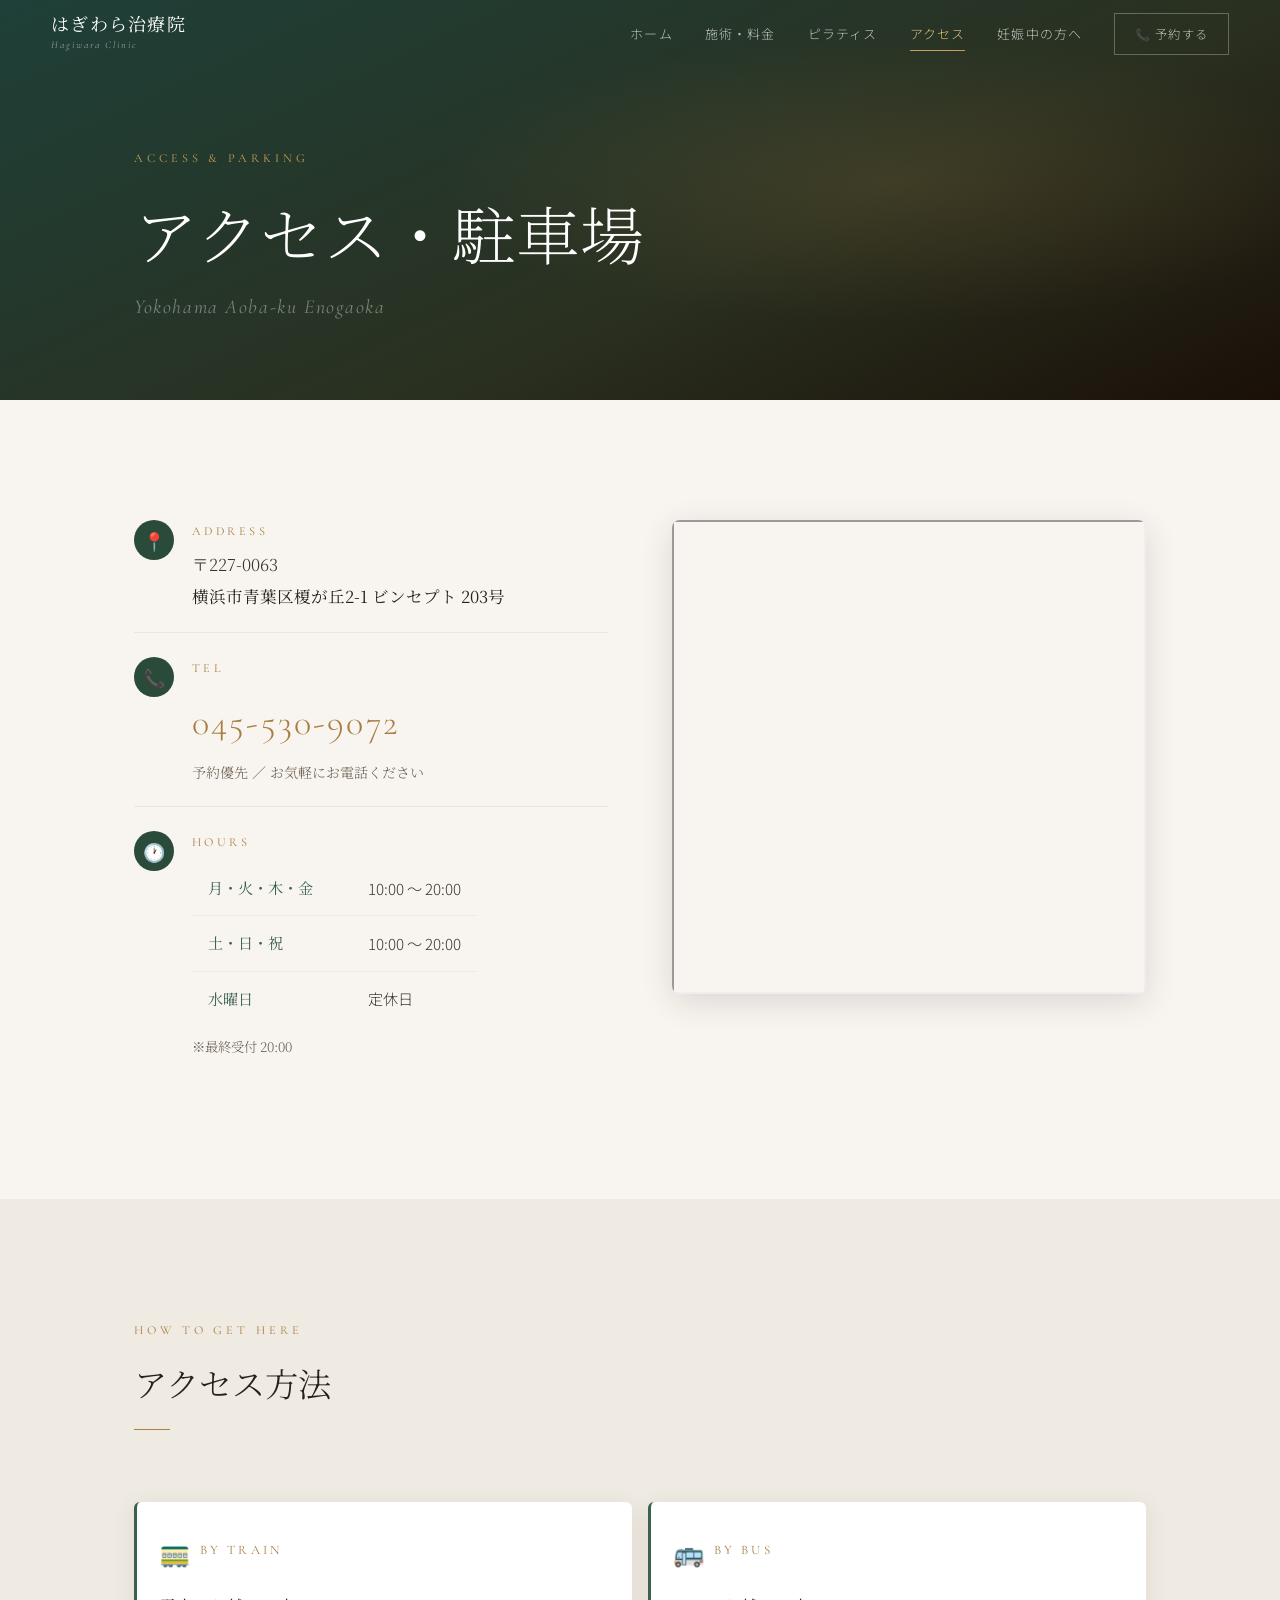
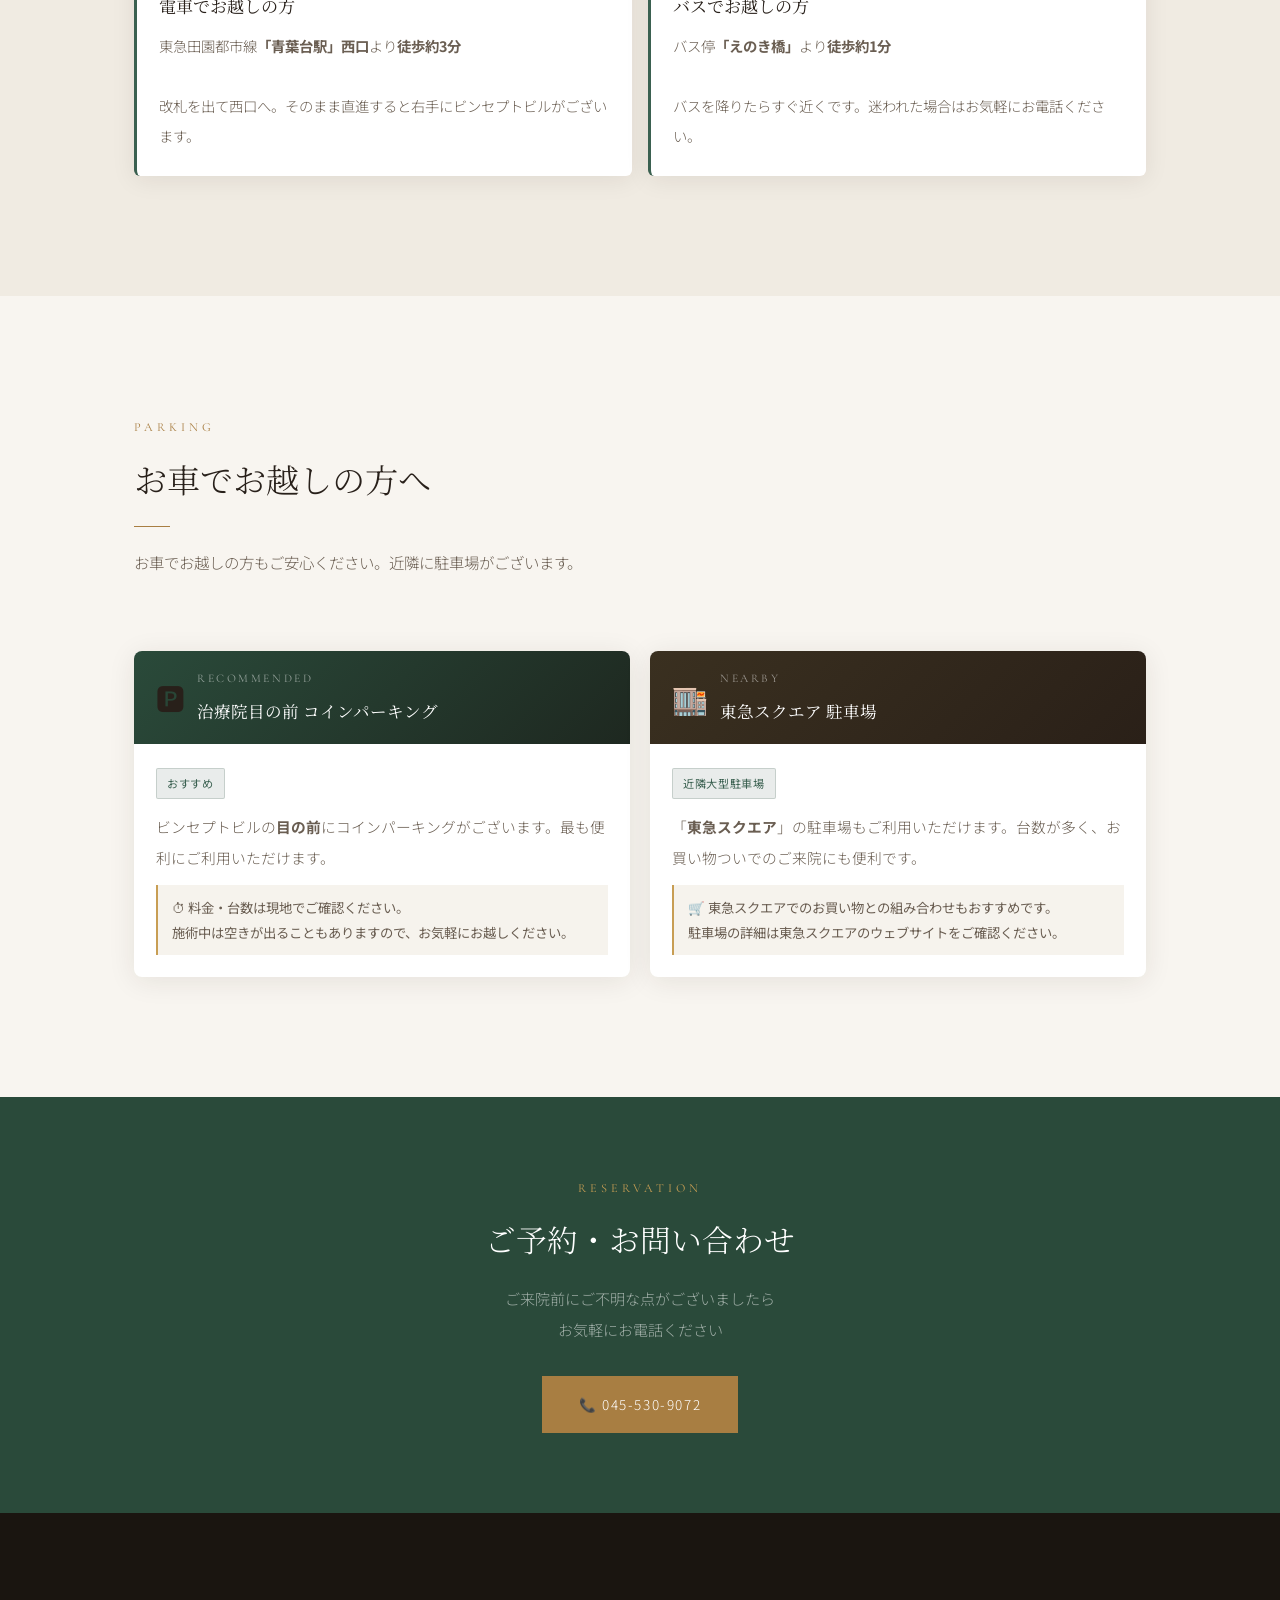
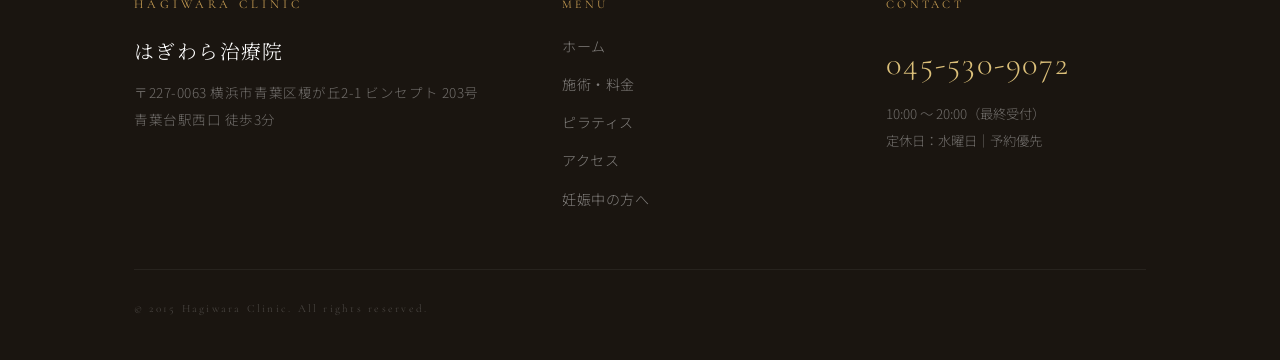
<file: access.html>
<!DOCTYPE html>
<html lang="ja">
<head>
<meta charset="UTF-8">
<meta name="viewport" content="width=device-width, initial-scale=1.0">
<title>アクセス・駐車場 | はぎわら治療院</title>
<meta name="description" content="はぎわら治療院へのアクセス。横浜市青葉区榎が丘。青葉台駅西口徒歩3分。目の前にコインパーキングあり。">
<link rel="preconnect" href="https://fonts.googleapis.com">
<link href="https://fonts.googleapis.com/css2?family=Noto+Serif+JP:wght@200;300;400;500&family=Noto+Sans+JP:wght@300;400&family=Cormorant+Garamond:ital,wght@0,300;0,400;1,300&display=swap" rel="stylesheet">
<link rel="stylesheet" href="css/common.css">
<style>
/* ── Info grid ── */
.access-info-grid{display:grid;grid-template-columns:1fr 1fr;gap:clamp(32px,5vw,64px);align-items:start}
.access-map{border-radius:8px;overflow:hidden;aspect-ratio:1;box-shadow:0 8px 32px rgba(40,28,18,.14)}
.access-map iframe{width:100%;height:100%;display:block;filter:grayscale(.2)}
.info-block{display:flex;flex-direction:column;gap:24px}
.info-row{display:flex;gap:18px;align-items:flex-start;padding-bottom:20px;border-bottom:1px solid rgba(120,100,80,.1)}
.info-row:last-child{border-bottom:none}
.info-icon{width:40px;height:40px;border-radius:50%;background:var(--c-forest);display:flex;align-items:center;justify-content:center;flex-shrink:0;font-size:1rem}
.info-label{font-family:'Cormorant Garamond',serif;font-size:.68rem;letter-spacing:.28em;text-transform:uppercase;color:var(--c-gold);display:block;margin-bottom:5px}
.info-value{font-family:'Noto Serif JP',serif;font-size:.92rem;font-weight:300;color:var(--c-ink2);line-height:1.9}
.info-value strong{font-weight:400;color:var(--c-ink)}
.tel-link{font-family:'Cormorant Garamond',serif;font-size:2rem;font-weight:300;color:var(--c-gold);letter-spacing:.06em;display:block;margin-top:4px}

/* ── Route cards ── */
.route-grid{display:grid;grid-template-columns:1fr 1fr;gap:16px}
.route-card{background:#fff;border-radius:6px;padding:24px 22px;box-shadow:0 4px 24px rgba(40,28,18,.08);border-left:3px solid var(--c-forest2)}
.route-icon-row{display:flex;align-items:center;gap:10px;margin-bottom:12px}
.route-icon{font-size:1.4rem}
.route-type{font-family:'Cormorant Garamond',serif;font-size:.72rem;letter-spacing:.24em;text-transform:uppercase;color:var(--c-gold)}
.route-title{font-family:'Noto Serif JP',serif;font-size:.95rem;font-weight:400;color:var(--c-ink);margin-bottom:8px}
.route-desc{font-size:.8rem;font-weight:300;color:var(--c-ink3);line-height:2.1}

/* ── Parking cards ── */
.parking-grid{display:grid;grid-template-columns:1fr 1fr;gap:20px}
.parking-card{border-radius:8px;overflow:hidden;background:#fff;box-shadow:0 4px 28px rgba(40,28,18,.09)}
.parking-card-top{padding:16px 22px;display:flex;align-items:center;gap:12px}
.parking-card-top--primary{background:linear-gradient(135deg,#2a4a3a,#1e2820)}
.parking-card-top--secondary{background:linear-gradient(135deg,#3a3020,#2a2018)}
.parking-icon{font-size:1.6rem}
.parking-type-label{font-family:'Cormorant Garamond',serif;font-size:.65rem;letter-spacing:.22em;text-transform:uppercase;color:rgba(255,255,255,.5);display:block;margin-bottom:2px}
.parking-name{font-family:'Noto Serif JP',serif;font-size:.92rem;font-weight:400;color:#fff}
.parking-body{padding:18px 22px 22px}
.parking-tag{display:inline-block;font-size:.62rem;font-weight:400;color:var(--c-forest2);background:rgba(42,74,58,.1);border:1px solid rgba(42,74,58,.18);border-radius:2px;padding:3px 10px;margin-bottom:12px;letter-spacing:.06em}
.parking-desc{font-size:.82rem;font-weight:300;color:var(--c-ink3);line-height:2.1}
.parking-note{margin-top:12px;font-size:.74rem;color:var(--c-ink3);background:rgba(240,235,226,.6);border-left:2px solid var(--c-gold2);padding:10px 14px;line-height:1.9}

/* ── Hours table ── */
.hours-table{width:100%;border-collapse:collapse}
.hours-table th,.hours-table td{padding:12px 16px;text-align:left;border-bottom:1px solid rgba(120,100,80,.08);font-size:.84rem;font-weight:300}
.hours-table th{font-family:'Noto Serif JP',serif;font-weight:400;color:var(--c-forest2);white-space:nowrap;width:160px}
.hours-table td{color:var(--c-ink2);line-height:1.8}
.hours-table tr:last-child th,.hours-table tr:last-child td{border-bottom:none}
.closed{color:#c05040;font-weight:400}

@media(max-width:760px){
  .access-info-grid,.route-grid,.parking-grid{grid-template-columns:1fr}
  .access-map{aspect-ratio:4/3}
}
</style>
</head>
<body>

<!-- ナビゲーション -->
<nav id="site-nav">
  <a href="index.html" class="nav-logo">
    <span class="nav-logo__ja">はぎわら治療院</span>
    <span class="nav-logo__en">Hagiwara Clinic</span>
  </a>
  <div class="nav-menu">
    <a href="index.html">ホーム</a>
    <a href="menu.html">施術・料金</a>
    <a href="pilates.html">ピラティス</a>
    <a href="access.html" class="active">アクセス</a>
    <a href="maternity.html">妊娠中の方へ</a>
    <a href="tel:0455309072" class="nav-book">📞 予約する</a>
  </div>
  <button class="nav-burger" id="burger"><span></span><span></span><span></span></button>
</nav>
<div id="nav-drawer">
  <button class="drawer-close" id="drawer-close">✕</button>
  <a href="index.html">ホーム</a>
  <a href="menu.html">施術・料金</a>
  <a href="pilates.html">ピラティス</a>
  <a href="access.html">アクセス</a>
  <a href="maternity.html">妊娠中の方へ</a>
  <a href="tel:0455309072" style="color:var(--c-gold)">📞 045-530-9072</a>
</div>

<!-- ページヒーロー -->
<div class="page-hero">
  <div class="page-hero-bg"></div>
  <div class="page-hero-content">
    <div class="wrap">
      <span class="label label--light">Access &amp; Parking</span>
      <h1 class="heading" style="font-size:clamp(2rem,5vw,3.6rem);font-weight:200;color:#fff;margin-top:10px">アクセス・駐車場</h1>
      <p style="font-family:'Cormorant Garamond',serif;font-style:italic;font-size:clamp(.9rem,1.6vw,1.1rem);color:rgba(255,255,255,.38);letter-spacing:.08em;margin-top:6px">Yokohama Aoba-ku Enogaoka</p>
    </div>
  </div>
</div>

<!-- 基本情報 & 地図 -->
<section class="section section--cream">
  <div class="wrap">
    <div class="access-info-grid">
      <div class="info-block" data-reveal>

        <div class="info-row">
          <div class="info-icon">📍</div>
          <div>
            <span class="info-label">Address</span>
            <p class="info-value">
              〒227-0063<br>
              <strong>横浜市青葉区榎が丘2-1 ビンセプト 203号</strong>
            </p>
          </div>
        </div>

        <div class="info-row">
          <div class="info-icon">📞</div>
          <div>
            <span class="info-label">Tel</span>
            <a class="tel-link" href="tel:0455309072">045-530-9072</a>
            <p class="info-value" style="font-size:.78rem;color:var(--c-ink3)">予約優先 ／ お気軽にお電話ください</p>
          </div>
        </div>

        <div class="info-row">
          <div class="info-icon">🕐</div>
          <div>
            <span class="info-label">Hours</span>
            <table class="hours-table" style="margin-top:6px">
              <tr><th>月・火・木・金</th><td>10:00 〜 20:00</td></tr>
              <tr><th>土・日・祝</th><td>10:00 〜 20:00</td></tr>
              <tr><th>水曜日</th><td class="closed">定休日</td></tr>
            </table>
            <p class="info-value" style="font-size:.74rem;color:var(--c-ink3);margin-top:8px">※最終受付 20:00</p>
          </div>
        </div>

      </div>

      <div data-reveal data-d="2">
        <div class="access-map">
          <iframe
            src="https://www.google.com/maps/embed?pb=!1m18!1m12!1m3!1d3250.2!2d139.5153!3d35.5449!2m3!1f0!2f0!3f0!3m2!1i1024!2i768!4f13.1!3m3!1m2!1s0x60185801cdf79781%3A0x81e7e60bd498c00!2z44Gv44GO44KP44KJ5rW35YWt6Zmi!5e0!3m2!1sja!2sjp!4v1"
            loading="lazy"
            referrerpolicy="no-referrer-when-downgrade"
            title="はぎわら治療院 地図">
          </iframe>
        </div>
      </div>
    </div>
  </div>
</section>

<!-- アクセス方法 -->
<section class="section section--warm">
  <div class="wrap">
    <div class="sec-head" data-reveal>
      <span class="label">How to Get Here</span>
      <h2 class="heading" style="font-size:clamp(1.4rem,2.6vw,2rem);color:var(--c-ink);margin-top:12px">アクセス方法</h2>
      <span class="divider"></span>
    </div>
    <div class="route-grid" data-reveal>
      <div class="route-card">
        <div class="route-icon-row">
          <span class="route-icon">🚃</span>
          <span class="route-type">By Train</span>
        </div>
        <h3 class="route-title">電車でお越しの方</h3>
        <p class="route-desc">
          東急田園都市線<strong>「青葉台駅」西口</strong>より<strong>徒歩約3分</strong><br><br>
          改札を出て西口へ。そのまま直進すると右手にビンセプトビルがございます。
        </p>
      </div>
      <div class="route-card">
        <div class="route-icon-row">
          <span class="route-icon">🚌</span>
          <span class="route-type">By Bus</span>
        </div>
        <h3 class="route-title">バスでお越しの方</h3>
        <p class="route-desc">
          バス停<strong>「えのき橋」</strong>より<strong>徒歩約1分</strong><br><br>
          バスを降りたらすぐ近くです。迷われた場合はお気軽にお電話ください。
        </p>
      </div>
    </div>
  </div>
</section>

<!-- 駐車場 -->
<section class="section section--cream">
  <div class="wrap">
    <div class="sec-head" data-reveal>
      <span class="label">Parking</span>
      <h2 class="heading" style="font-size:clamp(1.4rem,2.6vw,2rem);color:var(--c-ink);margin-top:12px">お車でお越しの方へ</h2>
      <span class="divider"></span>
      <p class="sub">お車でお越しの方もご安心ください。近隣に駐車場がございます。</p>
    </div>
    <div class="parking-grid" data-reveal>

      <div class="parking-card">
        <div class="parking-card-top parking-card-top--primary">
          <span class="parking-icon">🅿️</span>
          <div>
            <span class="parking-type-label">Recommended</span>
            <span class="parking-name">治療院目の前 コインパーキング</span>
          </div>
        </div>
        <div class="parking-body">
          <span class="parking-tag">おすすめ</span>
          <p class="parking-desc">
            ビンセプトビルの<strong>目の前</strong>にコインパーキングがございます。最も便利にご利用いただけます。
          </p>
          <div class="parking-note">
            ⏱ 料金・台数は現地でご確認ください。<br>
            施術中は空きが出ることもありますので、お気軽にお越しください。
          </div>
        </div>
      </div>

      <div class="parking-card">
        <div class="parking-card-top parking-card-top--secondary">
          <span class="parking-icon">🏬</span>
          <div>
            <span class="parking-type-label">Nearby</span>
            <span class="parking-name">東急スクエア 駐車場</span>
          </div>
        </div>
        <div class="parking-body">
          <span class="parking-tag">近隣大型駐車場</span>
          <p class="parking-desc">
            「<strong>東急スクエア</strong>」の駐車場もご利用いただけます。台数が多く、お買い物ついでのご来院にも便利です。
          </p>
          <div class="parking-note">
            🛒 東急スクエアでのお買い物との組み合わせもおすすめです。<br>
            駐車場の詳細は東急スクエアのウェブサイトをご確認ください。
          </div>
        </div>
      </div>

    </div>
  </div>
</section>

<!-- CTA -->
<section class="section section--forest" style="padding:clamp(48px,7vw,80px) 0;text-align:center">
  <div class="wrap">
    <p class="label label--light" style="justify-content:center;margin-bottom:14px">Reservation</p>
    <h2 class="heading" style="font-size:clamp(1.3rem,2.4vw,1.9rem);color:#fff;margin-bottom:20px">ご予約・お問い合わせ</h2>
    <p style="font-size:.84rem;font-weight:300;color:rgba(255,255,255,.55);margin-bottom:32px;line-height:2">
      ご来院前にご不明な点がございましたら<br>お気軽にお電話ください
    </p>
    <a class="btn btn-fill" href="tel:0455309072">📞 045-530-9072</a>
  </div>
</section>

<!-- フッター -->
<footer id="site-footer">
  <div class="wrap">
    <div class="footer-inner">
      <div class="footer-brand">
        <span class="label label--light" style="margin-bottom:14px">Hagiwara Clinic</span>
        <p class="footer-name">はぎわら治療院</p>
        <p class="footer-addr">〒227-0063 横浜市青葉区榎が丘2-1 ビンセプト 203号<br>青葉台駅西口 徒歩3分</p>
      </div>
      <div>
        <p class="footer-col-title">Menu</p>
        <div class="footer-links">
          <a href="index.html">ホーム</a>
          <a href="menu.html">施術・料金</a>
          <a href="pilates.html">ピラティス</a>
          <a href="access.html">アクセス</a>
          <a href="maternity.html">妊娠中の方へ</a>
        </div>
      </div>
      <div>
        <p class="footer-col-title">Contact</p>
        <a class="footer-tel" href="tel:0455309072">045-530-9072</a>
        <p class="footer-hours">10:00 〜 20:00（最終受付）<br>定休日：水曜日｜予約優先</p>
      </div>
    </div>
    <p class="footer-copy">© 2015 Hagiwara Clinic. All rights reserved.</p>
  </div>
</footer>

<script>
const nav = document.getElementById('site-nav');
window.addEventListener('scroll', () => nav.classList.toggle('scrolled', scrollY > 60), {passive:true});
document.getElementById('burger').addEventListener('click', () => document.getElementById('nav-drawer').classList.add('open'));
document.getElementById('drawer-close').addEventListener('click', () => document.getElementById('nav-drawer').classList.remove('open'));
const ro = new IntersectionObserver(es => es.forEach(e => { if(e.isIntersecting){e.target.classList.add('on');ro.unobserve(e.target)} }), {threshold:.1});
document.querySelectorAll('[data-reveal]').forEach(el => ro.observe(el));
</script>
</body>
</html>
</file>
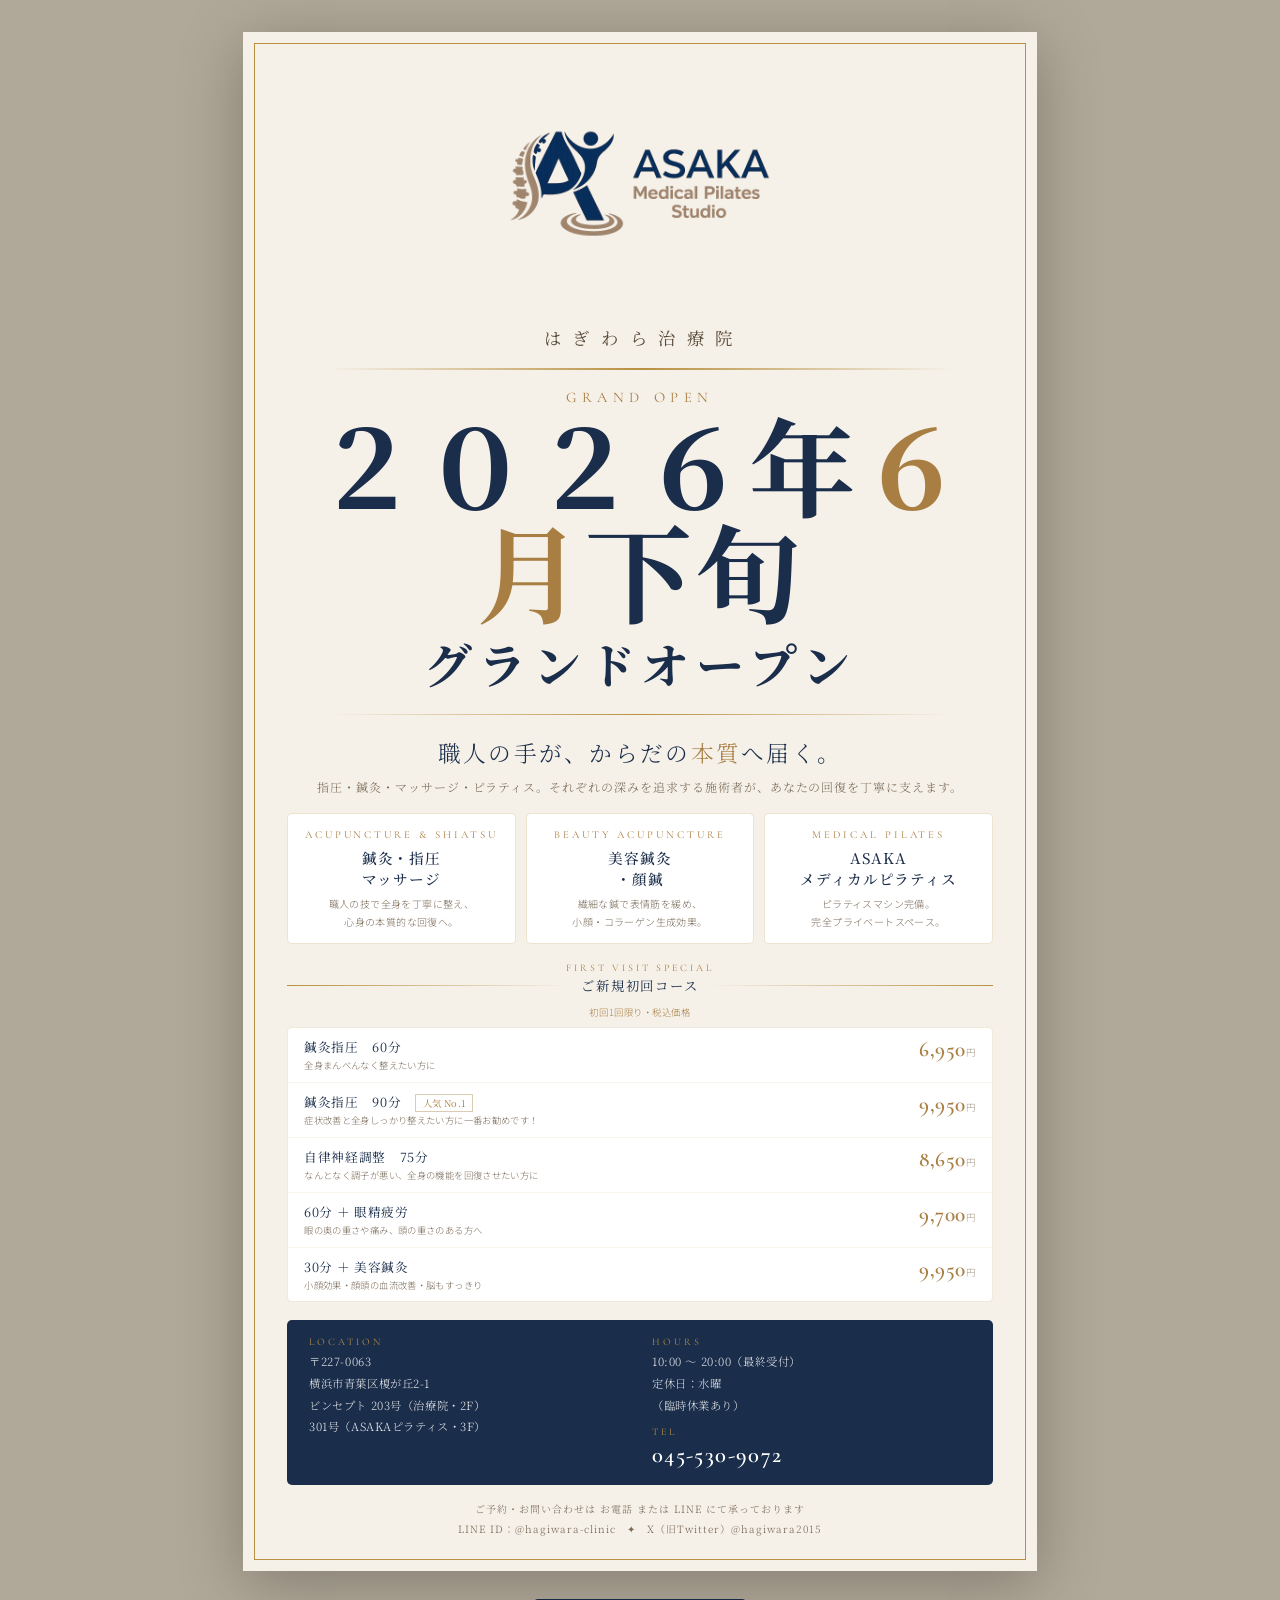
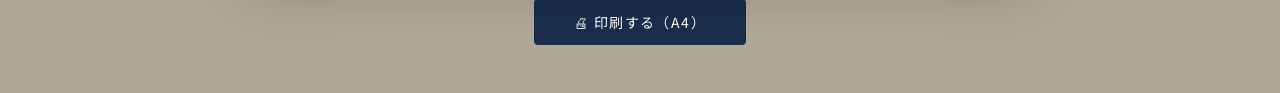
<file: flyer-grand-open.html>
<!DOCTYPE html>
<html lang="ja">
<head>
<meta charset="UTF-8">
<meta name="viewport" content="width=device-width, initial-scale=1.0">
<title>グランドオープンチラシ — はぎわら治療院</title>
<link href="https://fonts.googleapis.com/css2?family=Noto+Serif+JP:wght@200;300;400;500;700&family=Noto+Sans+JP:wght@300;400;700&family=Cormorant+Garamond:ital,wght@0,400;0,600;1,400&display=swap" rel="stylesheet">
<style>
@page { size: A4 portrait; margin: 0; }
@media print {
  body { -webkit-print-color-adjust: exact; print-color-adjust: exact; }
  .no-print { display: none; }
}
* { box-sizing: border-box; margin: 0; padding: 0; }

body {
  font-family: 'Noto Sans JP', sans-serif;
  background: #b0a898;
  display: flex;
  flex-direction: column;
  align-items: center;
  padding: 32px 16px 48px;
}

.poster {
  width: 210mm;
  min-height: 297mm;
  background: #f5f0e8;
  position: relative;
  display: flex;
  flex-direction: column;
  align-items: center;
  padding: 32px 44px 32px;
  box-shadow: 0 12px 60px rgba(0,0,0,.25);
}

.poster::after {
  content: '';
  position: absolute;
  inset: 11px;
  border: 1.5px solid #b89040;
  pointer-events: none;
}

/* ─── HEADER ─── */
.logo-wrap {
  margin-bottom: 16px;
}
.logo-wrap img {
  width: 360px;
  height: auto;
}

.clinic-name {
  font-family: 'Noto Serif JP', serif;
  font-size: 13pt;
  font-weight: 400;
  color: #5a4a38;
  letter-spacing: .22em;
  text-align: center;
  margin-bottom: 18px;
}

.divider {
  width: 88%;
  height: 1.5px;
  background: linear-gradient(to right, transparent, #b89040, transparent);
  margin-bottom: 18px;
}

/* ─── GRAND OPEN BLOCK ─── */
.open-block {
  text-align: center;
  margin-bottom: 16px;
}

.open-label {
  font-family: 'Cormorant Garamond', serif;
  font-size: 11pt;
  letter-spacing: .38em;
  text-transform: uppercase;
  color: #a87e42;
  display: block;
  margin-bottom: 4px;
}

.open-date-row {
  display: flex;
  align-items: baseline;
  justify-content: center;
  gap: 4px;
  line-height: 1;
}

.open-month {
  font-family: 'Noto Serif JP', serif;
  font-size: 80pt;
  font-weight: 700;
  color: #1a2d4a;
  letter-spacing: .02em;
}
.open-month em {
  font-style: normal;
  color: #a87e42;
}

.open-timing {
  font-family: 'Noto Serif JP', serif;
  font-size: 36pt;
  font-weight: 700;
  color: #1a2d4a;
  letter-spacing: .14em;
  display: block;
  margin-top: 6px;
}

/* ─── TAGLINE ─── */
.tagline-block {
  text-align: center;
  margin-bottom: 18px;
}

.tagline-main {
  font-family: 'Noto Serif JP', serif;
  font-size: 17pt;
  font-weight: 300;
  color: #1a2d4a;
  letter-spacing: .1em;
  line-height: 1.7;
}
.tagline-main em {
  font-style: normal;
  color: #a87e42;
}

.tagline-sub {
  font-family: 'Noto Serif JP', serif;
  font-size: 9pt;
  font-weight: 300;
  color: #7a6a58;
  letter-spacing: .08em;
  margin-top: 6px;
}

/* ─── SERVICES ─── */
.svc-grid {
  display: grid;
  grid-template-columns: repeat(3, 1fr);
  gap: 10px;
  width: 100%;
  margin-bottom: 18px;
}

.svc-card {
  background: #fff;
  border: 1px solid rgba(184,144,64,.25);
  border-radius: 5px;
  padding: 14px 12px 12px;
  text-align: center;
  display: flex;
  flex-direction: column;
  align-items: center;
  gap: 6px;
}

.svc-en {
  font-family: 'Cormorant Garamond', serif;
  font-size: 8pt;
  letter-spacing: .28em;
  text-transform: uppercase;
  color: #a87e42;
}

.svc-name {
  font-family: 'Noto Serif JP', serif;
  font-size: 11pt;
  font-weight: 500;
  color: #1a2d4a;
  letter-spacing: .06em;
}

.svc-desc {
  font-size: 7.5pt;
  font-weight: 300;
  color: #7a6a58;
  line-height: 1.8;
  letter-spacing: .04em;
}

/* ─── FIRST VISIT ─── */
.price-section {
  width: 100%;
  margin-bottom: 18px;
}

.price-head {
  display: flex;
  align-items: center;
  gap: 12px;
  margin-bottom: 10px;
}

.price-head-line {
  flex: 1;
  height: 1px;
  background: linear-gradient(to right, #b89040, transparent);
}
.price-head-line.rev {
  background: linear-gradient(to left, #b89040, transparent);
}

.price-head-title {
  font-family: 'Noto Serif JP', serif;
  font-size: 10pt;
  font-weight: 400;
  color: #1a2d4a;
  letter-spacing: .14em;
  white-space: nowrap;
}

.price-head-en {
  font-family: 'Cormorant Garamond', serif;
  font-size: 7.5pt;
  letter-spacing: .3em;
  text-transform: uppercase;
  color: #a87e42;
  text-align: center;
  display: block;
  margin-bottom: 2px;
}

.price-note {
  font-size: 7pt;
  font-weight: 300;
  color: #a87e42;
  letter-spacing: .06em;
  text-align: center;
  margin-bottom: 8px;
}

.price-rows {
  width: 100%;
  display: flex;
  flex-direction: column;
  gap: 0;
  background: #fff;
  border: 1px solid rgba(184,144,64,.2);
  border-radius: 5px;
  overflow: hidden;
}

.price-row {
  display: flex;
  align-items: flex-start;
  justify-content: space-between;
  padding: 9px 16px;
  border-bottom: 1px solid rgba(184,144,64,.1);
  gap: 10px;
}
.price-row:last-child { border-bottom: none; }

.price-row-left {
  display: flex;
  flex-direction: column;
  gap: 2px;
}

.price-row-name {
  font-family: 'Noto Serif JP', serif;
  font-size: 9.5pt;
  font-weight: 400;
  color: #1a2d4a;
  letter-spacing: .05em;
}

.price-row-desc {
  font-size: 7pt;
  font-weight: 300;
  color: #7a6a58;
  letter-spacing: .04em;
  line-height: 1.6;
}

.price-row-right {
  text-align: right;
  flex-shrink: 0;
}

.price-val {
  font-family: 'Cormorant Garamond', serif;
  font-size: 16pt;
  font-weight: 600;
  color: #a87e42;
  letter-spacing: .02em;
  line-height: 1;
}

.price-yen {
  font-family: 'Noto Sans JP', sans-serif;
  font-size: 7pt;
  font-weight: 300;
  color: #9a8a78;
  margin-left: 1px;
}

.price-tax {
  font-size: 6.5pt;
  color: #9a8a78;
  font-weight: 300;
  margin-top: 1px;
}

/* ─── INFO ─── */
.info-section {
  width: 100%;
  background: #1a2d4a;
  border-radius: 5px;
  padding: 16px 22px;
  display: grid;
  grid-template-columns: 1fr 1fr;
  gap: 10px 24px;
  margin-bottom: 14px;
}

.info-block {}

.info-label {
  font-family: 'Cormorant Garamond', serif;
  font-size: 7.5pt;
  letter-spacing: .3em;
  text-transform: uppercase;
  color: #b89040;
  display: block;
  margin-bottom: 3px;
}

.info-value {
  font-family: 'Noto Serif JP', serif;
  font-size: 8.5pt;
  font-weight: 300;
  color: rgba(255,255,255,.88);
  line-height: 1.9;
  letter-spacing: .05em;
}

.info-tel {
  font-family: 'Cormorant Garamond', serif;
  font-size: 17pt;
  font-weight: 600;
  color: #fff;
  letter-spacing: .06em;
}

/* ─── FOOTER ─── */
.footer-note {
  font-family: 'Noto Serif JP', serif;
  font-size: 7.5pt;
  font-weight: 300;
  color: #7a6a58;
  letter-spacing: .1em;
  text-align: center;
  line-height: 2;
}

.print-btn {
  margin-top: 28px;
  padding: 13px 40px;
  background: #1a2d4a;
  color: #fff;
  font-family: 'Noto Sans JP', sans-serif;
  font-size: 14px;
  border: none;
  border-radius: 4px;
  cursor: pointer;
  letter-spacing: .1em;
  transition: background .2s;
}
.print-btn:hover { background: #2a4a70; }
</style>
</head>
<body>

<div class="poster">

  <!-- ロゴ -->
  <div class="logo-wrap">
    <img src="images/決定稿背景なしふちなし.png" alt="はぎわら治療院">
  </div>

  <p class="clinic-name">は ぎ わ ら 治 療 院</p>

  <div class="divider"></div>

  <!-- グランドオープン -->
  <div class="open-block">
    <span class="open-label">Grand Open</span>
    <div class="open-date-row">
      <span class="open-month">２０２６年<em>６月</em>下旬</span>
    </div>
    <span class="open-timing">グランドオープン</span>
  </div>

  <div class="divider"></div>

  <!-- タグライン -->
  <div class="tagline-block">
    <p class="tagline-main">職人の手が、からだの<em>本質</em>へ届く。</p>
    <p class="tagline-sub">指圧・鍼灸・マッサージ・ピラティス。それぞれの深みを追求する施術者が、あなたの回復を丁寧に支えます。</p>
  </div>

  <!-- サービス -->
  <div class="svc-grid">
    <div class="svc-card">
      <span class="svc-en">Acupuncture &amp; Shiatsu</span>
      <p class="svc-name">鍼灸・指圧<br>マッサージ</p>
      <p class="svc-desc">職人の技で全身を丁寧に整え、<br>心身の本質的な回復へ。</p>
    </div>
    <div class="svc-card">
      <span class="svc-en">Beauty Acupuncture</span>
      <p class="svc-name">美容鍼灸<br>・顔鍼</p>
      <p class="svc-desc">繊細な鍼で表情筋を緩め、<br>小顔・コラーゲン生成効果。</p>
    </div>
    <div class="svc-card">
      <span class="svc-en">Medical Pilates</span>
      <p class="svc-name">ASAKA<br>メディカルピラティス</p>
      <p class="svc-desc">ピラティスマシン完備。<br>完全プライベートスペース。</p>
    </div>
  </div>

  <!-- ご新規初回コース -->
  <div class="price-section">
    <span class="price-head-en">First Visit Special</span>
    <div class="price-head">
      <div class="price-head-line"></div>
      <span class="price-head-title">ご新規初回コース</span>
      <div class="price-head-line rev"></div>
    </div>
    <p class="price-note">初回1回限り・税込価格</p>
    <div class="price-rows">
      <div class="price-row">
        <div class="price-row-left">
          <span class="price-row-name">鍼灸指圧　60分</span>
          <span class="price-row-desc">全身まんべんなく整えたい方に</span>
        </div>
        <div class="price-row-right">
          <span class="price-val">6,950<span class="price-yen">円</span></span>
        </div>
      </div>
      <div class="price-row">
        <div class="price-row-left">
          <span class="price-row-name">鍼灸指圧　90分　<span style="font-size:7pt;color:#a87e42;border:1px solid rgba(168,126,66,.4);padding:1px 7px;letter-spacing:.04em">人気 No.1</span></span>
          <span class="price-row-desc">症状改善と全身しっかり整えたい方に一番お勧めです！</span>
        </div>
        <div class="price-row-right">
          <span class="price-val">9,950<span class="price-yen">円</span></span>
        </div>
      </div>
      <div class="price-row">
        <div class="price-row-left">
          <span class="price-row-name">自律神経調整　75分</span>
          <span class="price-row-desc">なんとなく調子が悪い、全身の機能を回復させたい方に</span>
        </div>
        <div class="price-row-right">
          <span class="price-val">8,650<span class="price-yen">円</span></span>
        </div>
      </div>
      <div class="price-row">
        <div class="price-row-left">
          <span class="price-row-name">60分 ＋ 眼精疲労</span>
          <span class="price-row-desc">眼の奥の重さや痛み、頭の重さのある方へ</span>
        </div>
        <div class="price-row-right">
          <span class="price-val">9,700<span class="price-yen">円</span></span>
        </div>
      </div>
      <div class="price-row">
        <div class="price-row-left">
          <span class="price-row-name">30分 ＋ 美容鍼灸</span>
          <span class="price-row-desc">小顔効果・顔頭の血流改善・脳もすっきり</span>
        </div>
        <div class="price-row-right">
          <span class="price-val">9,950<span class="price-yen">円</span></span>
        </div>
      </div>
    </div>
  </div>

  <!-- 院内情報 -->
  <div class="info-section">
    <div class="info-block">
      <span class="info-label">Location</span>
      <p class="info-value">
        〒227-0063<br>
        横浜市青葉区榎が丘2-1<br>
        ビンセプト 203号（治療院・2F）<br>
        301号（ASAKAピラティス・3F）
      </p>
    </div>
    <div class="info-block">
      <span class="info-label">Hours</span>
      <p class="info-value">
        10:00 〜 20:00（最終受付）<br>
        定休日：水曜<br>（臨時休業あり）
      </p>
      <div style="margin-top:10px">
        <span class="info-label">Tel</span>
        <p class="info-tel">045-530-9072</p>
      </div>
    </div>
  </div>

  <!-- フッター -->
  <p class="footer-note">
    ご予約・お問い合わせは お電話 または LINE にて承っております<br>
    LINE ID：@hagiwara-clinic　✦　X（旧Twitter）@hagiwara2015
  </p>

</div>

<button class="print-btn no-print" onclick="window.print()">🖨 印刷する（A4）</button>

</body>
</html>
</file>
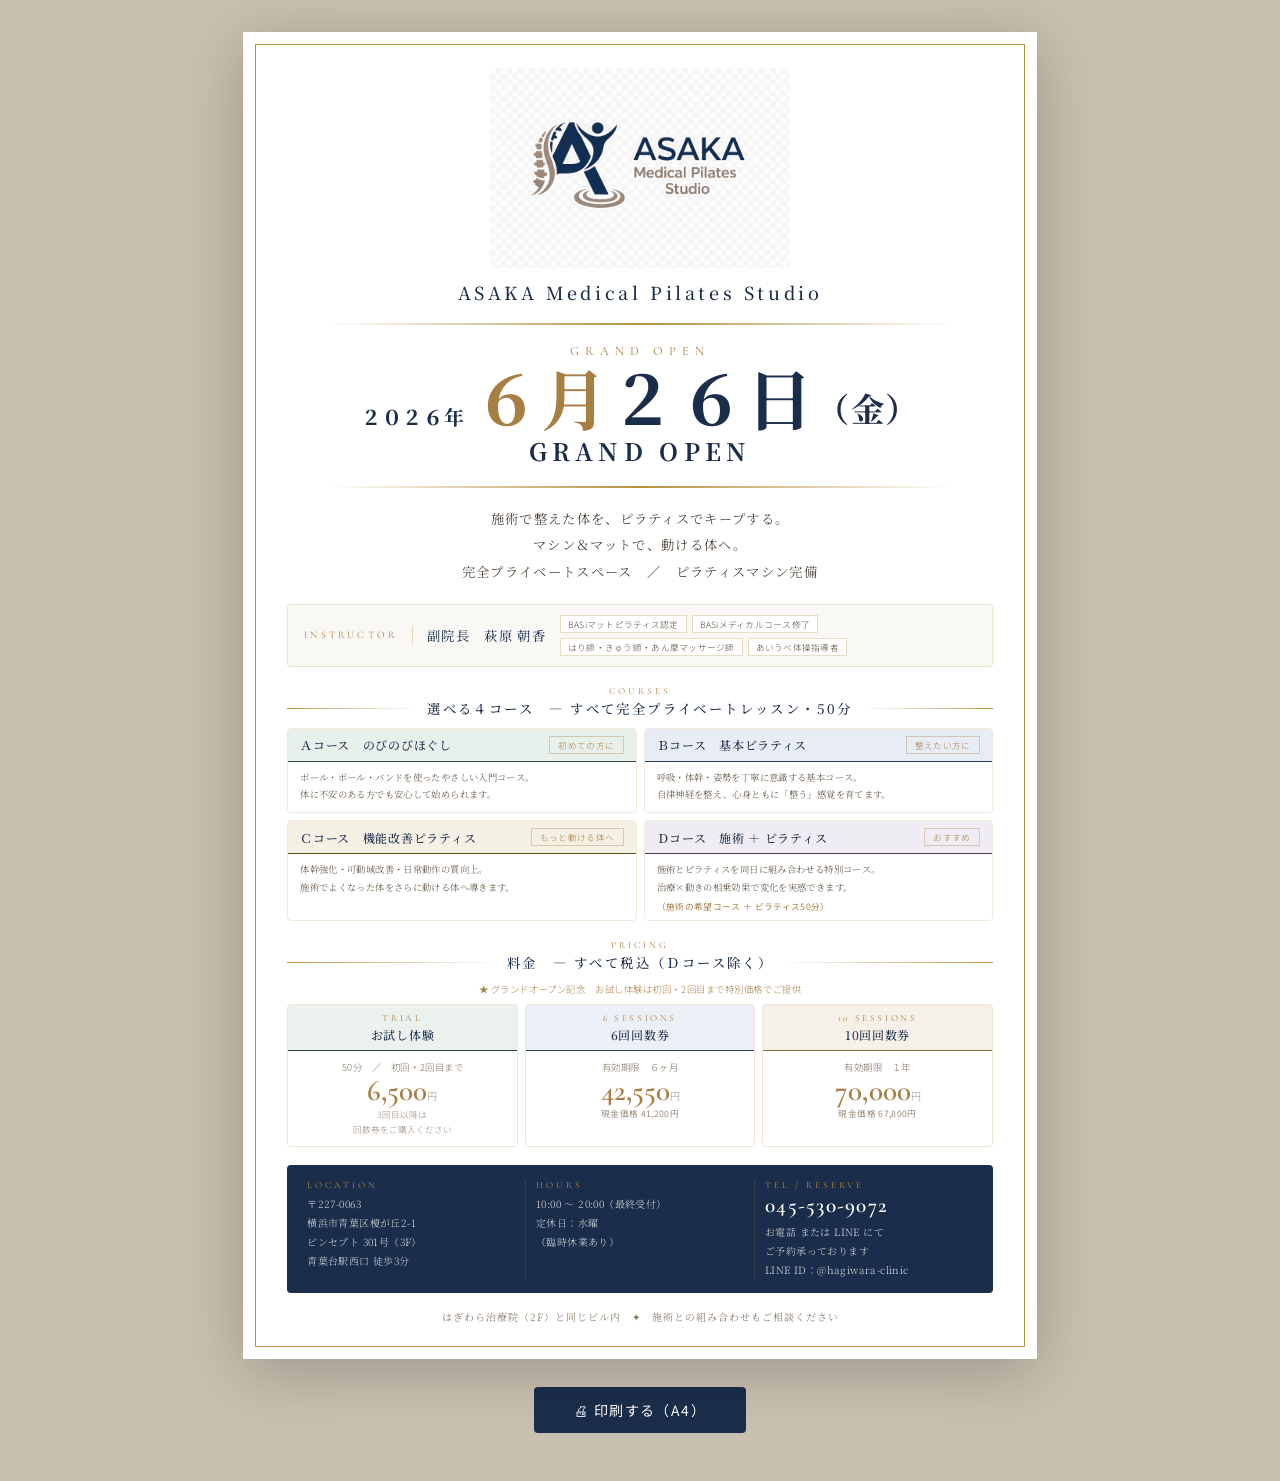
<file: flyer-pilates-grandopen.html>
<!DOCTYPE html>
<html lang="ja">
<head>
<meta charset="UTF-8">
<meta name="viewport" content="width=device-width, initial-scale=1.0">
<title>グランドオープンチラシ — ASAKA Medical Pilates Studio</title>
<link href="https://fonts.googleapis.com/css2?family=Noto+Serif+JP:wght@300;400;500;700&family=Noto+Sans+JP:wght@300;400;700&family=Cormorant+Garamond:wght@400;600&display=swap" rel="stylesheet">
<style>
@page { size: A4 portrait; margin: 0; }
@media print {
  body { -webkit-print-color-adjust: exact; print-color-adjust: exact; }
  .no-print { display: none; }
}
* { box-sizing: border-box; margin: 0; padding: 0; }

body {
  font-family: 'Noto Sans JP', sans-serif;
  background: #c8c0b0;
  display: flex;
  flex-direction: column;
  align-items: center;
  padding: 32px 16px 48px;
}

/* ── ポスター本体 ── */
.poster {
  width: 210mm;
  min-height: 297mm;
  background: #fff;
  position: relative;
  display: flex;
  flex-direction: column;
  align-items: center;
  padding: 36px 44px 32px;
  box-shadow: 0 12px 60px rgba(0,0,0,.22);
}

/* 金枠 */
.poster::after {
  content: '';
  position: absolute;
  inset: 12px;
  border: 1.5px solid #b89040;
  pointer-events: none;
}

.poster-inner {
  position: relative;
  z-index: 2;
  width: 100%;
  display: flex;
  flex-direction: column;
  align-items: center;
}

/* ── ロゴ ── */
.logo-wrap {
  margin-bottom: 6px;
  text-align: center;
}
.logo-wrap img {
  width: 300px;
  height: auto;
}

/* ── スタジオ名 ── */
.studio-name {
  font-family: 'Noto Serif JP', serif;
  font-size: 13.5pt;
  font-weight: 500;
  color: #1a2d4a;
  letter-spacing: .2em;
  text-align: center;
  margin-bottom: 18px;
}
.studio-name-en {
  font-family: 'Cormorant Garamond', serif;
  font-size: 9pt;
  font-weight: 400;
  letter-spacing: .36em;
  color: #a87e42;
  text-align: center;
  display: block;
  margin-bottom: 16px;
}

/* ── 区切り ── */
.divider {
  width: 88%;
  height: 1.5px;
  background: linear-gradient(to right, transparent, #b89040, transparent);
  margin-bottom: 18px;
}

/* ── GRAND OPEN ブロック ── */
.open-block {
  text-align: center;
  margin-bottom: 18px;
}
.open-label {
  font-family: 'Cormorant Garamond', serif;
  font-size: 9.5pt;
  letter-spacing: .46em;
  text-transform: uppercase;
  color: #a87e42;
  display: block;
  margin-bottom: 4px;
}
.open-date-row {
  display: flex;
  align-items: baseline;
  justify-content: center;
  gap: 2px;
  line-height: 1;
  flex-wrap: nowrap;
  white-space: nowrap;
}
.open-year {
  font-family: 'Noto Serif JP', serif;
  font-size: 15pt;
  font-weight: 700;
  color: #1a2d4a;
  letter-spacing: .04em;
}
.open-month {
  font-family: 'Noto Serif JP', serif;
  font-size: 50pt;
  font-weight: 700;
  color: #1a2d4a;
  line-height: 1;
  letter-spacing: .02em;
  white-space: nowrap;
}
.open-month em {
  font-style: normal;
  color: #a87e42;
}
.open-day {
  font-family: 'Noto Serif JP', serif;
  font-size: 25pt;
  font-weight: 700;
  color: #1a2d4a;
  letter-spacing: .04em;
  align-self: flex-end;
  padding-bottom: 4px;
}
.open-timing {
  font-family: 'Noto Serif JP', serif;
  font-size: 18pt;
  font-weight: 700;
  color: #1a2d4a;
  letter-spacing: .22em;
  display: block;
  margin-top: 4px;
}

/* ── キャッチ ── */
.tagline {
  font-family: 'Noto Serif JP', serif;
  font-size: 10pt;
  font-weight: 300;
  color: #3a2e22;
  letter-spacing: .1em;
  line-height: 2;
  text-align: center;
  margin-bottom: 18px;
}

/* ── セクション見出し ── */
.sec-head {
  width: 100%;
  display: flex;
  align-items: center;
  gap: 10px;
  margin-bottom: 10px;
}
.sec-head-line {
  flex: 1;
  height: 1px;
  background: linear-gradient(to right, #b89040, transparent);
}
.sec-head-line.rev {
  background: linear-gradient(to left, #b89040, transparent);
}
.sec-head-title {
  font-family: 'Noto Serif JP', serif;
  font-size: 10pt;
  font-weight: 500;
  color: #1a2d4a;
  letter-spacing: .18em;
  white-space: nowrap;
}
.sec-head-en {
  font-family: 'Cormorant Garamond', serif;
  font-size: 7pt;
  letter-spacing: .32em;
  text-transform: uppercase;
  color: #a87e42;
  text-align: center;
  display: block;
  margin-bottom: 2px;
}

/* ── コース ── */
.courses-wrap {
  width: 100%;
  margin-bottom: 18px;
}
.courses-grid {
  display: grid;
  grid-template-columns: 1fr 1fr;
  gap: 7px;
}
.course-card {
  border: 1px solid rgba(184,144,64,.2);
  border-radius: 4px;
  overflow: hidden;
}
.course-head {
  display: flex;
  align-items: center;
  justify-content: space-between;
  padding: 7px 12px;
  gap: 6px;
}
.course-head--a { background: #e8f0ec; border-bottom: 1.5px solid #2a4a3a; }
.course-head--b { background: #e8ecf4; border-bottom: 1.5px solid #2a3c5a; }
.course-head--c { background: #f4f0e4; border-bottom: 1.5px solid #5a4a20; }
.course-head--d { background: #f0ecf4; border-bottom: 1.5px solid #4a3a5a; }
.course-label {
  font-family: 'Noto Serif JP', serif;
  font-size: 9pt;
  font-weight: 500;
  color: #1a2d4a;
  letter-spacing: .06em;
}
.course-badge {
  font-size: 6.5pt;
  font-weight: 300;
  color: #a87e42;
  border: 1px solid rgba(168,126,66,.35);
  padding: 2px 8px;
  white-space: nowrap;
  flex-shrink: 0;
  letter-spacing: .04em;
}
.course-body {
  background: #fff;
  padding: 7px 12px 8px;
}
.course-desc {
  font-family: 'Noto Serif JP', serif;
  font-size: 7pt;
  font-weight: 300;
  color: #5a4a38;
  line-height: 1.9;
  letter-spacing: .04em;
}
.course-note {
  font-size: 6.5pt;
  color: #a87e42;
  margin-top: 3px;
  letter-spacing: .04em;
}

/* ── 料金 ── */
.pricing-wrap {
  width: 100%;
  margin-bottom: 18px;
}
.pricing-note {
  font-size: 7pt;
  font-weight: 300;
  color: #a87e42;
  letter-spacing: .06em;
  text-align: center;
  margin-bottom: 8px;
}
.pricing-grid {
  display: grid;
  grid-template-columns: repeat(3, 1fr);
  gap: 7px;
}
.price-card {
  border: 1px solid rgba(184,144,64,.22);
  border-radius: 4px;
  overflow: hidden;
  text-align: center;
}
.price-card-head {
  padding: 7px 10px;
  border-bottom: 1.5px solid rgba(184,144,64,.25);
}
.price-card-head--trial { background: #ebf2ee; border-bottom-color: #2a4a3a; }
.price-card-head--6     { background: #ebf0f6; border-bottom-color: #2a3c5a; }
.price-card-head--10    { background: #f5f0e8; border-bottom-color: #8a6a30; }
.price-plan-badge {
  font-family: 'Cormorant Garamond', serif;
  font-size: 7pt;
  letter-spacing: .28em;
  text-transform: uppercase;
  color: #a87e42;
  display: block;
  margin-bottom: 2px;
}
.price-plan-name {
  font-family: 'Noto Serif JP', serif;
  font-size: 9pt;
  font-weight: 500;
  color: #1a2d4a;
  letter-spacing: .06em;
}
.price-card-body {
  background: #fff;
  padding: 9px 10px 10px;
  display: flex;
  flex-direction: column;
  align-items: center;
  gap: 2px;
}
.price-mins {
  font-size: 7pt;
  font-weight: 300;
  color: #7a6a58;
  letter-spacing: .06em;
}
.price-val {
  font-family: 'Cormorant Garamond', serif;
  font-size: 22pt;
  font-weight: 600;
  color: #a87e42;
  line-height: 1;
}
.price-val small {
  font-family: 'Noto Sans JP', sans-serif;
  font-size: 7.5pt;
  font-weight: 300;
  color: #9a8a78;
}
.price-cash {
  font-size: 6.5pt;
  color: #9a8a78;
  letter-spacing: .04em;
}
.price-sub {
  font-size: 6.5pt;
  font-weight: 300;
  color: #9a8a78;
  line-height: 1.7;
  padding: 0 4px;
}

/* ── インストラクター ── */
.instructor-bar {
  width: 100%;
  border: 1px solid rgba(184,144,64,.2);
  border-radius: 4px;
  padding: 10px 16px;
  display: flex;
  align-items: center;
  gap: 14px;
  margin-bottom: 18px;
  background: #faf8f4;
}
.instructor-label {
  font-family: 'Cormorant Garamond', serif;
  font-size: 7.5pt;
  letter-spacing: .32em;
  text-transform: uppercase;
  color: #a87e42;
  white-space: nowrap;
}
.instructor-sep {
  width: 1px;
  height: 18px;
  background: rgba(184,144,64,.3);
}
.instructor-name {
  font-family: 'Noto Serif JP', serif;
  font-size: 10pt;
  font-weight: 400;
  color: #1a2d4a;
  letter-spacing: .1em;
  white-space: nowrap;
}
.license-tags {
  display: flex;
  gap: 5px;
  flex-wrap: wrap;
  margin-left: auto;
}
.license-tag {
  font-size: 6.5pt;
  font-weight: 300;
  color: #5a4a38;
  border: 1px solid rgba(184,144,64,.3);
  padding: 2px 7px;
  letter-spacing: .03em;
  background: #fff;
}

/* ── フッター情報 ── */
.info-bar {
  width: 100%;
  background: #1a2d4a;
  border-radius: 4px;
  padding: 14px 20px;
  display: grid;
  grid-template-columns: 1fr auto 1fr auto 1fr;
  align-items: start;
  gap: 10px;
  margin-bottom: 14px;
}
.info-block {}
.info-label {
  font-family: 'Cormorant Garamond', serif;
  font-size: 7pt;
  letter-spacing: .32em;
  text-transform: uppercase;
  color: #b89040;
  display: block;
  margin-bottom: 3px;
}
.info-value {
  font-family: 'Noto Serif JP', serif;
  font-size: 7.5pt;
  font-weight: 300;
  color: rgba(255,255,255,.82);
  line-height: 1.9;
  letter-spacing: .04em;
}
.info-tel {
  font-family: 'Cormorant Garamond', serif;
  font-size: 16pt;
  font-weight: 600;
  color: #fff;
  letter-spacing: .06em;
  line-height: 1.1;
}
.info-sep {
  width: 1px;
  background: rgba(184,144,64,.2);
  align-self: stretch;
}

/* ── フッターノート ── */
.footer-note {
  font-family: 'Noto Serif JP', serif;
  font-size: 7.5pt;
  font-weight: 300;
  color: #7a6a58;
  letter-spacing: .1em;
  text-align: center;
  line-height: 2;
}

/* ── 印刷ボタン ── */
.print-btn {
  margin-top: 28px;
  padding: 13px 40px;
  background: #1a2d4a;
  color: #fff;
  font-family: 'Noto Sans JP', sans-serif;
  font-size: 14px;
  border: none;
  border-radius: 4px;
  cursor: pointer;
  letter-spacing: .1em;
  transition: background .2s;
}
.print-btn:hover { background: #2a4a70; }
</style>
</head>
<body>

<div class="poster">
  <div class="poster-inner">

    <!-- ロゴ -->
    <div class="logo-wrap">
      <img src="images/logo-asaka-2026.png" alt="ASAKA Medical Pilates Studio">
    </div>

    <!-- スタジオ名 -->
    <p class="studio-name">ASAKA Medical Pilates Studio</p>

    <div class="divider"></div>

    <!-- GRAND OPEN 告知 -->
    <div class="open-block">
      <span class="open-label">Grand Open</span>
      <div class="open-date-row">
        <span class="open-year">２０２６年&nbsp;</span>
        <span class="open-month"><em>６月</em>２６日</span>
        <span class="open-day">（金）</span>
      </div>
      <span class="open-timing">GRAND OPEN</span>
    </div>

    <div class="divider"></div>

    <!-- キャッチ -->
    <p class="tagline">
      施術で整えた体を、ピラティスでキープする。<br>
      マシン＆マットで、動ける体へ。<br>
      完全プライベートスペース　／　ピラティスマシン完備
    </p>

    <!-- インストラクター -->
    <div class="instructor-bar">
      <span class="instructor-label">Instructor</span>
      <div class="instructor-sep"></div>
      <span class="instructor-name">副院長　萩原 朝香</span>
      <div class="license-tags">
        <span class="license-tag">BASiマットピラティス認定</span>
        <span class="license-tag">BASiメディカルコース修了</span>
        <span class="license-tag">はり師・きゅう師・あん摩マッサージ師</span>
        <span class="license-tag">あいうべ体操指導者</span>
      </div>
    </div>

    <!-- コース -->
    <div class="courses-wrap">
      <span class="sec-head-en">Courses</span>
      <div class="sec-head">
        <div class="sec-head-line"></div>
        <span class="sec-head-title">選べる４コース　— すべて完全プライベートレッスン・50分</span>
        <div class="sec-head-line rev"></div>
      </div>
      <div class="courses-grid">
        <div class="course-card">
          <div class="course-head course-head--a">
            <span class="course-label">Ａコース　のびのびほぐし</span>
            <span class="course-badge">初めての方に</span>
          </div>
          <div class="course-body">
            <p class="course-desc">ボール・ポール・バンドを使ったやさしい入門コース。<br>体に不安のある方でも安心して始められます。</p>
          </div>
        </div>
        <div class="course-card">
          <div class="course-head course-head--b">
            <span class="course-label">Ｂコース　基本ピラティス</span>
            <span class="course-badge">整えたい方に</span>
          </div>
          <div class="course-body">
            <p class="course-desc">呼吸・体幹・姿勢を丁寧に意識する基本コース。<br>自律神経を整え、心身ともに「整う」感覚を育てます。</p>
          </div>
        </div>
        <div class="course-card">
          <div class="course-head course-head--c">
            <span class="course-label">Ｃコース　機能改善ピラティス</span>
            <span class="course-badge">もっと動ける体へ</span>
          </div>
          <div class="course-body">
            <p class="course-desc">体幹強化・可動域改善・日常動作の質向上。<br>施術でよくなった体をさらに動ける体へ導きます。</p>
          </div>
        </div>
        <div class="course-card">
          <div class="course-head course-head--d">
            <span class="course-label">Ｄコース　施術 ＋ ピラティス</span>
            <span class="course-badge">おすすめ</span>
          </div>
          <div class="course-body">
            <p class="course-desc">施術とピラティスを同日に組み合わせる特別コース。<br>治療×動きの相乗効果で変化を実感できます。</p>
            <p class="course-note">（施術の希望コース ＋ ピラティス50分）</p>
          </div>
        </div>
      </div>
    </div>

    <!-- 料金 -->
    <div class="pricing-wrap">
      <span class="sec-head-en">Pricing</span>
      <div class="sec-head">
        <div class="sec-head-line"></div>
        <span class="sec-head-title">料金　— すべて税込（Ｄコース除く）</span>
        <div class="sec-head-line rev"></div>
      </div>
      <p class="pricing-note">★ グランドオープン記念　お試し体験は初回・2回目まで特別価格でご提供</p>
      <div class="pricing-grid">
        <div class="price-card">
          <div class="price-card-head price-card-head--trial">
            <span class="price-plan-badge">Trial</span>
            <p class="price-plan-name">お試し体験</p>
          </div>
          <div class="price-card-body">
            <span class="price-mins">50分　／　初回・2回目まで</span>
            <span class="price-val">6,500<small>円</small></span>
            <span class="price-sub">3回目以降は<br>回数券をご購入ください</span>
          </div>
        </div>
        <div class="price-card">
          <div class="price-card-head price-card-head--6">
            <span class="price-plan-badge">6 Sessions</span>
            <p class="price-plan-name">6回回数券</p>
          </div>
          <div class="price-card-body">
            <span class="price-mins">有効期限　６ヶ月</span>
            <span class="price-val">42,550<small>円</small></span>
            <span class="price-cash">現金価格 41,200円</span>
          </div>
        </div>
        <div class="price-card">
          <div class="price-card-head price-card-head--10">
            <span class="price-plan-badge">10 Sessions</span>
            <p class="price-plan-name">10回回数券</p>
          </div>
          <div class="price-card-body">
            <span class="price-mins">有効期限　１年</span>
            <span class="price-val">70,000<small>円</small></span>
            <span class="price-cash">現金価格 67,800円</span>
          </div>
        </div>
      </div>
    </div>

    <!-- フッター情報 -->
    <div class="info-bar">
      <div class="info-block">
        <span class="info-label">Location</span>
        <p class="info-value">
          〒227-0063<br>
          横浜市青葉区榎が丘2-1<br>
          ビンセプト 301号（3F）<br>
          青葉台駅西口 徒歩3分
        </p>
      </div>
      <div class="info-sep"></div>
      <div class="info-block">
        <span class="info-label">Hours</span>
        <p class="info-value">
          10:00 〜 20:00（最終受付）<br>
          定休日：水曜<br>
          （臨時休業あり）
        </p>
      </div>
      <div class="info-sep"></div>
      <div class="info-block">
        <span class="info-label">Tel / Reserve</span>
        <p class="info-tel">045-530-9072</p>
        <p class="info-value" style="margin-top:4px">
          お電話 または LINE にて<br>
          ご予約承っております<br>
          LINE ID：@hagiwara-clinic
        </p>
      </div>
    </div>

    <!-- フッターノート -->
    <p class="footer-note">
      はぎわら治療院（2F）と同じビル内　✦　施術との組み合わせもご相談ください
    </p>

  </div>
</div>

<button class="print-btn no-print" onclick="window.print()">🖨 印刷する（A4）</button>

</body>
</html>
</file>
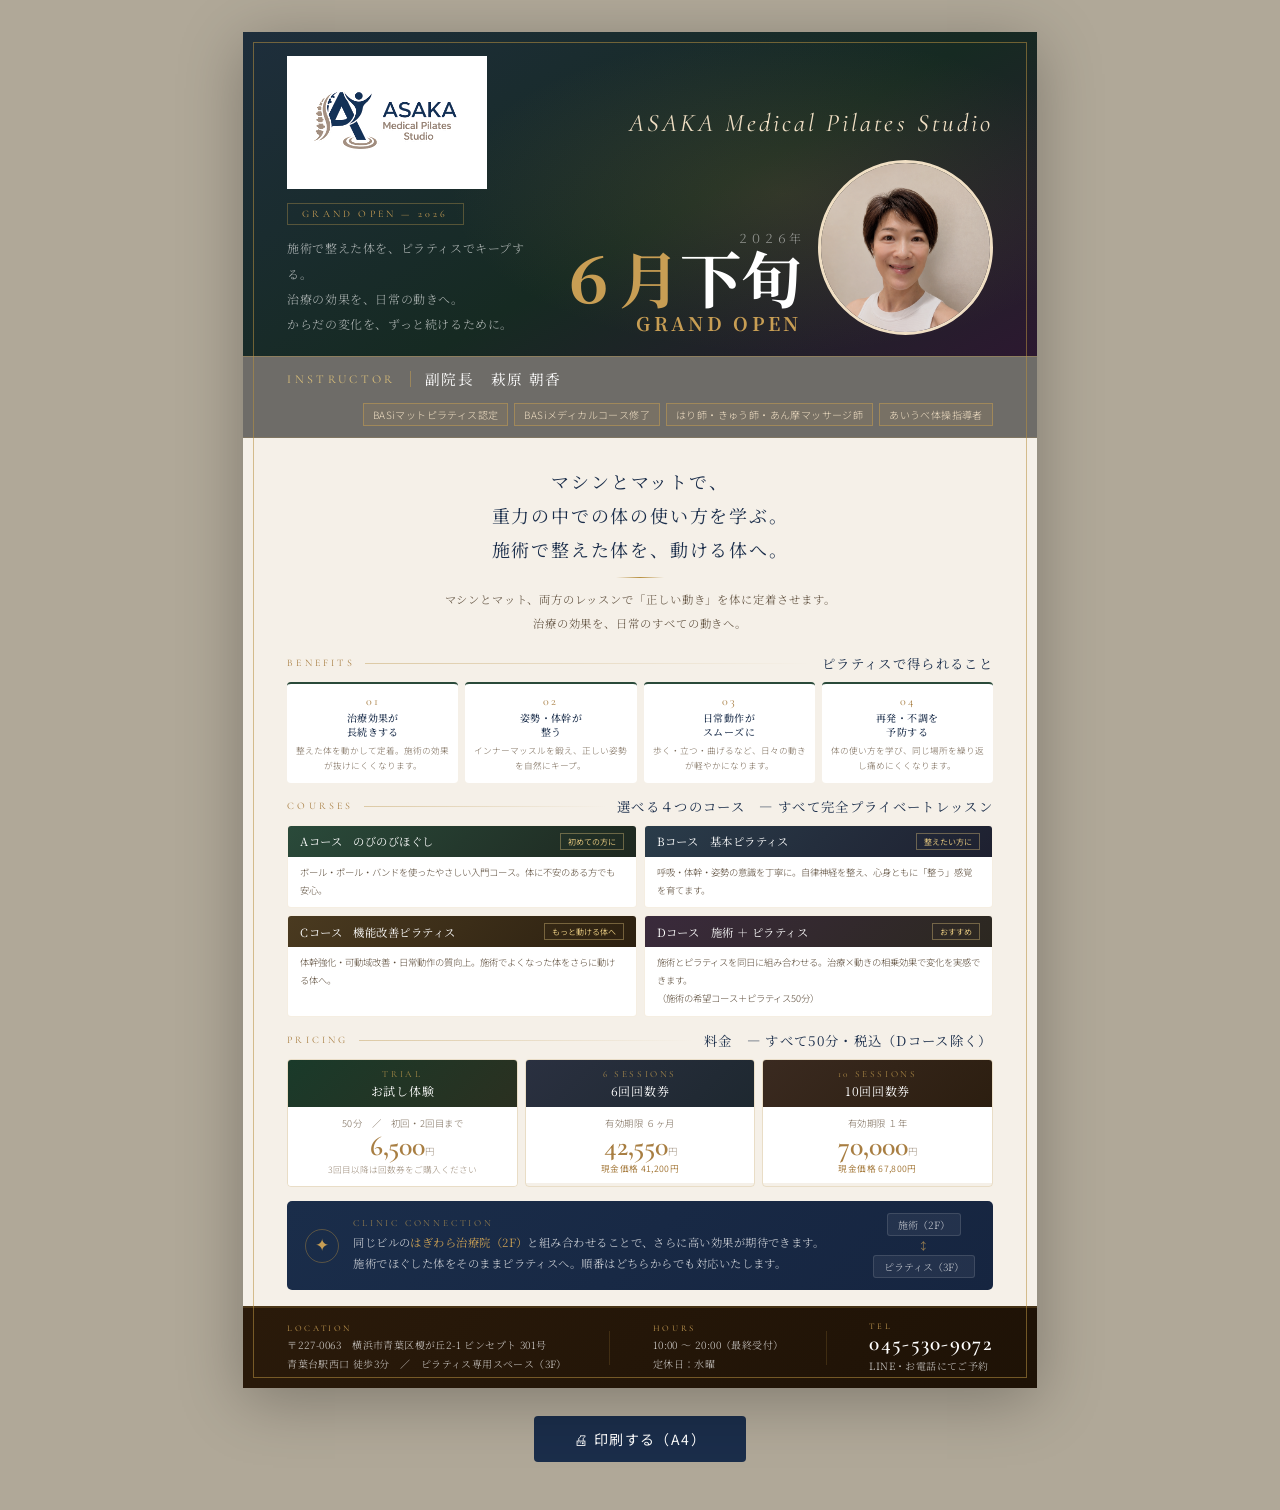
<file: flyer-pilates-open.html>
<!DOCTYPE html>
<html lang="ja">
<head>
<meta charset="UTF-8">
<meta name="viewport" content="width=device-width, initial-scale=1.0">
<title>グランドオープンチラシ — ASAKA Medical Pilates Studio</title>
<link href="https://fonts.googleapis.com/css2?family=Noto+Serif+JP:wght@200;300;400;500;700&family=Noto+Sans+JP:wght@300;400;700&family=Cormorant+Garamond:ital,wght@0,300;0,400;0,600;1,400&display=swap" rel="stylesheet">
<style>
@page { size: A4 portrait; margin: 0; }
@media print {
  body { -webkit-print-color-adjust: exact; print-color-adjust: exact; }
  .no-print { display: none; }
}
* { box-sizing: border-box; margin: 0; padding: 0; }

body {
  font-family: 'Noto Sans JP', sans-serif;
  background: #b0a898;
  display: flex;
  flex-direction: column;
  align-items: center;
  padding: 32px 16px 48px;
}

/* ─── POSTER SHELL ─── */
.poster {
  width: 210mm;
  min-height: 297mm;
  background: #f5f0e8;
  position: relative;
  display: flex;
  flex-direction: column;
  box-shadow: 0 12px 60px rgba(0,0,0,.28);
  overflow: hidden;
}
.poster::after {
  content: '';
  position: absolute;
  inset: 10px;
  border: 1.5px solid rgba(184,144,64,.55);
  pointer-events: none;
  z-index: 10;
}

/* ─── TOP HERO (dark) ─── */
.hero {
  background: linear-gradient(150deg, #1e2e3c 0%, #162a22 55%, #2c1830 100%);
  padding: 24px 44px 0;
  position: relative;
  overflow: hidden;
}
.hero-studio-title {
  position: absolute;
  top: 20mm;
  right: 44px;
  z-index: 3;
  font-family: 'Cormorant Garamond', serif;
  font-style: italic;
  font-size: 19pt;
  letter-spacing: .12em;
  color: #f0dfc4;
  white-space: nowrap;
}
.hero::before {
  content: '';
  position: absolute;
  inset: 0;
  background: radial-gradient(ellipse 60% 70% at 68% 50%, rgba(168,126,66,.18) 0%, transparent 70%);
}
.hero-inner {
  position: relative;
  z-index: 2;
  display: flex;
  align-items: stretch;
  justify-content: space-between;
  gap: 16px;
}
.hero-left {
  flex: 1;
  display: flex;
  flex-direction: column;
  justify-content: flex-end;
  padding-bottom: 20px;
}
.hero-right {
  flex-shrink: 0;
  display: flex;
  flex-direction: column;
  align-items: flex-end;
  gap: 12px;
}

/* ASAKAロゴ */
.hero-logo {
  width: 200px;
  height: auto;
  margin-bottom: 14px;
  filter: brightness(1.05);
}

.open-badge {
  display: inline-block;
  font-family: 'Cormorant Garamond', serif;
  font-size: 7.5pt;
  letter-spacing: .32em;
  text-transform: uppercase;
  color: #c89e54;
  border: 1px solid rgba(200,160,80,.35);
  padding: 4px 14px;
  margin-bottom: 10px;
  align-self: flex-start;
}
.hero-catch {
  font-family: 'Noto Serif JP', serif;
  font-size: 9pt;
  font-weight: 300;
  color: rgba(255,255,255,.65);
  line-height: 2.1;
  letter-spacing: .05em;
}

/* 開院日 */
.open-date-block {
  text-align: right;
  padding-top: 4px;
}
.open-year {
  font-family: 'Noto Serif JP', serif;
  font-size: 9pt;
  font-weight: 300;
  color: rgba(255,255,255,.5);
  letter-spacing: .08em;
  display: block;
}
.open-month {
  font-family: 'Noto Serif JP', serif;
  font-size: 46pt;
  font-weight: 700;
  color: #fff;
  line-height: 1;
  display: block;
}
.open-month em { font-style: normal; color: #c89e54; }
.open-timing {
  font-family: 'Noto Serif JP', serif;
  font-size: 14pt;
  font-weight: 700;
  color: #c89e54;
  letter-spacing: .18em;
  display: block;
  margin-top: 3px;
}

/* 萩原朝香写真（円形） */
.hero-photo-wrap {
  width: 175px;
  height: 175px;
  border-radius: 50%;
  overflow: hidden;
  border: 3px solid #f0dfc4;
  flex-shrink: 0;
  align-self: center;
  margin-top: 25mm;
  margin-bottom: 12px;
}
.hero-photo-wrap img {
  width: 100%;
  height: 100%;
  display: block;
  object-fit: cover;
  object-position: 50% 60%;
  filter: brightness(.92) saturate(.85);
}

/* ─── INSTRUCTOR STRIP ─── */
.instructor-strip {
  background: rgba(0,0,0,.55);
  border-top: 1px solid rgba(200,160,80,.35);
  border-bottom: 1px solid rgba(200,160,80,.2);
  padding: 11px 44px;
  display: flex;
  align-items: center;
  gap: 14px;
  position: relative;
  z-index: 2;
  flex-wrap: wrap;
}
.instructor-label {
  font-family: 'Cormorant Garamond', serif;
  font-size: 9pt;
  letter-spacing: .28em;
  text-transform: uppercase;
  color: #dcc07a;
  white-space: nowrap;
}
.instructor-sep {
  width: 1px;
  height: 16px;
  background: rgba(200,160,80,.5);
}
.instructor-name {
  font-family: 'Noto Serif JP', serif;
  font-size: 11pt;
  font-weight: 400;
  color: #fff;
  letter-spacing: .1em;
}
.license-tags {
  display: flex;
  gap: 6px;
  flex-wrap: wrap;
  margin-left: auto;
}
.license-tag {
  font-size: 7.5pt;
  font-weight: 300;
  color: #f0dfc4;
  border: 1px solid rgba(200,160,80,.5);
  background: rgba(200,160,80,.1);
  padding: 3px 9px;
  letter-spacing: .04em;
}

/* ─── BODY ─── */
.body-wrap {
  flex: 1;
  padding: 16px 44px;
  display: flex;
  flex-direction: column;
  gap: 14px;
}

/* ─── SECTION LABEL ─── */
.sec-label {
  display: flex;
  align-items: center;
  gap: 10px;
  margin-bottom: 9px;
}
.sec-label-en {
  font-family: 'Cormorant Garamond', serif;
  font-size: 7.5pt;
  letter-spacing: .32em;
  text-transform: uppercase;
  color: #a87e42;
  white-space: nowrap;
}
.sec-label-line {
  flex: 1;
  height: 1px;
  background: linear-gradient(to right, rgba(184,144,64,.4), transparent);
}
.sec-label-ja {
  font-family: 'Noto Serif JP', serif;
  font-size: 10pt;
  font-weight: 400;
  color: #1a2d4a;
  letter-spacing: .1em;
  white-space: nowrap;
}

/* ─── FEATURES ─── */
.features-grid {
  display: grid;
  grid-template-columns: repeat(4, 1fr);
  gap: 7px;
}
.feature-card {
  background: #fff;
  border-radius: 4px;
  padding: 10px 9px 9px;
  border-top: 2.5px solid #2a4a3a;
  text-align: center;
}
.feature-num {
  font-family: 'Cormorant Garamond', serif;
  font-size: 9pt;
  color: #a87e42;
  letter-spacing: .16em;
  display: block;
  margin-bottom: 3px;
}
.feature-title {
  font-family: 'Noto Serif JP', serif;
  font-size: 7.5pt;
  font-weight: 500;
  color: #1a2d4a;
  letter-spacing: .04em;
  margin-bottom: 4px;
  line-height: 1.4;
}
.feature-desc {
  font-size: 6.5pt;
  font-weight: 300;
  color: #7a6a58;
  line-height: 1.8;
}

/* ─── COURSES ─── */
.courses-grid {
  display: grid;
  grid-template-columns: repeat(2, 1fr);
  gap: 7px;
}
.course-card {
  background: #fff;
  border-radius: 4px;
  overflow: hidden;
  border: 1px solid rgba(184,144,64,.15);
}
.course-head {
  padding: 7px 12px;
  display: flex;
  align-items: center;
  justify-content: space-between;
  gap: 8px;
}
.course-head--1 { background: linear-gradient(135deg,#2a4a3a,#1e2820); }
.course-head--2 { background: linear-gradient(135deg,#2a3c4a,#1e2030); }
.course-head--3 { background: linear-gradient(135deg,#4a3a20,#2c2010); }
.course-head--4 { background: linear-gradient(135deg,#3a2a3c,#2c2820); }
.course-name {
  font-family: 'Noto Serif JP', serif;
  font-size: 8.5pt;
  font-weight: 400;
  color: #fff;
  letter-spacing: .04em;
}
.course-badge {
  font-size: 6pt;
  color: #dcc07a;
  border: 1px solid rgba(220,192,122,.4);
  padding: 2px 7px;
  white-space: nowrap;
  flex-shrink: 0;
}
.course-body { padding: 7px 12px 8px; }
.course-desc {
  font-size: 7pt;
  font-weight: 300;
  color: #5a4a38;
  line-height: 1.9;
}

/* ─── PRICING ─── */
.pricing-grid {
  display: grid;
  grid-template-columns: repeat(3, 1fr);
  gap: 7px;
}
.price-card {
  border-radius: 4px;
  overflow: hidden;
  border: 1px solid rgba(184,144,64,.2);
}
.price-card-head { padding: 8px 14px; text-align: center; }
.price-card-head--trial { background: linear-gradient(135deg,#1a3a2a,#2a3020); }
.price-card-head--6     { background: linear-gradient(135deg,#2a3040,#1e2830); }
.price-card-head--10    { background: linear-gradient(135deg,#3a2a20,#2c1e10); }
.price-plan-badge {
  font-family: 'Cormorant Garamond', serif;
  font-size: 7pt;
  letter-spacing: .28em;
  text-transform: uppercase;
  color: rgba(200,160,80,.8);
  display: block;
  margin-bottom: 2px;
}
.price-plan-name {
  font-family: 'Noto Serif JP', serif;
  font-size: 9pt;
  font-weight: 400;
  color: #fff;
  letter-spacing: .06em;
}
.price-card-body {
  background: #fff;
  padding: 9px 14px;
  text-align: center;
  display: flex;
  flex-direction: column;
  align-items: center;
  gap: 2px;
}
.price-mins { font-size: 7pt; font-weight: 300; color: #7a6a58; letter-spacing: .06em; }
.price-val {
  font-family: 'Cormorant Garamond', serif;
  font-size: 21pt;
  font-weight: 600;
  color: #a87e42;
  line-height: 1;
}
.price-val small {
  font-family: 'Noto Sans JP', sans-serif;
  font-size: 7pt;
  font-weight: 300;
  color: #9a8a78;
}
.price-cash { font-size: 6.5pt; color: #a87e42; letter-spacing: .04em; }
.price-note-small {
  font-size: 6.5pt;
  font-weight: 300;
  color: #9a8a78;
  text-align: center;
  line-height: 1.8;
  padding: 0 4px;
}

/* ─── CLINIC CONNECTION ─── */
.clinic-link {
  background: linear-gradient(135deg, #1a2d4a 0%, #162540 100%);
  border-radius: 5px;
  padding: 12px 18px;
  display: flex;
  align-items: center;
  gap: 14px;
}
.clinic-link-icon {
  flex-shrink: 0;
  width: 34px; height: 34px;
  border: 1px solid rgba(184,144,64,.4);
  border-radius: 50%;
  display: flex;
  align-items: center;
  justify-content: center;
  font-family: 'Cormorant Garamond', serif;
  font-size: 13pt;
  color: #c89e54;
}
.clinic-link-text { flex: 1; }
.clinic-link-label {
  font-family: 'Cormorant Garamond', serif;
  font-size: 7pt;
  letter-spacing: .3em;
  text-transform: uppercase;
  color: rgba(200,160,80,.7);
  display: block;
  margin-bottom: 3px;
}
.clinic-link-body {
  font-family: 'Noto Serif JP', serif;
  font-size: 8.5pt;
  font-weight: 300;
  color: rgba(255,255,255,.82);
  line-height: 1.9;
  letter-spacing: .04em;
}
.clinic-link-body strong { color: #c89e54; font-weight: 400; }
.clinic-link-flow {
  flex-shrink: 0;
  display: flex;
  flex-direction: column;
  align-items: center;
  gap: 2px;
}
.flow-step {
  font-family: 'Noto Serif JP', serif;
  font-size: 7.5pt;
  font-weight: 300;
  color: rgba(255,255,255,.75);
  background: rgba(255,255,255,.06);
  border: 1px solid rgba(255,255,255,.12);
  border-radius: 3px;
  padding: 3px 10px;
  white-space: nowrap;
}
.flow-arrow { font-size: 8pt; color: #c89e54; opacity: .7; }

/* ─── INFO FOOTER ─── */
.info-footer {
  background: linear-gradient(135deg, #2a1a0a 0%, #1e1206 100%);
  padding: 13px 44px;
  display: flex;
  align-items: center;
  justify-content: space-between;
  gap: 20px;
  border-top: 2px solid rgba(184,144,64,.25);
}
.info-block {}
.info-label {
  font-family: 'Cormorant Garamond', serif;
  font-size: 6.5pt;
  letter-spacing: .3em;
  text-transform: uppercase;
  color: #c89e54;
  display: block;
  margin-bottom: 2px;
}
.info-value {
  font-family: 'Noto Serif JP', serif;
  font-size: 7.5pt;
  font-weight: 300;
  color: rgba(255,255,255,.78);
  line-height: 1.9;
  letter-spacing: .04em;
}
.info-tel {
  font-family: 'Cormorant Garamond', serif;
  font-size: 16pt;
  font-weight: 600;
  color: #fff;
  letter-spacing: .06em;
  line-height: 1;
}
.info-sep {
  width: 1px;
  height: 34px;
  background: rgba(184,144,64,.2);
}
</style>
</head>
<body>

<div class="poster">

  <!-- ─── HERO ─── -->
  <div class="hero">
    <p class="hero-studio-title">ASAKA Medical Pilates Studio</p>
    <div class="hero-inner">

      <!-- 左：ロゴ＋キャッチ -->
      <div class="hero-left">
        <img class="hero-logo" src="images/logo-asaka-2026.png" alt="ASAKA Medical Pilates Studio">
        <span class="open-badge">Grand Open — 2026</span>
        <p class="hero-catch">
          施術で整えた体を、ピラティスでキープする。<br>
          治療の効果を、日常の動きへ。<br>
          からだの変化を、ずっと続けるために。
        </p>
      </div>

      <!-- 中央：開院日 -->
      <div style="flex-shrink:0;display:flex;flex-direction:column;align-items:flex-end;justify-content:flex-end;padding-bottom:20px">
        <div class="open-date-block">
          <span class="open-year">２０２６年</span>
          <span class="open-month"><em>６月</em>下旬</span>
          <span class="open-timing">GRAND OPEN</span>
        </div>
      </div>

      <!-- 右：萩原朝香の写真 -->
      <div class="hero-photo-wrap">
        <img src="images/asaka-pilates.png" alt="副院長 萩原朝香">
      </div>

    </div>
  </div>

  <!-- ─── INSTRUCTOR STRIP ─── -->
  <div class="instructor-strip">
    <span class="instructor-label">Instructor</span>
    <div class="instructor-sep"></div>
    <span class="instructor-name">副院長　萩原 朝香</span>
    <div class="license-tags">
      <span class="license-tag">BASiマットピラティス認定</span>
      <span class="license-tag">BASiメディカルコース修了</span>
      <span class="license-tag">はり師・きゅう師・あん摩マッサージ師</span>
      <span class="license-tag">あいうべ体操指導者</span>
    </div>
  </div>

  <!-- ─── BODY ─── -->
  <div class="body-wrap">

    <!-- キャッチコピー -->
    <div style="text-align:center;padding:10px 0 4px">
      <p style="font-family:'Noto Serif JP',serif;font-size:13.5pt;font-weight:400;color:#1a2d4a;letter-spacing:.1em;line-height:1.9">
        マシンとマットで、<br>重力の中での体の使い方を学ぶ。<br>施術で整えた体を、動ける体へ。
      </p>
      <div style="width:48px;height:1.5px;background:linear-gradient(to right,transparent,#b89040,transparent);margin:10px auto"></div>
      <p style="font-family:'Noto Serif JP',serif;font-size:8.5pt;font-weight:300;color:#5a4a38;letter-spacing:.08em;line-height:2.1;margin-top:4px">
        マシンとマット、両方のレッスンで「正しい動き」を体に定着させます。<br>治療の効果を、日常のすべての動きへ。
      </p>
    </div>

    <!-- ピラティスで得られること -->
    <div>
      <div class="sec-label">
        <span class="sec-label-en">Benefits</span>
        <div class="sec-label-line"></div>
        <span class="sec-label-ja">ピラティスで得られること</span>
      </div>
      <div class="features-grid">
        <div class="feature-card">
          <span class="feature-num">01</span>
          <p class="feature-title">治療効果が<br>長続きする</p>
          <p class="feature-desc">整えた体を動かして定着。施術の効果が抜けにくくなります。</p>
        </div>
        <div class="feature-card">
          <span class="feature-num">02</span>
          <p class="feature-title">姿勢・体幹が<br>整う</p>
          <p class="feature-desc">インナーマッスルを鍛え、正しい姿勢を自然にキープ。</p>
        </div>
        <div class="feature-card">
          <span class="feature-num">03</span>
          <p class="feature-title">日常動作が<br>スムーズに</p>
          <p class="feature-desc">歩く・立つ・曲げるなど、日々の動きが軽やかになります。</p>
        </div>
        <div class="feature-card">
          <span class="feature-num">04</span>
          <p class="feature-title">再発・不調を<br>予防する</p>
          <p class="feature-desc">体の使い方を学び、同じ場所を繰り返し痛めにくくなります。</p>
        </div>
      </div>
    </div>

    <!-- コース -->
    <div>
      <div class="sec-label">
        <span class="sec-label-en">Courses</span>
        <div class="sec-label-line"></div>
        <span class="sec-label-ja">選べる４つのコース　— すべて完全プライベートレッスン</span>
      </div>
      <div class="courses-grid">
        <div class="course-card">
          <div class="course-head course-head--1">
            <span class="course-name">Aコース　のびのびほぐし</span>
            <span class="course-badge">初めての方に</span>
          </div>
          <div class="course-body">
            <p class="course-desc">ボール・ポール・バンドを使ったやさしい入門コース。体に不安のある方でも安心。</p>
          </div>
        </div>
        <div class="course-card">
          <div class="course-head course-head--2">
            <span class="course-name">Bコース　基本ピラティス</span>
            <span class="course-badge">整えたい方に</span>
          </div>
          <div class="course-body">
            <p class="course-desc">呼吸・体幹・姿勢の意識を丁寧に。自律神経を整え、心身ともに「整う」感覚を育てます。</p>
          </div>
        </div>
        <div class="course-card">
          <div class="course-head course-head--3">
            <span class="course-name">Cコース　機能改善ピラティス</span>
            <span class="course-badge">もっと動ける体へ</span>
          </div>
          <div class="course-body">
            <p class="course-desc">体幹強化・可動域改善・日常動作の質向上。施術でよくなった体をさらに動ける体へ。</p>
          </div>
        </div>
        <div class="course-card">
          <div class="course-head course-head--4">
            <span class="course-name">Dコース　施術 ＋ ピラティス</span>
            <span class="course-badge">おすすめ</span>
          </div>
          <div class="course-body">
            <p class="course-desc">施術とピラティスを同日に組み合わせる。治療×動きの相乗効果で変化を実感できます。<br>（施術の希望コース＋ピラティス50分）</p>
          </div>
        </div>
      </div>
    </div>

    <!-- 料金 -->
    <div>
      <div class="sec-label">
        <span class="sec-label-en">Pricing</span>
        <div class="sec-label-line"></div>
        <span class="sec-label-ja">料金　— すべて50分・税込（Dコース除く）</span>
      </div>
      <div class="pricing-grid">
        <div class="price-card">
          <div class="price-card-head price-card-head--trial">
            <span class="price-plan-badge">Trial</span>
            <p class="price-plan-name">お試し体験</p>
          </div>
          <div class="price-card-body">
            <span class="price-mins">50分　／　初回・2回目まで</span>
            <span class="price-val">6,500<small>円</small></span>
            <span class="price-note-small">3回目以降は回数券をご購入ください</span>
          </div>
        </div>
        <div class="price-card">
          <div class="price-card-head price-card-head--6">
            <span class="price-plan-badge">6 Sessions</span>
            <p class="price-plan-name">6回回数券</p>
          </div>
          <div class="price-card-body">
            <span class="price-mins">有効期限 ６ヶ月</span>
            <span class="price-val">42,550<small>円</small></span>
            <span class="price-cash">現金価格 41,200円</span>
          </div>
        </div>
        <div class="price-card">
          <div class="price-card-head price-card-head--10">
            <span class="price-plan-badge">10 Sessions</span>
            <p class="price-plan-name">10回回数券</p>
          </div>
          <div class="price-card-body">
            <span class="price-mins">有効期限 １年</span>
            <span class="price-val">70,000<small>円</small></span>
            <span class="price-cash">現金価格 67,800円</span>
          </div>
        </div>
      </div>
    </div>

    <!-- はぎわら治療院との導線（10%） -->
    <div class="clinic-link">
      <div class="clinic-link-icon">✦</div>
      <div class="clinic-link-text">
        <span class="clinic-link-label">Clinic Connection</span>
        <p class="clinic-link-body">
          同じビルの<strong>はぎわら治療院（2F）</strong>と組み合わせることで、さらに高い効果が期待できます。<br>
          施術でほぐした体をそのままピラティスへ。順番はどちらからでも対応いたします。
        </p>
      </div>
      <div class="clinic-link-flow">
        <span class="flow-step">施術（2F）</span>
        <span class="flow-arrow">↕</span>
        <span class="flow-step">ピラティス（3F）</span>
      </div>
    </div>

  </div>

  <!-- ─── FOOTER INFO ─── -->
  <div class="info-footer">
    <div class="info-block">
      <span class="info-label">Location</span>
      <p class="info-value">
        〒227-0063　横浜市青葉区榎が丘2-1 ビンセプト 301号<br>
        青葉台駅西口 徒歩3分　／　ピラティス専用スペース（3F）
      </p>
    </div>
    <div class="info-sep"></div>
    <div class="info-block">
      <span class="info-label">Hours</span>
      <p class="info-value">10:00 〜 20:00（最終受付）<br>定休日：水曜</p>
    </div>
    <div class="info-sep"></div>
    <div class="info-block">
      <span class="info-label">Tel</span>
      <p class="info-tel">045-530-9072</p>
      <p class="info-value" style="margin-top:2px">LINE・お電話にてご予約</p>
    </div>
  </div>

</div>

<button class="no-print" onclick="window.print()" style="margin-top:28px;padding:13px 40px;background:#1a2d4a;color:#fff;font-family:'Noto Sans JP',sans-serif;font-size:14px;border:none;border-radius:4px;cursor:pointer;letter-spacing:.1em">🖨 印刷する（A4）</button>

</body>
</html>
</file>
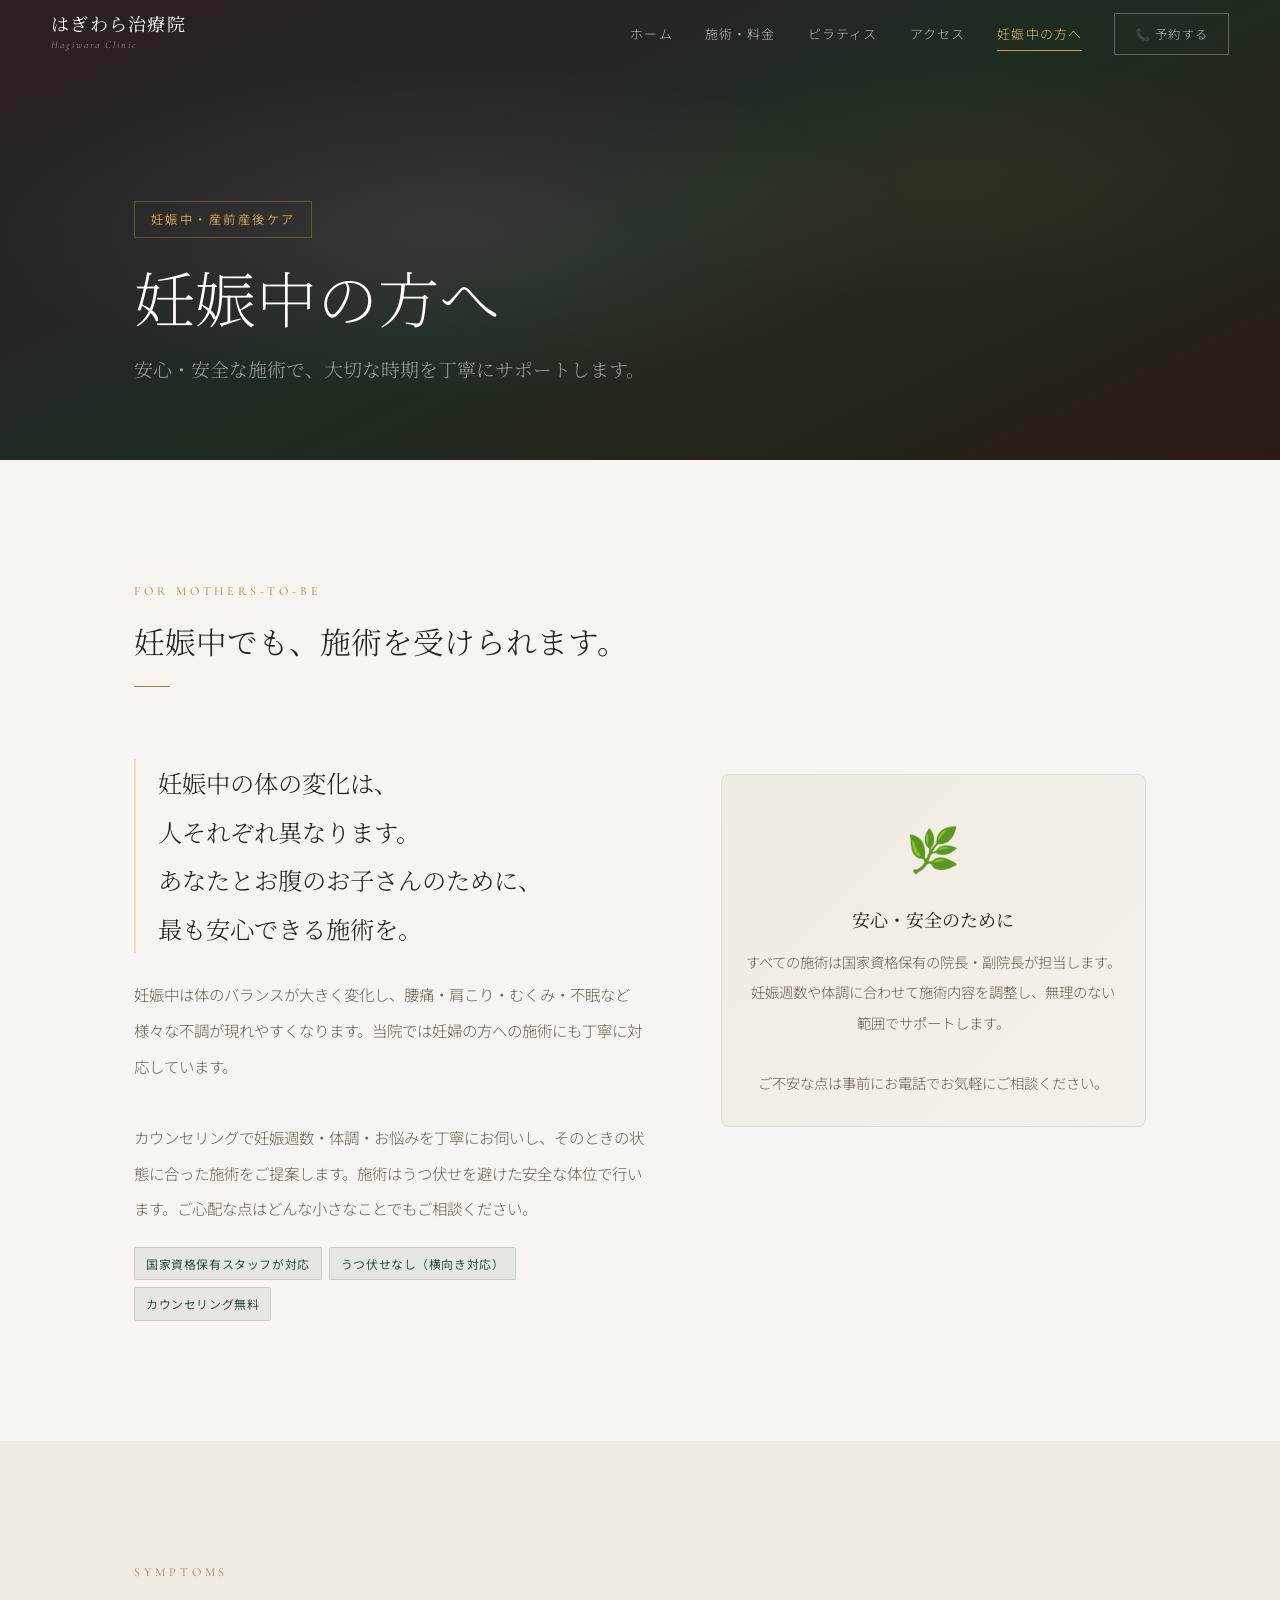
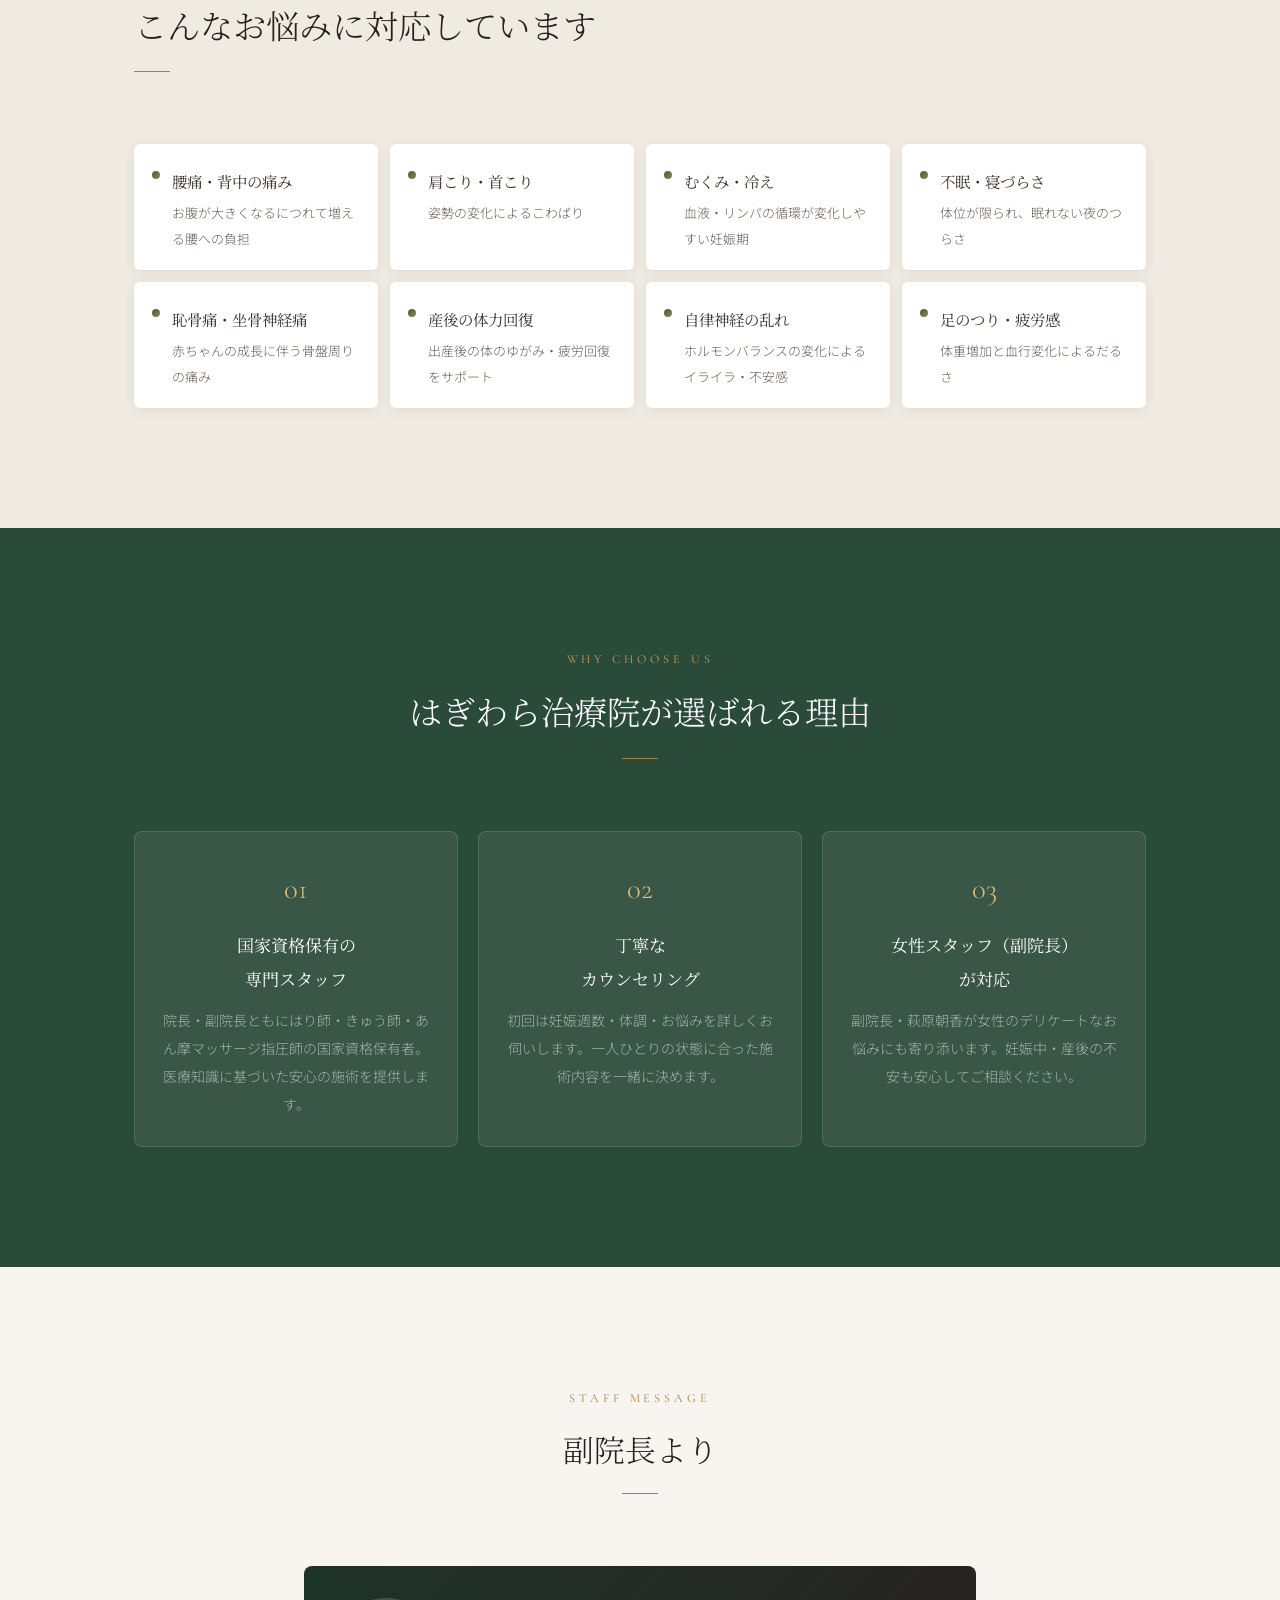
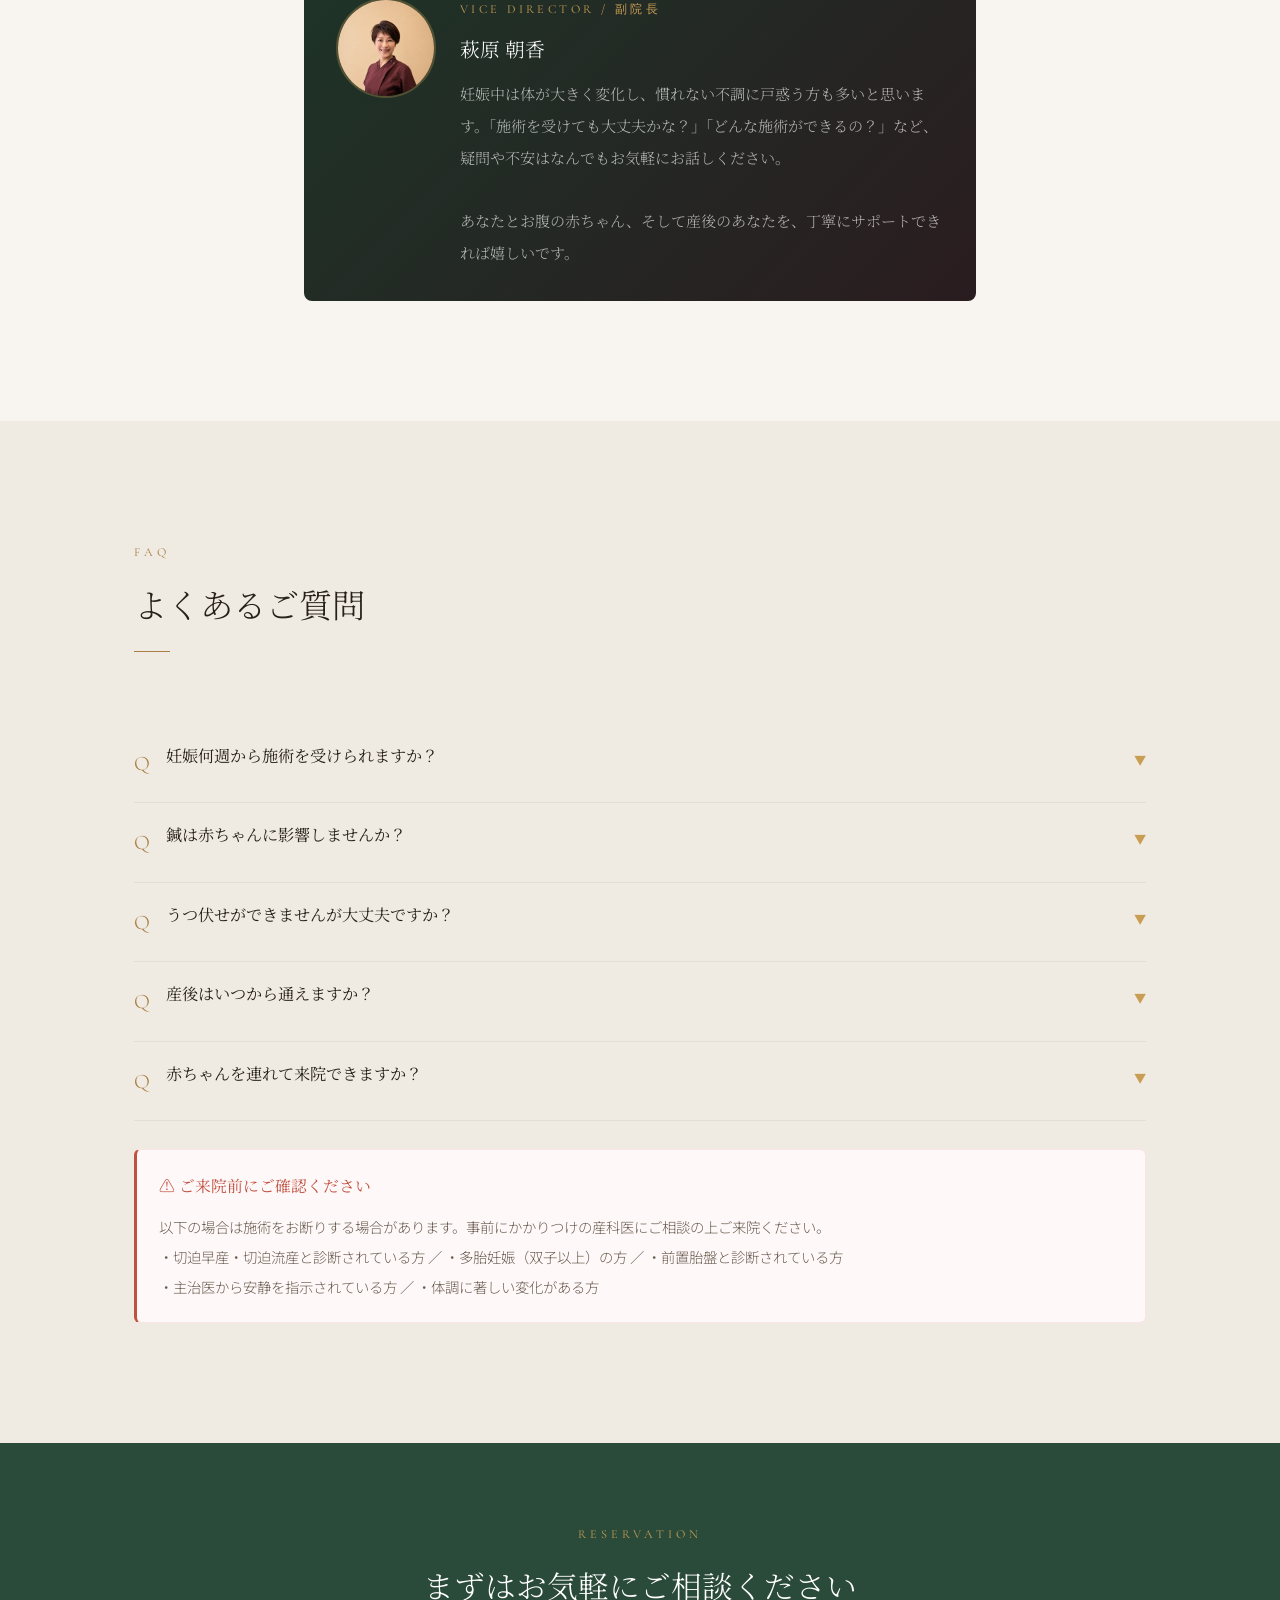
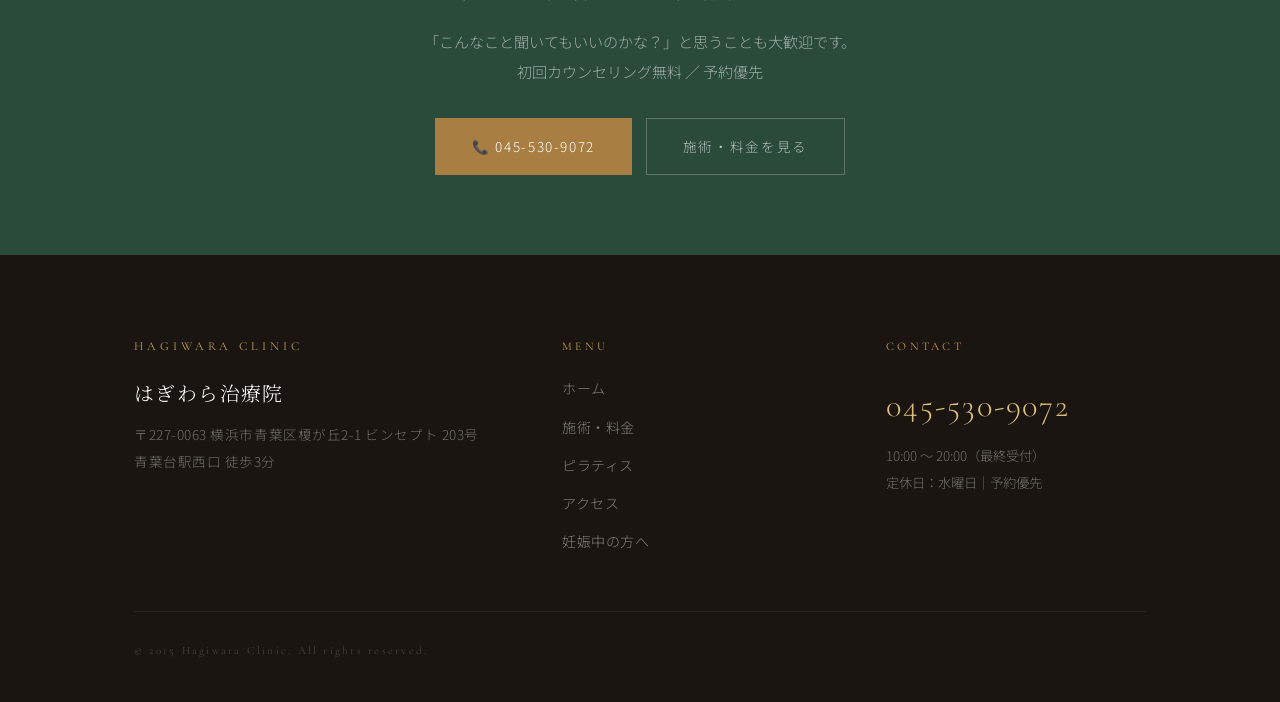
<file: maternity.html>
<!DOCTYPE html>
<html lang="ja">
<head>
<meta charset="UTF-8">
<meta name="viewport" content="width=device-width, initial-scale=1.0">
<title>妊娠中の方へ | はぎわら治療院</title>
<meta name="description" content="はぎわら治療院の妊婦向け施術。産前・産後の腰痛・むくみ・不眠など、国家資格保有のスタッフが安心・安全にサポートします。">
<link rel="preconnect" href="https://fonts.googleapis.com">
<link href="https://fonts.googleapis.com/css2?family=Noto+Serif+JP:wght@200;300;400;500&family=Noto+Sans+JP:wght@300;400&family=Cormorant+Garamond:ital,wght@0,300;0,400;1,300&display=swap" rel="stylesheet">
<link rel="stylesheet" href="css/common.css">
<style>
/* ── Maternity hero ── */
.mat-hero{
  position:relative;height:clamp(300px,40vw,460px);
  display:flex;align-items:flex-end;
  padding-bottom:clamp(44px,6vw,72px);overflow:hidden;
}
.mat-hero-bg{
  position:absolute;inset:0;
  background:linear-gradient(155deg,#2c1e28 0%,#1e2c20 50%,#2a1c14 100%);
}
.mat-hero-bg::before{
  content:'';position:absolute;inset:0;
  background:radial-gradient(ellipse 60% 60% at 35% 50%,rgba(200,160,180,.12) 0%,transparent 60%),
             radial-gradient(ellipse 50% 50% at 75% 40%,rgba(160,120,64,.1) 0%,transparent 55%);
}
.mat-hero-content{position:relative;z-index:2;width:100%;padding-top:68px}
.mat-badge{display:inline-block;font-size:.68rem;font-weight:400;letter-spacing:.2em;color:#c89e54;border:1px solid rgba(200,160,80,.35);padding:5px 16px;margin-bottom:14px;font-family:'Noto Sans JP',sans-serif}

/* ── Message section ── */
.mat-message-grid{display:grid;grid-template-columns:1.2fr 1fr;gap:clamp(40px,6vw,80px);align-items:center}
.mat-message-quote{
  font-family:'Noto Serif JP',serif;
  font-size:clamp(1.1rem,1.9vw,1.35rem);
  font-weight:300;line-height:2;
  color:var(--c-ink);
  border-left:2px solid var(--c-gold-pale);
  padding-left:22px;margin-bottom:24px;
}
.mat-message-body{font-size:.86rem;font-weight:300;color:var(--c-ink3);line-height:2.3}
.mat-safe-box{
  background:linear-gradient(135deg,#f0ebe2,#f5f0ea);
  border:1px solid rgba(120,100,80,.12);
  border-radius:8px;padding:28px 24px;
  text-align:center;
}
.mat-safe-icon{font-size:2.4rem;margin-bottom:12px;display:block}
.mat-safe-title{font-family:'Noto Serif JP',serif;font-size:1rem;font-weight:400;color:var(--c-ink);margin-bottom:10px}
.mat-safe-text{font-size:.8rem;font-weight:300;color:var(--c-ink3);line-height:2.1}

/* ── Symptoms grid ── */
.mat-symptom-grid{display:grid;grid-template-columns:repeat(auto-fill,minmax(200px,1fr));gap:12px}
.mat-symptom-item{
  background:#fff;border-radius:6px;
  padding:18px 18px;display:flex;align-items:flex-start;gap:12px;
  box-shadow:0 2px 12px rgba(40,28,18,.07);
  transition:box-shadow .2s;
}
.mat-symptom-item:hover{box-shadow:0 4px 20px rgba(40,28,18,.12)}
.mat-symptom-dot{
  width:8px;height:8px;border-radius:50%;flex-shrink:0;margin-top:9px;
  background:linear-gradient(135deg,var(--c-forest2),var(--c-gold));
}
.mat-symptom-text{font-family:'Noto Serif JP',serif;font-size:.86rem;font-weight:400;color:var(--c-ink2);line-height:1.7}
.mat-symptom-sub{font-size:.72rem;font-weight:300;color:var(--c-ink3);display:block;margin-top:2px}

/* ── Points ── */
.mat-points-grid{display:grid;grid-template-columns:repeat(3,1fr);gap:20px}
.mat-point{background:rgba(255,255,255,.07);border:1px solid rgba(255,255,255,.12);border-radius:8px;padding:28px 22px;text-align:center}
.mat-point-num{font-family:'Cormorant Garamond',serif;font-size:1.6rem;font-weight:300;color:#dcc07a;display:block;margin-bottom:10px}
.mat-point-title{font-family:'Noto Serif JP',serif;font-size:.95rem;font-weight:400;color:#fff;margin-bottom:10px;display:block}
.mat-point-desc{font-size:.78rem;font-weight:300;color:rgba(255,255,255,.55);line-height:2}

/* ── Staff highlight ── */
.mat-staff-box{
  background:linear-gradient(135deg,#1e3428,#2a1c20);
  border-radius:8px;padding:32px;
  display:flex;gap:24px;align-items:flex-start;
}
.mat-staff-photo{width:100px;height:100px;border-radius:50%;overflow:hidden;border:2px solid rgba(200,160,80,.3);flex-shrink:0}
.mat-staff-photo img{width:100%;height:100%;object-fit:cover;object-position:top center}
.mat-staff-info{}
.mat-staff-role{font-family:'Cormorant Garamond',serif;font-size:.68rem;letter-spacing:.28em;text-transform:uppercase;color:#c89e54;display:block;margin-bottom:6px}
.mat-staff-name{font-family:'Noto Serif JP',serif;font-size:1.1rem;font-weight:300;color:#fff;margin-bottom:10px}
.mat-staff-message{font-family:'Noto Serif JP',serif;font-size:.84rem;font-weight:300;color:rgba(255,255,255,.65);line-height:2.1}

/* ── FAQ ── */
.mat-faq-list{display:flex;flex-direction:column}
.mat-faq-item{border-bottom:1px solid rgba(120,100,80,.1)}
.mat-faq-q{display:flex;align-items:flex-start;gap:14px;padding:18px 0;cursor:pointer}
.mat-faq-q:hover .mat-faq-q-text{color:var(--c-forest2)}
.mat-faq-q-mark{font-family:'Cormorant Garamond',serif;font-size:1.15rem;font-weight:300;color:var(--c-gold);flex-shrink:0;margin-top:1px;width:18px}
.mat-faq-q-text{font-family:'Noto Serif JP',serif;font-size:.9rem;font-weight:400;color:var(--c-ink);line-height:1.7;flex:1;transition:color .2s}
.mat-faq-q-icon{font-size:.68rem;color:var(--c-gold2);flex-shrink:0;margin-top:6px;transition:transform .3s}
.mat-faq-item.open .mat-faq-q-icon{transform:rotate(180deg)}
.mat-faq-a{display:none;padding:0 0 18px 32px;font-size:.82rem;font-weight:300;color:var(--c-ink2);line-height:2.1}
.mat-faq-item.open .mat-faq-a{display:block}
.mat-faq-a-mark{font-family:'Cormorant Garamond',serif;font-size:1rem;color:var(--c-forest2);margin-right:9px}

/* ── Caution box ── */
.caution-box{background:#fff8f8;border:1px solid rgba(200,60,60,.1);border-left:3px solid #c05040;border-radius:6px;padding:20px 22px}
.caution-title{font-family:'Noto Serif JP',serif;font-size:.88rem;font-weight:400;color:#c05040;margin-bottom:10px;display:flex;align-items:center;gap:8px}
.caution-text{font-size:.8rem;font-weight:300;color:#6a5e52;line-height:2.1}

@media(max-width:760px){
  .mat-message-grid{grid-template-columns:1fr}
  .mat-points-grid{grid-template-columns:1fr 1fr}
  .mat-staff-box{flex-direction:column}
}
@media(max-width:500px){.mat-points-grid{grid-template-columns:1fr}}
</style>
</head>
<body>

<!-- ナビゲーション -->
<nav id="site-nav">
  <a href="index.html" class="nav-logo">
    <span class="nav-logo__ja">はぎわら治療院</span>
    <span class="nav-logo__en">Hagiwara Clinic</span>
  </a>
  <div class="nav-menu">
    <a href="index.html">ホーム</a>
    <a href="menu.html">施術・料金</a>
    <a href="pilates.html">ピラティス</a>
    <a href="access.html">アクセス</a>
    <a href="maternity.html" class="active">妊娠中の方へ</a>
    <a href="tel:0455309072" class="nav-book">📞 予約する</a>
  </div>
  <button class="nav-burger" id="burger"><span></span><span></span><span></span></button>
</nav>
<div id="nav-drawer">
  <button class="drawer-close" id="drawer-close">✕</button>
  <a href="index.html">ホーム</a>
  <a href="menu.html">施術・料金</a>
  <a href="pilates.html">ピラティス</a>
  <a href="access.html">アクセス</a>
  <a href="maternity.html">妊娠中の方へ</a>
  <a href="tel:0455309072" style="color:var(--c-gold)">📞 045-530-9072</a>
</div>

<!-- ヒーロー -->
<div class="mat-hero">
  <div class="mat-hero-bg"></div>
  <div class="mat-hero-content">
    <div class="wrap">
      <span class="mat-badge">妊娠中・産前産後ケア</span>
      <h1 class="heading" style="font-size:clamp(2rem,5vw,3.4rem);font-weight:200;color:#fff;line-height:1.35;margin-top:4px">
        妊娠中の方へ
      </h1>
      <p style="font-family:'Noto Serif JP',serif;font-size:clamp(.88rem,1.5vw,1.05rem);font-weight:300;color:rgba(255,255,255,.55);margin-top:12px;line-height:2">
        安心・安全な施術で、大切な時期を丁寧にサポートします。
      </p>
    </div>
  </div>
</div>

<!-- メッセージ -->
<section class="section section--cream">
  <div class="wrap">
    <div class="mat-message-grid">
      <div data-reveal>
        <div class="sec-head">
          <span class="label">For Mothers-to-be</span>
          <h2 class="heading" style="font-size:clamp(1.3rem,2.4vw,1.9rem);color:var(--c-ink);margin-top:12px">妊娠中でも、施術を受けられます。</h2>
          <span class="divider"></span>
        </div>
        <p class="mat-message-quote">
          妊娠中の体の変化は、<br>
          人それぞれ異なります。<br>
          あなたとお腹のお子さんのために、<br>
          最も安心できる施術を。
        </p>
        <p class="mat-message-body">
          妊娠中は体のバランスが大きく変化し、腰痛・肩こり・むくみ・不眠など様々な不調が現れやすくなります。当院では妊婦の方への施術にも丁寧に対応しています。<br><br>
          カウンセリングで妊娠週数・体調・お悩みを丁寧にお伺いし、そのときの状態に合った施術をご提案します。施術はうつ伏せを避けた安全な体位で行います。ご心配な点はどんな小さなことでもご相談ください。
        </p>
        <div class="license-row" style="margin-top:20px">
          <span class="license-tag">国家資格保有スタッフが対応</span>
          <span class="license-tag">うつ伏せなし（横向き対応）</span>
          <span class="license-tag">カウンセリング無料</span>
        </div>
      </div>
      <div data-reveal data-d="2">
        <div class="mat-safe-box">
          <span class="mat-safe-icon">🌿</span>
          <p class="mat-safe-title">安心・安全のために</p>
          <p class="mat-safe-text">
            すべての施術は国家資格保有の院長・副院長が担当します。妊娠週数や体調に合わせて施術内容を調整し、無理のない範囲でサポートします。<br><br>
            ご不安な点は事前にお電話でお気軽にご相談ください。
          </p>
        </div>
      </div>
    </div>
  </div>
</section>

<!-- こんなお悩みに -->
<section class="section section--warm">
  <div class="wrap">
    <div class="sec-head" data-reveal>
      <span class="label">Symptoms</span>
      <h2 class="heading" style="font-size:clamp(1.4rem,2.6vw,2rem);color:var(--c-ink);margin-top:12px">こんなお悩みに対応しています</h2>
      <span class="divider"></span>
    </div>
    <div class="mat-symptom-grid" data-reveal>
      <div class="mat-symptom-item">
        <div class="mat-symptom-dot"></div>
        <div>
          <span class="mat-symptom-text">腰痛・背中の痛み</span>
          <span class="mat-symptom-sub">お腹が大きくなるにつれて増える腰への負担</span>
        </div>
      </div>
      <div class="mat-symptom-item">
        <div class="mat-symptom-dot"></div>
        <div>
          <span class="mat-symptom-text">肩こり・首こり</span>
          <span class="mat-symptom-sub">姿勢の変化によるこわばり</span>
        </div>
      </div>
      <div class="mat-symptom-item">
        <div class="mat-symptom-dot"></div>
        <div>
          <span class="mat-symptom-text">むくみ・冷え</span>
          <span class="mat-symptom-sub">血液・リンパの循環が変化しやすい妊娠期</span>
        </div>
      </div>
      <div class="mat-symptom-item">
        <div class="mat-symptom-dot"></div>
        <div>
          <span class="mat-symptom-text">不眠・寝づらさ</span>
          <span class="mat-symptom-sub">体位が限られ、眠れない夜のつらさ</span>
        </div>
      </div>
      <div class="mat-symptom-item">
        <div class="mat-symptom-dot"></div>
        <div>
          <span class="mat-symptom-text">恥骨痛・坐骨神経痛</span>
          <span class="mat-symptom-sub">赤ちゃんの成長に伴う骨盤周りの痛み</span>
        </div>
      </div>
      <div class="mat-symptom-item">
        <div class="mat-symptom-dot"></div>
        <div>
          <span class="mat-symptom-text">産後の体力回復</span>
          <span class="mat-symptom-sub">出産後の体のゆがみ・疲労回復をサポート</span>
        </div>
      </div>
      <div class="mat-symptom-item">
        <div class="mat-symptom-dot"></div>
        <div>
          <span class="mat-symptom-text">自律神経の乱れ</span>
          <span class="mat-symptom-sub">ホルモンバランスの変化によるイライラ・不安感</span>
        </div>
      </div>
      <div class="mat-symptom-item">
        <div class="mat-symptom-dot"></div>
        <div>
          <span class="mat-symptom-text">足のつり・疲労感</span>
          <span class="mat-symptom-sub">体重増加と血行変化によるだるさ</span>
        </div>
      </div>
    </div>
  </div>
</section>

<!-- 3つの安心ポイント -->
<section class="section section--forest">
  <div class="wrap">
    <div class="sec-head sec-head--light center" data-reveal>
      <span class="label label--light">Why Choose Us</span>
      <h2 class="heading" style="font-size:clamp(1.4rem,2.6vw,2rem);color:#fff;margin-top:12px">はぎわら治療院が選ばれる理由</h2>
      <span class="divider" style="margin:20px auto 0"></span>
    </div>
    <div class="mat-points-grid" data-reveal>
      <div class="mat-point">
        <span class="mat-point-num">01</span>
        <span class="mat-point-title">国家資格保有の<br>専門スタッフ</span>
        <p class="mat-point-desc">院長・副院長ともにはり師・きゅう師・あん摩マッサージ指圧師の国家資格保有者。医療知識に基づいた安心の施術を提供します。</p>
      </div>
      <div class="mat-point">
        <span class="mat-point-num">02</span>
        <span class="mat-point-title">丁寧な<br>カウンセリング</span>
        <p class="mat-point-desc">初回は妊娠週数・体調・お悩みを詳しくお伺いします。一人ひとりの状態に合った施術内容を一緒に決めます。</p>
      </div>
      <div class="mat-point">
        <span class="mat-point-num">03</span>
        <span class="mat-point-title">女性スタッフ（副院長）<br>が対応</span>
        <p class="mat-point-desc">副院長・萩原朝香が女性のデリケートなお悩みにも寄り添います。妊娠中・産後の不安も安心してご相談ください。</p>
      </div>
    </div>
  </div>
</section>

<!-- スタッフメッセージ -->
<section class="section section--cream">
  <div class="wrap wrap--narrow">
    <div class="sec-head center" data-reveal>
      <span class="label">Staff Message</span>
      <h2 class="heading" style="font-size:clamp(1.3rem,2.4vw,1.9rem);color:var(--c-ink);margin-top:12px">副院長より</h2>
      <span class="divider" style="margin:20px auto 0"></span>
    </div>
    <div class="mat-staff-box" data-reveal>
      <div class="mat-staff-photo">
        <img src="images/hagiwara-asaka.png" alt="副院長 萩原朝香">
      </div>
      <div class="mat-staff-info">
        <span class="mat-staff-role">Vice Director / 副院長</span>
        <p class="mat-staff-name">萩原 朝香</p>
        <p class="mat-staff-message">
          妊娠中は体が大きく変化し、慣れない不調に戸惑う方も多いと思います。「施術を受けても大丈夫かな？」「どんな施術ができるの？」など、疑問や不安はなんでもお気軽にお話しください。<br><br>
          あなたとお腹の赤ちゃん、そして産後のあなたを、丁寧にサポートできれば嬉しいです。
        </p>
      </div>
    </div>
  </div>
</section>

<!-- よくある質問 -->
<section class="section section--warm">
  <div class="wrap">
    <div class="sec-head" data-reveal>
      <span class="label">FAQ</span>
      <h2 class="heading" style="font-size:clamp(1.4rem,2.6vw,2rem);color:var(--c-ink);margin-top:12px">よくあるご質問</h2>
      <span class="divider"></span>
    </div>
    <div class="mat-faq-list" data-reveal>
      <div class="mat-faq-item">
        <div class="mat-faq-q" onclick="toggleFaq(this)">
          <span class="mat-faq-q-mark">Q</span>
          <span class="mat-faq-q-text">妊娠何週から施術を受けられますか？</span>
          <span class="mat-faq-q-icon">▼</span>
        </div>
        <div class="mat-faq-a"><span class="mat-faq-a-mark">A</span>安定期（16週以降）以降を目安にしていますが、体調や症状によって異なります。まずはお電話でご相談ください。つわりが落ち着いた時期であれば、症状に応じて対応できる場合もあります。</div>
      </div>
      <div class="mat-faq-item">
        <div class="mat-faq-q" onclick="toggleFaq(this)">
          <span class="mat-faq-q-mark">Q</span>
          <span class="mat-faq-q-text">鍼は赤ちゃんに影響しませんか？</span>
          <span class="mat-faq-q-icon">▼</span>
        </div>
        <div class="mat-faq-a"><span class="mat-faq-a-mark">A</span>妊娠中は刺激の強いツボを避けるなど、安全に配慮した施術を行います。国家資格を持つスタッフが担当しますのでご安心ください。ご不安な場合は事前にご相談いただければ、鍼を使わない施術のみでの対応も可能です。</div>
      </div>
      <div class="mat-faq-item">
        <div class="mat-faq-q" onclick="toggleFaq(this)">
          <span class="mat-faq-q-mark">Q</span>
          <span class="mat-faq-q-text">うつ伏せができませんが大丈夫ですか？</span>
          <span class="mat-faq-q-icon">▼</span>
        </div>
        <div class="mat-faq-a"><span class="mat-faq-a-mark">A</span>はい、大丈夫です。妊婦の方は横向き（側臥位）や仰向けなど、お腹を圧迫しない体位で施術を行います。クッションなどを使って快適に施術が受けられるよう工夫しています。</div>
      </div>
      <div class="mat-faq-item">
        <div class="mat-faq-q" onclick="toggleFaq(this)">
          <span class="mat-faq-q-mark">Q</span>
          <span class="mat-faq-q-text">産後はいつから通えますか？</span>
          <span class="mat-faq-q-icon">▼</span>
        </div>
        <div class="mat-faq-a"><span class="mat-faq-a-mark">A</span>自然分娩の方は産後1ヶ月健診が終わり、体調が安定してからをおすすめしています。帝王切開の方は産後2ヶ月以降が目安です。産後の骨盤のゆがみ・腰痛・肩こりなどに対応しています。</div>
      </div>
      <div class="mat-faq-item">
        <div class="mat-faq-q" onclick="toggleFaq(this)">
          <span class="mat-faq-q-mark">Q</span>
          <span class="mat-faq-q-text">赤ちゃんを連れて来院できますか？</span>
          <span class="mat-faq-q-icon">▼</span>
        </div>
        <div class="mat-faq-a"><span class="mat-faq-a-mark">A</span>はい、ご来院いただけます。ただし施術中はお子様の安全のため、同伴の方がいらっしゃると安心です。ご事情はお気軽にご相談ください。できる限り対応いたします。</div>
      </div>
    </div>

    <div class="caution-box" style="margin-top:28px" data-reveal>
      <p class="caution-title">⚠️ ご来院前にご確認ください</p>
      <p class="caution-text">
        以下の場合は施術をお断りする場合があります。事前にかかりつけの産科医にご相談の上ご来院ください。<br>
        ・切迫早産・切迫流産と診断されている方 ／ ・多胎妊娠（双子以上）の方 ／ ・前置胎盤と診断されている方<br>
        ・主治医から安静を指示されている方 ／ ・体調に著しい変化がある方
      </p>
    </div>
  </div>
</section>

<!-- CTA -->
<section class="section section--forest" style="padding:clamp(48px,7vw,80px) 0;text-align:center">
  <div class="wrap">
    <p class="label label--light" style="justify-content:center;margin-bottom:14px">Reservation</p>
    <h2 class="heading" style="font-size:clamp(1.3rem,2.4vw,1.9rem);color:#fff;margin-bottom:16px">まずはお気軽にご相談ください</h2>
    <p style="font-size:.84rem;font-weight:300;color:rgba(255,255,255,.55);margin-bottom:32px;line-height:2">
      「こんなこと聞いてもいいのかな？」と思うことも大歓迎です。<br>
      初回カウンセリング無料 ／ 予約優先
    </p>
    <div style="display:flex;gap:14px;justify-content:center;flex-wrap:wrap">
      <a class="btn btn-fill" href="tel:0455309072">📞 045-530-9072</a>
      <a class="btn btn-ghost-w" href="menu.html">施術・料金を見る</a>
    </div>
  </div>
</section>

<!-- フッター -->
<footer id="site-footer">
  <div class="wrap">
    <div class="footer-inner">
      <div class="footer-brand">
        <span class="label label--light" style="margin-bottom:14px">Hagiwara Clinic</span>
        <p class="footer-name">はぎわら治療院</p>
        <p class="footer-addr">〒227-0063 横浜市青葉区榎が丘2-1 ビンセプト 203号<br>青葉台駅西口 徒歩3分</p>
      </div>
      <div>
        <p class="footer-col-title">Menu</p>
        <div class="footer-links">
          <a href="index.html">ホーム</a>
          <a href="menu.html">施術・料金</a>
          <a href="pilates.html">ピラティス</a>
          <a href="access.html">アクセス</a>
          <a href="maternity.html">妊娠中の方へ</a>
        </div>
      </div>
      <div>
        <p class="footer-col-title">Contact</p>
        <a class="footer-tel" href="tel:0455309072">045-530-9072</a>
        <p class="footer-hours">10:00 〜 20:00（最終受付）<br>定休日：水曜日｜予約優先</p>
      </div>
    </div>
    <p class="footer-copy">© 2015 Hagiwara Clinic. All rights reserved.</p>
  </div>
</footer>

<script>
const nav = document.getElementById('site-nav');
window.addEventListener('scroll', () => nav.classList.toggle('scrolled', scrollY > 60), {passive:true});
document.getElementById('burger').addEventListener('click', () => document.getElementById('nav-drawer').classList.add('open'));
document.getElementById('drawer-close').addEventListener('click', () => document.getElementById('nav-drawer').classList.remove('open'));
const ro = new IntersectionObserver(es => es.forEach(e => { if(e.isIntersecting){e.target.classList.add('on');ro.unobserve(e.target)} }), {threshold:.1});
document.querySelectorAll('[data-reveal]').forEach(el => ro.observe(el));
function toggleFaq(btn) {
  const item = btn.closest('.mat-faq-item');
  const wasOpen = item.classList.contains('open');
  document.querySelectorAll('.mat-faq-item.open').forEach(i => i.classList.remove('open'));
  if (!wasOpen) item.classList.add('open');
}
</script>
</body>
</html>
</file>
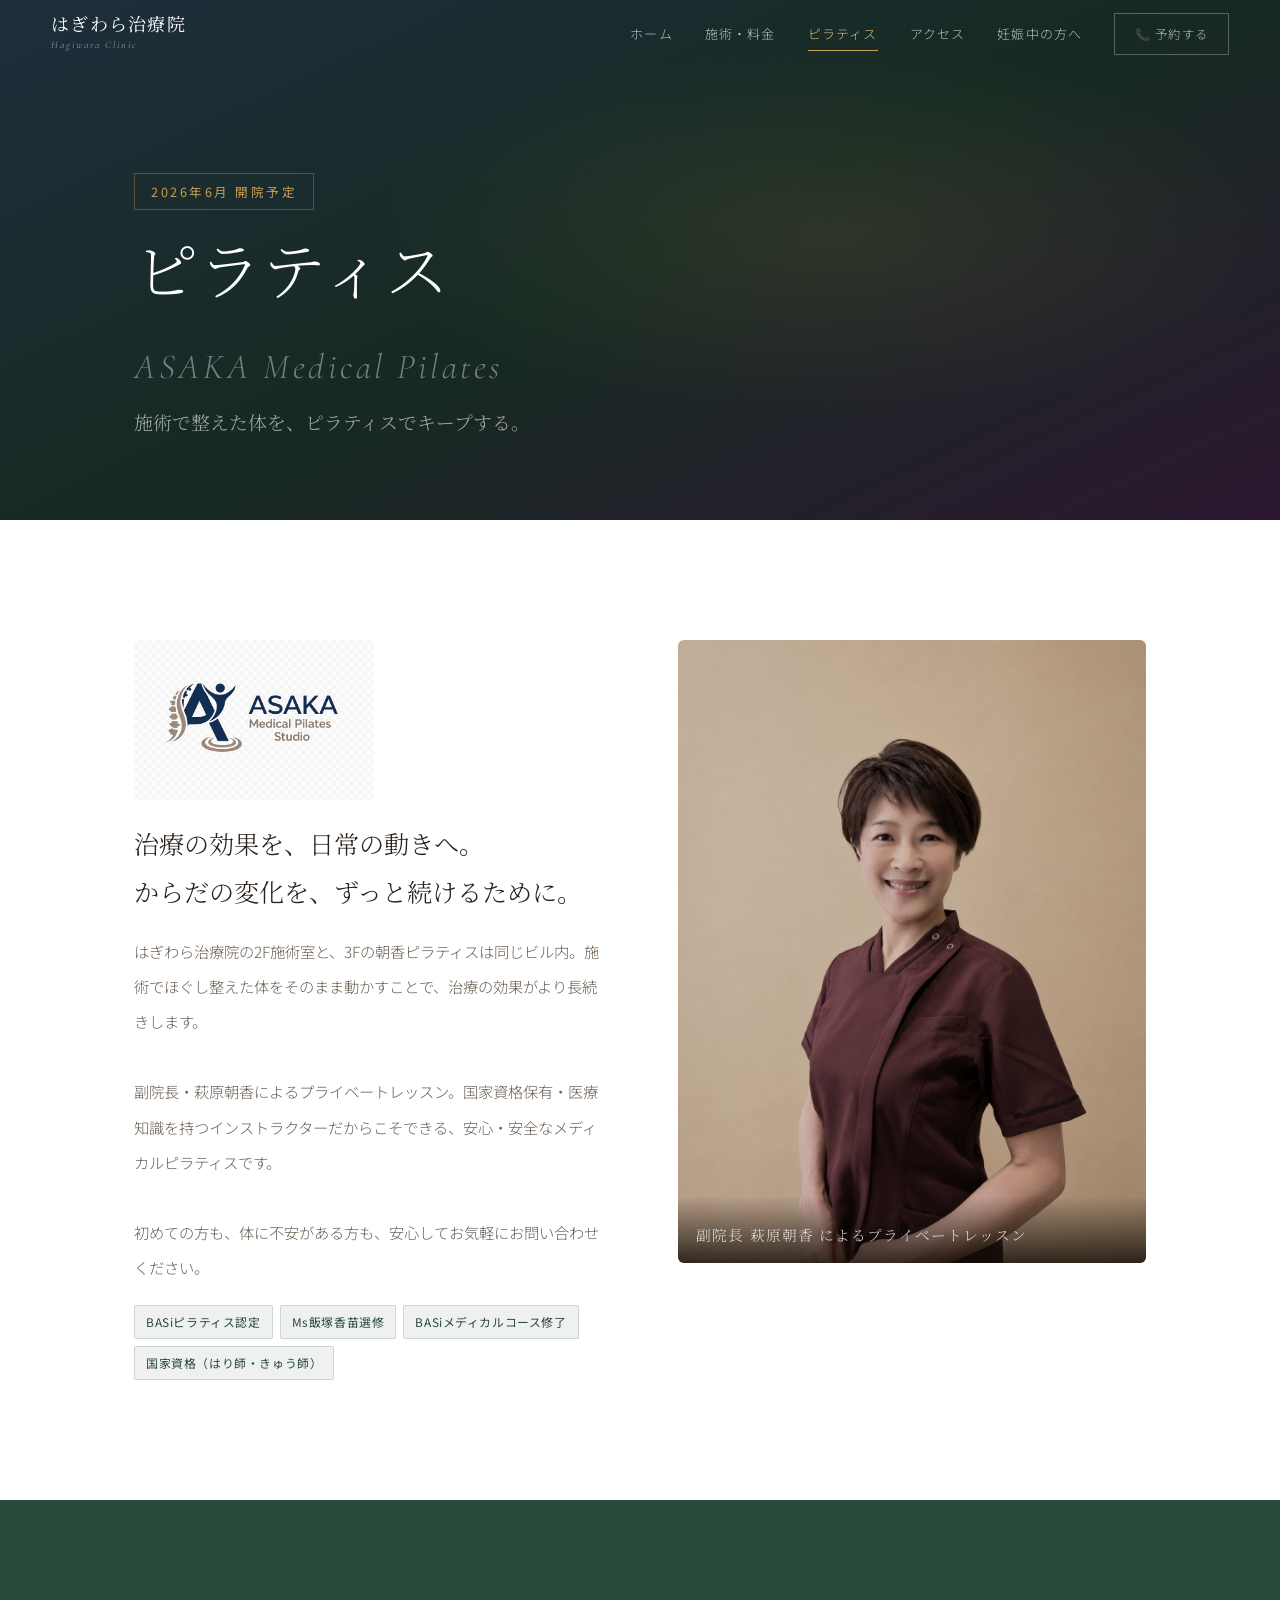
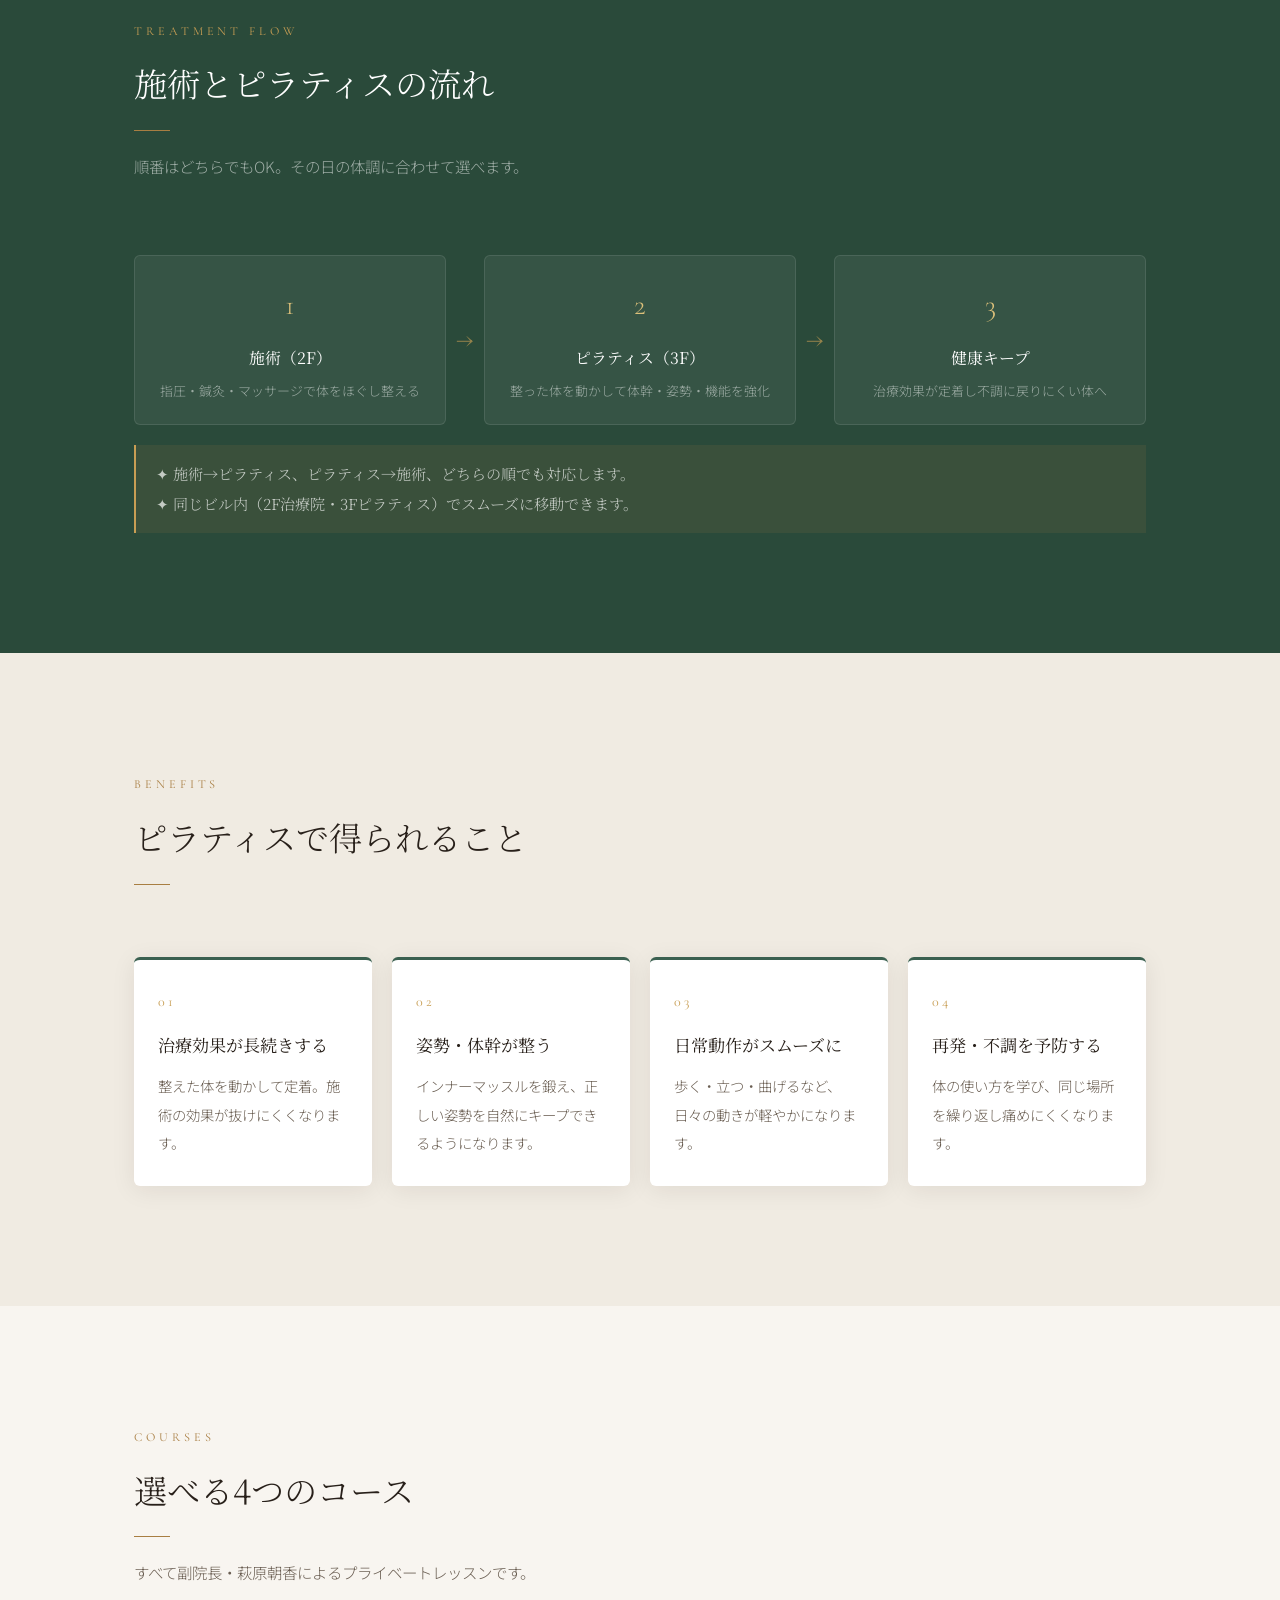
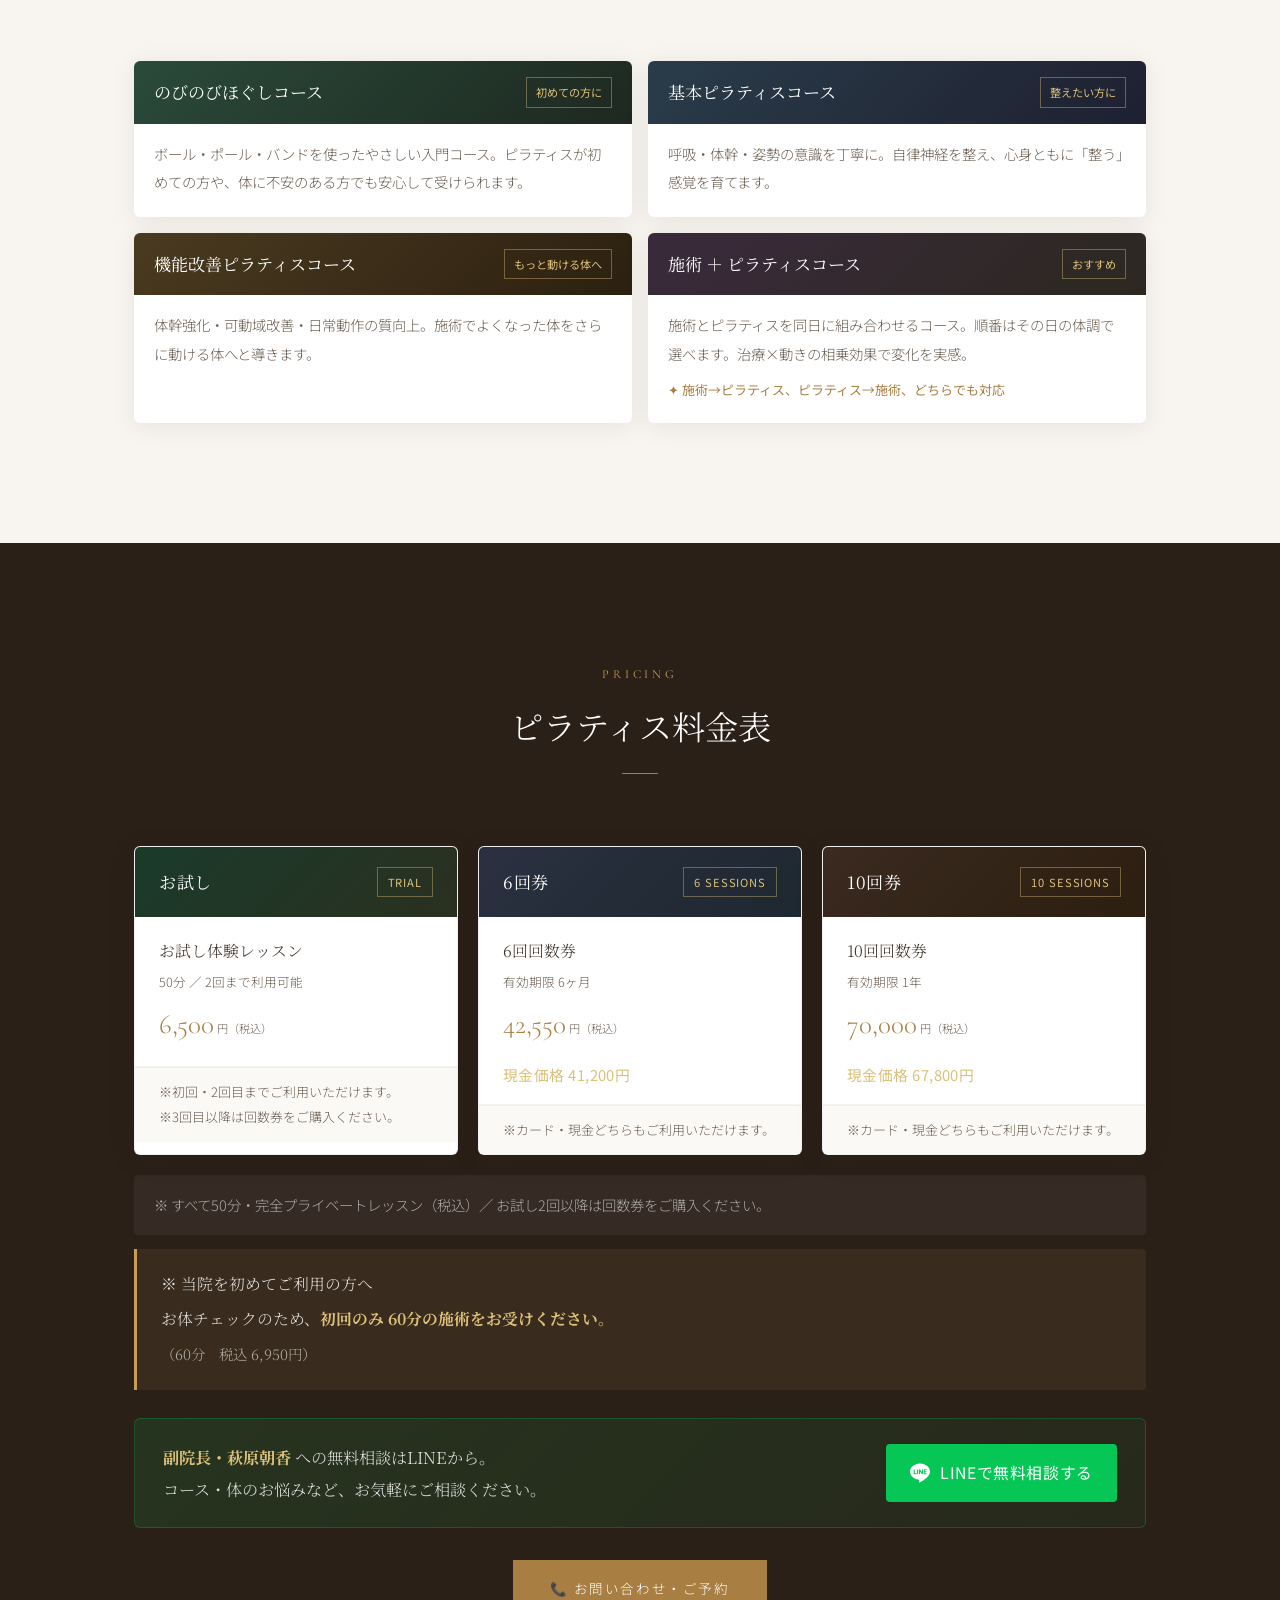
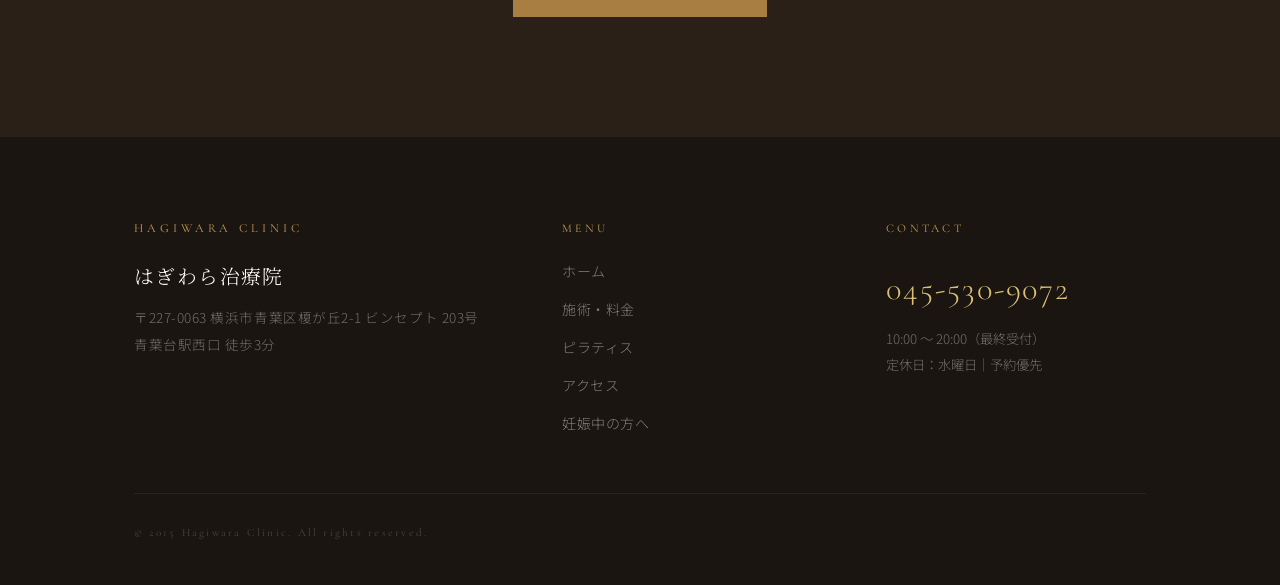
<file: pilates.html>
<!DOCTYPE html>
<html lang="ja">
<head>
<meta charset="UTF-8">
<meta name="viewport" content="width=device-width, initial-scale=1.0">
<title>ピラティス | はぎわら治療院</title>
<meta name="description" content="朝香ピラティス（2026年6月開院）。副院長・萩原朝香によるメディカルピラティス。横浜市青葉区。">
<link rel="preconnect" href="https://fonts.googleapis.com">
<link href="https://fonts.googleapis.com/css2?family=Noto+Serif+JP:wght@200;300;400;500&family=Noto+Sans+JP:wght@300;400&family=Cormorant+Garamond:ital,wght@0,300;0,400;1,300&display=swap" rel="stylesheet">
<link rel="stylesheet" href="css/common.css">
<style>
/* ── Pilates hero ── */
.pilates-hero{position:relative;height:clamp(320px,45vw,520px);display:flex;align-items:flex-end;padding-bottom:clamp(48px,7vw,80px);overflow:hidden}
.pilates-hero-bg{position:absolute;inset:0;background:linear-gradient(155deg,#1e2e3c 0%,#162a22 50%,#2c1830 100%)}
.pilates-hero-bg::before{content:'';position:absolute;inset:0;background:radial-gradient(ellipse 55% 55% at 65% 45%,rgba(160,120,64,.16) 0%,transparent 65%)}
.pilates-hero-content{position:relative;z-index:2;width:100%;padding-top:68px}
.opening-badge{display:inline-block;font-family:'Noto Sans JP',sans-serif;font-size:.7rem;font-weight:400;letter-spacing:.2em;color:#c89e54;border:1px solid rgba(200,160,80,.35);padding:5px 16px;margin-bottom:16px}

/* ── Intro grid ── */
.pilates-intro{display:grid;grid-template-columns:1fr 1fr;gap:clamp(40px,6vw,80px);align-items:start}
.pilates-logo-img{width:100%;max-width:240px;margin-bottom:20px}
.pilates-catch{font-family:'Noto Serif JP',serif;font-size:clamp(1.1rem,2vw,1.4rem);font-weight:300;color:var(--c-ink);line-height:1.9;margin-bottom:18px}
.pilates-body{font-size:.85rem;font-weight:300;color:var(--c-ink3);line-height:2.3}
.pilates-photo{border-radius:6px;overflow:hidden;aspect-ratio:3/4;position:relative}
.pilates-photo img{width:100%;height:100%;object-fit:cover;object-position:top center;filter:brightness(.85) saturate(.7)}
.pilates-photo-cap{position:absolute;bottom:0;left:0;right:0;background:linear-gradient(to top,rgba(18,12,6,.8),transparent);padding:24px 18px 14px;font-family:'Noto Serif JP',serif;font-size:.82rem;font-weight:300;color:rgba(255,255,255,.8);letter-spacing:.07em}

/* ── Features ── */
.features-grid{display:grid;grid-template-columns:repeat(auto-fit,minmax(230px,1fr));gap:20px}
.feature-card{background:#fff;border-radius:6px;padding:28px 24px;box-shadow:0 4px 24px rgba(40,28,18,.08);border-top:3px solid var(--c-forest2)}
.feature-num{font-family:'Cormorant Garamond',serif;font-size:.78rem;color:var(--c-gold2);letter-spacing:.2em;display:block;margin-bottom:12px}
.feature-title{font-family:'Noto Serif JP',serif;font-size:.95rem;font-weight:400;color:var(--c-ink);margin-bottom:10px}
.feature-desc{font-size:.8rem;font-weight:300;color:var(--c-ink3);line-height:2}

/* ── Courses ── */
.course-grid{display:grid;grid-template-columns:1fr 1fr;gap:16px}
.course-card{border-radius:6px;overflow:hidden;background:#fff;box-shadow:0 4px 24px rgba(40,28,18,.08)}
.course-card-top{padding:14px 20px;display:flex;align-items:center;justify-content:space-between}
.course-card-top--1{background:linear-gradient(135deg,#2a4a3a,#1e2820)}
.course-card-top--2{background:linear-gradient(135deg,#2a3c4a,#1e2030)}
.course-card-top--3{background:linear-gradient(135deg,#4a3a20,#2c2010)}
.course-card-top--4{background:linear-gradient(135deg,#3a2a3c,#2c2820)}
.course-name{font-family:'Noto Serif JP',serif;font-size:.95rem;font-weight:400;color:#fff}
.course-badge{font-size:.62rem;color:#dcc07a;border:1px solid rgba(220,192,122,.4);padding:3px 9px;white-space:nowrap}
.course-body{padding:16px 20px 20px}
.course-desc{font-size:.8rem;font-weight:300;color:var(--c-ink3);line-height:2}
.course-note{font-size:.72rem;color:var(--c-gold);margin-top:8px}

/* ── Pricing ── */
.pilates-price-note{background:rgba(255,255,255,.08);border:1px solid rgba(255,255,255,.12);border-radius:6px;padding:24px 28px;text-align:center;margin-top:32px}
.pilates-price-note p{font-family:'Noto Serif JP',serif;font-size:.88rem;font-weight:300;color:rgba(255,255,255,.75);line-height:2.2}

/* ── Flow ── */
.pilates-flow{display:flex;align-items:center;gap:0;margin-top:36px}
.p-flow-step{flex:1;background:rgba(255,255,255,.06);border:1px solid rgba(255,255,255,.1);border-radius:6px;padding:20px 14px;text-align:center}
.p-flow-num{font-family:'Cormorant Garamond',serif;font-size:1.6rem;font-weight:300;color:#dcc07a;display:block;margin-bottom:8px}
.p-flow-name{font-family:'Noto Serif JP',serif;font-size:.88rem;font-weight:400;color:#fff;display:block;margin-bottom:6px}
.p-flow-desc{font-size:.72rem;font-weight:300;color:rgba(255,255,255,.5);line-height:1.9}
.p-flow-sep{font-family:'Cormorant Garamond',serif;font-size:1.5rem;color:#c89e54;padding:0 10px;opacity:.65}

/* ── Pricing grid ── */
.pilates-pricing-grid{display:grid;grid-template-columns:1fr 1fr 1fr;gap:20px;margin-top:40px}
.price-cash{font-size:.82rem;font-weight:400;color:var(--c-gold3);margin-top:4px;letter-spacing:.03em}
.pilates-line-banner{display:flex;align-items:center;justify-content:space-between;gap:20px;margin-top:28px;padding:22px 28px;background:linear-gradient(135deg,rgba(6,199,85,.12),rgba(6,199,85,.05));border:1px solid rgba(6,199,85,.25);border-radius:6px;flex-wrap:wrap}
.pilates-line-banner-text{font-family:'Noto Serif JP',serif;font-size:.9rem;font-weight:300;color:rgba(255,255,255,.85);line-height:2}
.pilates-line-banner-text strong{color:var(--c-gold3)}
.pilates-line-btn{display:inline-flex;align-items:center;gap:10px;background:#06C755;color:#fff;font-size:.88rem;font-weight:400;padding:13px 24px;border-radius:4px;white-space:nowrap;letter-spacing:.04em;transition:background .3s;text-decoration:none}
.pilates-line-btn:hover{background:#05b84d}
.pilates-line-btn svg{width:20px;height:20px;fill:currentColor;flex-shrink:0}

@media(max-width:900px){.pilates-pricing-grid{grid-template-columns:1fr 1fr}}
@media(max-width:760px){
  .pilates-intro{grid-template-columns:1fr}
  .course-grid{grid-template-columns:1fr}
  .pilates-flow{flex-direction:column;gap:12px}
  .p-flow-sep{transform:rotate(90deg)}
  .pilates-pricing-grid{grid-template-columns:1fr}
  .pilates-line-banner{flex-direction:column;text-align:center}
}
</style>
</head>
<body>

<!-- ナビゲーション -->
<nav id="site-nav">
  <a href="index.html" class="nav-logo">
    <span class="nav-logo__ja">はぎわら治療院</span>
    <span class="nav-logo__en">Hagiwara Clinic</span>
  </a>
  <div class="nav-menu">
    <a href="index.html">ホーム</a>
    <a href="menu.html">施術・料金</a>
    <a href="pilates.html" class="active">ピラティス</a>
    <a href="access.html">アクセス</a>
    <a href="maternity.html">妊娠中の方へ</a>
    <a href="tel:0455309072" class="nav-book">📞 予約する</a>
  </div>
  <button class="nav-burger" id="burger"><span></span><span></span><span></span></button>
</nav>
<div id="nav-drawer">
  <button class="drawer-close" id="drawer-close">✕</button>
  <a href="index.html">ホーム</a>
  <a href="menu.html">施術・料金</a>
  <a href="pilates.html">ピラティス</a>
  <a href="access.html">アクセス</a>
  <a href="maternity.html">妊娠中の方へ</a>
  <a href="tel:0455309072" style="color:var(--c-gold)">📞 045-530-9072</a>
</div>

<!-- ヒーロー -->
<div class="pilates-hero">
  <div class="pilates-hero-bg"></div>
  <div class="pilates-hero-content">
    <div class="wrap">
      <span class="opening-badge">2026年6月 開院予定</span>
      <h1 class="heading" style="font-size:clamp(2rem,5vw,3.6rem);font-weight:200;color:#fff;line-height:1.3">ピラティス<br><span style="font-size:.55em;font-family:'Cormorant Garamond',serif;font-style:italic;color:rgba(255,255,255,.4);letter-spacing:.1em">ASAKA Medical Pilates</span></h1>
      <p style="font-family:'Noto Serif JP',serif;font-size:clamp(.88rem,1.5vw,1.05rem);font-weight:300;color:rgba(255,255,255,.6);margin-top:12px;line-height:1.9">施術で整えた体を、ピラティスでキープする。</p>
    </div>
  </div>
</div>

<!-- イントロ -->
<section class="section section--cream" style="background:#fff">
  <div class="wrap">
    <div class="pilates-intro">
      <div data-reveal>
        <img class="pilates-logo-img" src="images/logo-asaka-2026.png" alt="ASAKA Medical Pilates">
        <p class="pilates-catch">
          治療の効果を、日常の動きへ。<br>
          からだの変化を、ずっと続けるために。
        </p>
        <p class="pilates-body">
          はぎわら治療院の2F施術室と、3Fの朝香ピラティスは同じビル内。施術でほぐし整えた体をそのまま動かすことで、治療の効果がより長続きします。<br><br>
          副院長・萩原朝香によるプライベートレッスン。国家資格保有・医療知識を持つインストラクターだからこそできる、安心・安全なメディカルピラティスです。<br><br>
          初めての方も、体に不安がある方も、安心してお気軽にお問い合わせください。
        </p>
        <div class="license-row" style="margin-top:20px">
          <span class="license-tag">BASiピラティス認定</span>
          <span class="license-tag">Ms飯塚香苗選修</span>
          <span class="license-tag">BASiメディカルコース修了</span>
          <span class="license-tag">国家資格（はり師・きゅう師）</span>
        </div>
      </div>
      <div data-reveal data-d="2">
        <div class="pilates-photo">
          <img src="images/hagiwara-asaka.png" alt="副院長 萩原朝香">
          <span class="pilates-photo-cap">副院長 萩原朝香 によるプライベートレッスン</span>
        </div>
      </div>
    </div>
  </div>
</section>

<!-- 施術→ピラティスの流れ -->
<section class="section section--forest">
  <div class="wrap">
    <div class="sec-head sec-head--light" data-reveal>
      <span class="label label--light">Treatment Flow</span>
      <h2 class="heading" style="font-size:clamp(1.4rem,2.6vw,2rem);color:#fff;margin-top:12px">施術とピラティスの流れ</h2>
      <span class="divider"></span>
      <p class="sub" style="color:rgba(255,255,255,.55)">順番はどちらでもOK。その日の体調に合わせて選べます。</p>
    </div>
    <div class="pilates-flow" data-reveal>
      <div class="p-flow-step">
        <span class="p-flow-num">1</span>
        <span class="p-flow-name">施術（2F）</span>
        <p class="p-flow-desc">指圧・鍼灸・マッサージで体をほぐし整える</p>
      </div>
      <span class="p-flow-sep">→</span>
      <div class="p-flow-step">
        <span class="p-flow-num">2</span>
        <span class="p-flow-name">ピラティス（3F）</span>
        <p class="p-flow-desc">整った体を動かして体幹・姿勢・機能を強化</p>
      </div>
      <span class="p-flow-sep">→</span>
      <div class="p-flow-step">
        <span class="p-flow-num">3</span>
        <span class="p-flow-name">健康キープ</span>
        <p class="p-flow-desc">治療効果が定着し不調に戻りにくい体へ</p>
      </div>
    </div>
    <div style="margin-top:20px;background:rgba(168,126,66,.12);border-left:2px solid #c89e54;padding:14px 20px;font-family:'Noto Serif JP',serif;font-size:.84rem;font-weight:300;color:rgba(255,255,255,.7);line-height:2" data-reveal>
      ✦ 施術→ピラティス、ピラティス→施術、どちらの順でも対応します。<br>
      ✦ 同じビル内（2F治療院・3Fピラティス）でスムーズに移動できます。
    </div>
  </div>
</section>

<!-- ピラティスの効果 -->
<section class="section section--warm">
  <div class="wrap">
    <div class="sec-head" data-reveal>
      <span class="label">Benefits</span>
      <h2 class="heading" style="font-size:clamp(1.4rem,2.6vw,2rem);color:var(--c-ink);margin-top:12px">ピラティスで得られること</h2>
      <span class="divider"></span>
    </div>
    <div class="features-grid" data-reveal>
      <div class="feature-card">
        <span class="feature-num">01</span>
        <h3 class="feature-title">治療効果が長続きする</h3>
        <p class="feature-desc">整えた体を動かして定着。施術の効果が抜けにくくなります。</p>
      </div>
      <div class="feature-card">
        <span class="feature-num">02</span>
        <h3 class="feature-title">姿勢・体幹が整う</h3>
        <p class="feature-desc">インナーマッスルを鍛え、正しい姿勢を自然にキープできるようになります。</p>
      </div>
      <div class="feature-card">
        <span class="feature-num">03</span>
        <h3 class="feature-title">日常動作がスムーズに</h3>
        <p class="feature-desc">歩く・立つ・曲げるなど、日々の動きが軽やかになります。</p>
      </div>
      <div class="feature-card">
        <span class="feature-num">04</span>
        <h3 class="feature-title">再発・不調を予防する</h3>
        <p class="feature-desc">体の使い方を学び、同じ場所を繰り返し痛めにくくなります。</p>
      </div>
    </div>
  </div>
</section>

<!-- コース一覧 -->
<section class="section section--cream">
  <div class="wrap">
    <div class="sec-head" data-reveal>
      <span class="label">Courses</span>
      <h2 class="heading" style="font-size:clamp(1.4rem,2.6vw,2rem);color:var(--c-ink);margin-top:12px">選べる4つのコース</h2>
      <span class="divider"></span>
      <p class="sub">すべて副院長・萩原朝香によるプライベートレッスンです。</p>
    </div>
    <div class="course-grid" data-reveal>
      <div class="course-card">
        <div class="course-card-top course-card-top--1">
          <span class="course-name">のびのびほぐしコース</span>
          <span class="course-badge">初めての方に</span>
        </div>
        <div class="course-body">
          <p class="course-desc">ボール・ポール・バンドを使ったやさしい入門コース。ピラティスが初めての方や、体に不安のある方でも安心して受けられます。</p>
        </div>
      </div>
      <div class="course-card">
        <div class="course-card-top course-card-top--2">
          <span class="course-name">基本ピラティスコース</span>
          <span class="course-badge">整えたい方に</span>
        </div>
        <div class="course-body">
          <p class="course-desc">呼吸・体幹・姿勢の意識を丁寧に。自律神経を整え、心身ともに「整う」感覚を育てます。</p>
        </div>
      </div>
      <div class="course-card">
        <div class="course-card-top course-card-top--3">
          <span class="course-name">機能改善ピラティスコース</span>
          <span class="course-badge">もっと動ける体へ</span>
        </div>
        <div class="course-body">
          <p class="course-desc">体幹強化・可動域改善・日常動作の質向上。施術でよくなった体をさらに動ける体へと導きます。</p>
        </div>
      </div>
      <div class="course-card">
        <div class="course-card-top course-card-top--4">
          <span class="course-name">施術 ＋ ピラティスコース</span>
          <span class="course-badge">おすすめ</span>
        </div>
        <div class="course-body">
          <p class="course-desc">施術とピラティスを同日に組み合わせるコース。順番はその日の体調で選べます。治療×動きの相乗効果で変化を実感。</p>
          <p class="course-note">✦ 施術→ピラティス、ピラティス→施術、どちらでも対応</p>
        </div>
      </div>
    </div>
  </div>
</section>

<!-- 料金 -->
<section class="section section--darker" style="background:#2a2018">
  <div class="wrap">
    <div class="sec-head sec-head--light center" data-reveal>
      <span class="label label--light">Pricing</span>
      <h2 class="heading" style="font-size:clamp(1.4rem,2.6vw,2rem);color:#fff;margin-top:12px">ピラティス料金表</h2>
      <span class="divider" style="margin:20px auto 0"></span>
    </div>

    <div class="pilates-pricing-grid" data-reveal>

      <!-- お試し -->
      <div class="price-block">
        <div class="price-block-head" style="background:linear-gradient(135deg,#1a3a2a,#2a3020)">
          <span class="price-block-title">お試し</span>
          <span class="price-block-badge">TRIAL</span>
        </div>
        <div class="price-row" style="flex-direction:column;align-items:flex-start;gap:4px">
          <div>
            <span class="price-name">お試し体験レッスン</span>
            <span class="price-sub">50分 ／ 2回まで利用可能</span>
          </div>
          <span class="price-val">6,500<small>円（税込）</small></span>
        </div>
        <div class="price-note">
          ※初回・2回目までご利用いただけます。<br>
          ※3回目以降は回数券をご購入ください。
        </div>
      </div>

      <!-- 6回券 -->
      <div class="price-block">
        <div class="price-block-head" style="background:linear-gradient(135deg,#2a3040,#1e2830)">
          <span class="price-block-title">6回券</span>
          <span class="price-block-badge">6 SESSIONS</span>
        </div>
        <div class="price-row" style="flex-direction:column;align-items:flex-start;gap:4px">
          <div>
            <span class="price-name">6回回数券</span>
            <span class="price-sub">有効期限 6ヶ月</span>
          </div>
          <span class="price-val">42,550<small>円（税込）</small></span>
          <p class="price-cash">現金価格 41,200円</p>
        </div>
        <div class="price-note">
          ※カード・現金どちらもご利用いただけます。
        </div>
      </div>

      <!-- 10回券 -->
      <div class="price-block">
        <div class="price-block-head" style="background:linear-gradient(135deg,#3a2a20,#2c1e10)">
          <span class="price-block-title">10回券</span>
          <span class="price-block-badge">10 SESSIONS</span>
        </div>
        <div class="price-row" style="flex-direction:column;align-items:flex-start;gap:4px">
          <div>
            <span class="price-name">10回回数券</span>
            <span class="price-sub">有効期限 1年</span>
          </div>
          <span class="price-val">70,000<small>円（税込）</small></span>
          <p class="price-cash">現金価格 67,800円</p>
        </div>
        <div class="price-note">
          ※カード・現金どちらもご利用いただけます。
        </div>
      </div>

    </div>

    <!-- 注意事項 -->
    <div style="margin-top:20px;padding:14px 20px;background:rgba(255,255,255,.05);border-radius:4px;font-size:.8rem;font-weight:300;color:rgba(255,255,255,.6);line-height:2.2" data-reveal>
      ※ すべて50分・完全プライベートレッスン（税込）／ お試し2回以降は回数券をご購入ください。
    </div>

    <!-- 初回ご利用の方 -->
    <div style="margin-top:14px;padding:18px 24px;background:rgba(168,126,66,.12);border-left:3px solid var(--c-gold2);border-radius:0 4px 4px 0;font-family:'Noto Serif JP',serif;font-size:.88rem;font-weight:300;color:rgba(255,255,255,.85);line-height:2.2" data-reveal>
      ※ 当院を初めてご利用の方へ<br>
      お体チェックのため、<strong style="color:var(--c-gold3)">初回のみ 60分の施術をお受けください。</strong><br>
      <span style="font-size:.8rem;color:rgba(255,255,255,.6)">（60分　税込 6,950円）</span>
    </div>

    <!-- LINE相談バナー -->
    <div class="pilates-line-banner" data-reveal>
      <div class="pilates-line-banner-text">
        <strong>副院長・萩原朝香</strong> への無料相談はLINEから。<br>
        コース・体のお悩みなど、お気軽にご相談ください。
      </div>
      <a href="https://lin.ee/WxOBVcp" target="_blank" rel="noopener" class="pilates-line-btn">
        <svg viewBox="0 0 24 24"><path d="M19.365 9.863c.349 0 .63.285.63.63 0 .344-.281.63-.63.63H17.61v1.125h1.755c.349 0 .63.283.63.63 0 .344-.281.628-.63.628H16.98a.627.627 0 0 1-.627-.628V8.108c0-.345.282-.63.63-.63h2.382c.349 0 .63.285.63.63 0 .344-.281.628-.63.628H17.61v1.125h1.755zm-3.855 3.016c0 .27-.174.51-.432.596-.064.021-.133.031-.199.031a.63.63 0 0 1-.568-.347l-2.243-3.076v2.794c0 .346-.282.63-.63.63a.627.627 0 0 1-.629-.63V8.108c0-.27.173-.51.43-.595a.621.621 0 0 1 .197-.033.626.626 0 0 1 .568.344l2.243 3.076V8.108c0-.345.282-.63.63-.63.346 0 .63.285.63.63v4.771zm-5.741 0c0 .346-.282.63-.63.63a.627.627 0 0 1-.629-.63V8.108c0-.345.282-.63.63-.63.346 0 .63.285.63.63v4.771zm-2.466.629H5.026a.627.627 0 0 1-.629-.628V8.108c0-.345.282-.63.63-.63.346 0 .63.285.63.63v4.141h1.872c.346 0 .627.283.627.628 0 .346-.281.631-.627.631zM24 10.314C24 4.943 18.615.572 12 .572S0 4.943 0 10.314c0 4.811 4.27 8.842 10.035 9.608.391.082.923.258 1.058.59.12.301.079.766.038 1.08l-.164 1.02c-.045.301-.24 1.186 1.049.645 1.291-.539 6.916-4.078 9.436-6.975C23.176 14.393 24 12.458 24 10.314z"/></svg>
        LINEで無料相談する
      </a>
    </div>

    <div style="text-align:center;margin-top:32px" data-reveal>
      <a class="btn btn-fill" href="tel:0455309072">📞 お問い合わせ・ご予約</a>
    </div>
  </div>
</section>

<!-- フッター -->
<footer id="site-footer">
  <div class="wrap">
    <div class="footer-inner">
      <div class="footer-brand">
        <span class="label label--light" style="margin-bottom:14px">Hagiwara Clinic</span>
        <p class="footer-name">はぎわら治療院</p>
        <p class="footer-addr">〒227-0063 横浜市青葉区榎が丘2-1 ビンセプト 203号<br>青葉台駅西口 徒歩3分</p>
      </div>
      <div>
        <p class="footer-col-title">Menu</p>
        <div class="footer-links">
          <a href="index.html">ホーム</a>
          <a href="menu.html">施術・料金</a>
          <a href="pilates.html">ピラティス</a>
          <a href="access.html">アクセス</a>
          <a href="maternity.html">妊娠中の方へ</a>
        </div>
      </div>
      <div>
        <p class="footer-col-title">Contact</p>
        <a class="footer-tel" href="tel:0455309072">045-530-9072</a>
        <p class="footer-hours">10:00 〜 20:00（最終受付）<br>定休日：水曜日｜予約優先</p>
      </div>
    </div>
    <p class="footer-copy">© 2015 Hagiwara Clinic. All rights reserved.</p>
  </div>
</footer>

<script>
const nav = document.getElementById('site-nav');
window.addEventListener('scroll', () => nav.classList.toggle('scrolled', scrollY > 60), {passive:true});
document.getElementById('burger').addEventListener('click', () => document.getElementById('nav-drawer').classList.add('open'));
document.getElementById('drawer-close').addEventListener('click', () => document.getElementById('nav-drawer').classList.remove('open'));
const ro = new IntersectionObserver(es => es.forEach(e => { if(e.isIntersecting){e.target.classList.add('on');ro.unobserve(e.target)} }), {threshold:.1});
document.querySelectorAll('[data-reveal]').forEach(el => ro.observe(el));
</script>
</body>
</html>
</file>
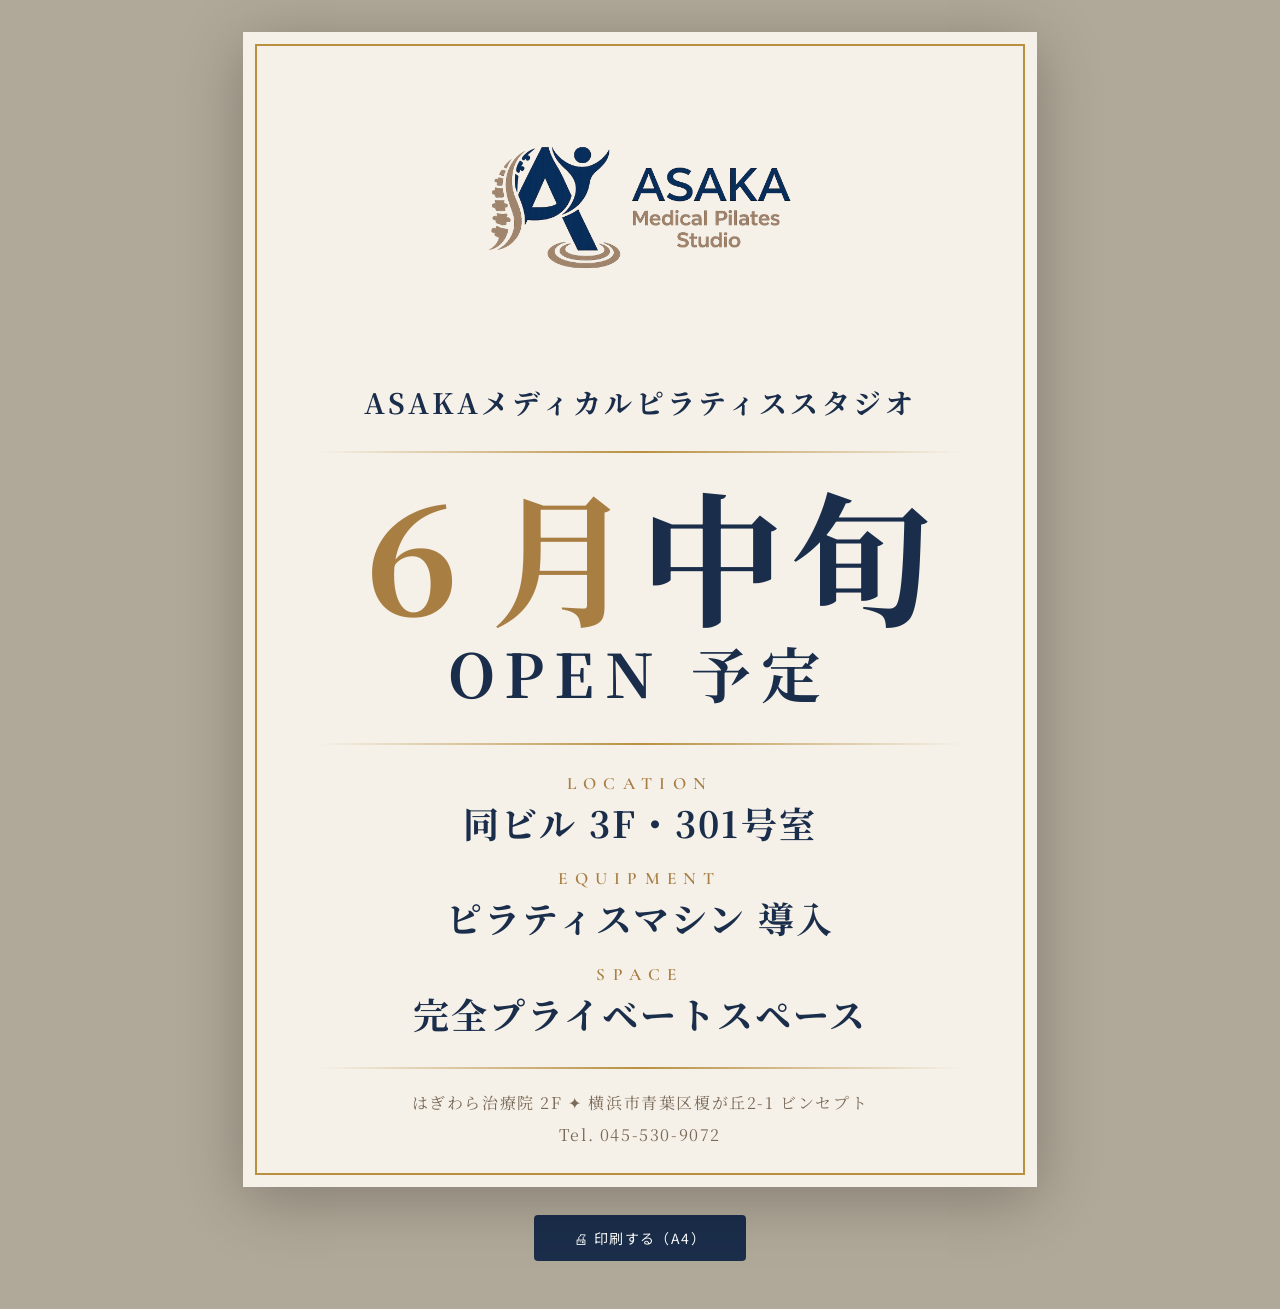
<file: poster-open-ベージュ.html>
<!DOCTYPE html>
<html lang="ja">
<head>
<meta charset="UTF-8">
<meta name="viewport" content="width=device-width, initial-scale=1.0">
<title>オープン告知ポスター（ベージュ）— ASAKA Medical Pilates Studio</title>
<link href="https://fonts.googleapis.com/css2?family=Noto+Serif+JP:wght@300;400;500;700;900&family=Noto+Sans+JP:wght@400;700;900&family=Cormorant+Garamond:wght@600&display=swap" rel="stylesheet">
<style>
@page { size: A4 portrait; margin: 0; }
@media print {
  body { -webkit-print-color-adjust: exact; print-color-adjust: exact; }
  .no-print { display: none; }
}
* { box-sizing: border-box; margin: 0; padding: 0; }

body {
  font-family: 'Noto Sans JP', sans-serif;
  background: #b0a898;
  display: flex;
  flex-direction: column;
  align-items: center;
  padding: 32px 16px 48px;
}

.poster {
  width: 210mm;
  min-height: 297mm;
  background: #f5f0e8;
  position: relative;
  display: flex;
  flex-direction: column;
  align-items: center;
  justify-content: center;
  padding: 36px 40px 36px;
  box-shadow: 0 12px 60px rgba(0,0,0,.25);
}

.poster::after {
  content: '';
  position: absolute;
  inset: 12px;
  border: 2px solid #b89040;
  pointer-events: none;
}

.poster-inner {
  position: relative;
  z-index: 2;
  width: 100%;
  display: flex;
  flex-direction: column;
  align-items: center;
  gap: 0;
}

.logo-wrap {
  margin-bottom: 28px;
}
.logo-wrap img {
  width: 420px;
  height: auto;
}

.studio-name {
  font-family: 'Noto Serif JP', serif;
  font-size: 21pt;
  font-weight: 700;
  color: #1a2d4a;
  letter-spacing: .12em;
  text-align: center;
  line-height: 1.5;
  margin-bottom: 28px;
}

.divider {
  width: 90%;
  height: 2px;
  background: linear-gradient(to right, transparent, #b89040, transparent);
  margin-bottom: 28px;
}

.open-block {
  text-align: center;
  margin-bottom: 28px;
}

.open-month {
  font-family: 'Noto Serif JP', serif;
  font-size: 108pt;
  font-weight: 700;
  color: #1a2d4a;
  line-height: 1;
  display: block;
  letter-spacing: .04em;
}
.open-month em {
  font-style: normal;
  color: #a87e42;
}

.open-timing {
  font-family: 'Noto Serif JP', serif;
  font-size: 45pt;
  font-weight: 700;
  color: #1a2d4a;
  letter-spacing: .18em;
  display: block;
  margin-top: 4px;
}

.divider2 {
  width: 90%;
  height: 2px;
  background: linear-gradient(to right, transparent, #b89040, transparent);
  margin-bottom: 28px;
}

.info-list {
  width: 100%;
  display: flex;
  flex-direction: column;
  gap: 20px;
  margin-bottom: 28px;
}

.info-item {
  display: flex;
  flex-direction: column;
  align-items: center;
  gap: 4px;
}

.info-en {
  font-family: 'Cormorant Garamond', serif;
  font-size: 13pt;
  font-weight: 600;
  letter-spacing: .42em;
  text-transform: uppercase;
  color: #a87e42;
}

.info-text {
  font-family: 'Noto Serif JP', serif;
  font-size: 27pt;
  font-weight: 700;
  color: #1a2d4a;
  letter-spacing: .06em;
  text-align: center;
  line-height: 1.4;
}

.footer-divider {
  width: 90%;
  height: 1.5px;
  background: linear-gradient(to right, transparent, #b89040, transparent);
  margin-bottom: 18px;
}

.footer-text {
  font-family: 'Noto Serif JP', serif;
  font-size: 12pt;
  font-weight: 400;
  color: #7a6a58;
  letter-spacing: .1em;
  line-height: 2;
  text-align: center;
}

.print-btn {
  margin-top: 28px;
  padding: 13px 40px;
  background: #1a2d4a;
  color: #fff;
  font-family: 'Noto Sans JP', sans-serif;
  font-size: 14px;
  border: none;
  border-radius: 4px;
  cursor: pointer;
  letter-spacing: .1em;
  transition: background .2s;
}
.print-btn:hover { background: #2a4a70; }
</style>
</head>
<body>

<div class="poster">
  <div class="poster-inner">

    <div class="logo-wrap">
      <img src="images/決定稿背景なしふちなし.png" alt="ASAKA Medical Pilates Studio">
    </div>

    <p class="studio-name">ASAKAメディカルピラティススタジオ</p>

    <div class="divider"></div>

    <div class="open-block">
      <span class="open-month"><em>６月</em>中旬</span>
      <span class="open-timing">OPEN 予定</span>
    </div>

    <div class="divider2"></div>

    <div class="info-list">
      <div class="info-item">
        <span class="info-en">Location</span>
        <span class="info-text">同ビル 3F・301号室</span>
      </div>
      <div class="info-item">
        <span class="info-en">Equipment</span>
        <span class="info-text">ピラティスマシン 導入</span>
      </div>
      <div class="info-item">
        <span class="info-en">Space</span>
        <span class="info-text">完全プライベートスペース</span>
      </div>
    </div>

    <div class="footer-divider"></div>

    <p class="footer-text">
      はぎわら治療院 2F ✦ 横浜市青葉区榎が丘2-1 ビンセプト<br>
      Tel. 045-530-9072
    </p>

  </div>
</div>

<button class="print-btn no-print" onclick="window.print()">🖨 印刷する（A4）</button>

</body>
</html>
</file>
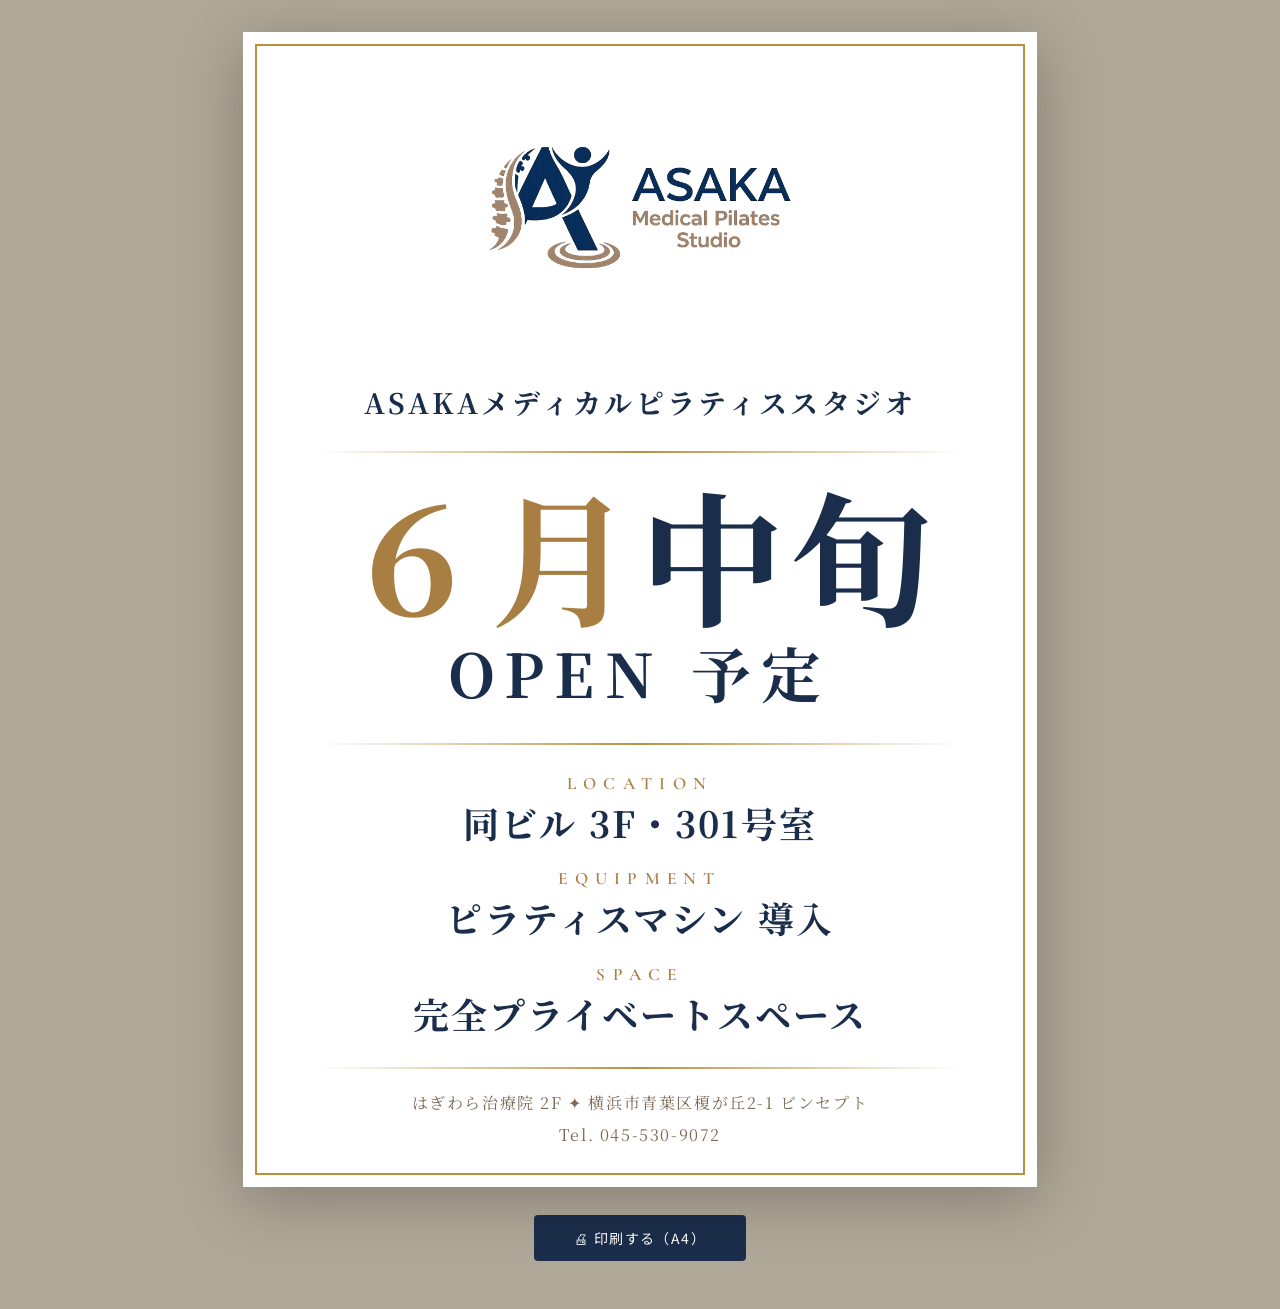
<file: poster-open　白.html>
<!DOCTYPE html>
<html lang="ja">
<head>
<meta charset="UTF-8">
<meta name="viewport" content="width=device-width, initial-scale=1.0">
<title>オープン告知ポスター — ASAKA Medical Pilates Studio</title>
<link href="https://fonts.googleapis.com/css2?family=Noto+Serif+JP:wght@300;400;500;700;900&family=Noto+Sans+JP:wght@400;700;900&family=Cormorant+Garamond:wght@600&display=swap" rel="stylesheet">
<style>
@page { size: A4 portrait; margin: 0; }
@media print {
  body { -webkit-print-color-adjust: exact; print-color-adjust: exact; }
  .no-print { display: none; }
}
* { box-sizing: border-box; margin: 0; padding: 0; }

body {
  font-family: 'Noto Sans JP', sans-serif;
  background: #b0a898;
  display: flex;
  flex-direction: column;
  align-items: center;
  padding: 32px 16px 48px;
}

.poster {
  width: 210mm;
  min-height: 297mm;
  background: #fff;
  position: relative;
  display: flex;
  flex-direction: column;
  align-items: center;
  justify-content: center;
  padding: 36px 40px 36px;
  box-shadow: 0 12px 60px rgba(0,0,0,.25);
}

.poster::after {
  content: '';
  position: absolute;
  inset: 12px;
  border: 2px solid #b89040;
  pointer-events: none;
}

.poster-inner {
  position: relative;
  z-index: 2;
  width: 100%;
  display: flex;
  flex-direction: column;
  align-items: center;
  gap: 0;
}

/* ── ロゴ ── */
.logo-wrap {
  margin-bottom: 28px;
}
.logo-wrap img {
  width: 420px;
  height: auto;
}

/* ── スタジオ名 ── */
.studio-name {
  font-family: 'Noto Serif JP', serif;
  font-size: 21pt;
  font-weight: 700;
  color: #1a2d4a;
  letter-spacing: .12em;
  text-align: center;
  line-height: 1.5;
  margin-bottom: 28px;
}

/* ── 区切り ── */
.divider {
  width: 90%;
  height: 2px;
  background: linear-gradient(to right, transparent, #b89040, transparent);
  margin-bottom: 28px;
}

/* ── OPEN告知 ── */
.open-block {
  text-align: center;
  margin-bottom: 28px;
}

.open-month {
  font-family: 'Noto Serif JP', serif;
  font-size: 108pt;
  font-weight: 700;
  color: #1a2d4a;
  line-height: 1;
  display: block;
  letter-spacing: .04em;
}
.open-month em {
  font-style: normal;
  color: #a87e42;
}

.open-timing {
  font-family: 'Noto Serif JP', serif;
  font-size: 45pt;
  font-weight: 700;
  color: #1a2d4a;
  letter-spacing: .18em;
  display: block;
  margin-top: 4px;
}

/* ── 区切り ── */
.divider2 {
  width: 90%;
  height: 2px;
  background: linear-gradient(to right, transparent, #b89040, transparent);
  margin-bottom: 28px;
}

/* ── 情報リスト ── */
.info-list {
  width: 100%;
  display: flex;
  flex-direction: column;
  gap: 20px;
  margin-bottom: 28px;
}

.info-item {
  display: flex;
  flex-direction: column;
  align-items: center;
  gap: 4px;
}

.info-en {
  font-family: 'Cormorant Garamond', serif;
  font-size: 13pt;
  font-weight: 600;
  letter-spacing: .42em;
  text-transform: uppercase;
  color: #a87e42;
}

.info-text {
  font-family: 'Noto Serif JP', serif;
  font-size: 27pt;
  font-weight: 700;
  color: #1a2d4a;
  letter-spacing: .06em;
  text-align: center;
  line-height: 1.4;
}

/* ── フッター ── */
.footer-divider {
  width: 90%;
  height: 1.5px;
  background: linear-gradient(to right, transparent, #b89040, transparent);
  margin-bottom: 18px;
}

.footer-text {
  font-family: 'Noto Serif JP', serif;
  font-size: 12pt;
  font-weight: 400;
  color: #7a6a58;
  letter-spacing: .1em;
  line-height: 2;
  text-align: center;
}

/* ── 印刷ボタン ── */
.print-btn {
  margin-top: 28px;
  padding: 13px 40px;
  background: #1a2d4a;
  color: #fff;
  font-family: 'Noto Sans JP', sans-serif;
  font-size: 14px;
  border: none;
  border-radius: 4px;
  cursor: pointer;
  letter-spacing: .1em;
  transition: background .2s;
}
.print-btn:hover { background: #2a4a70; }
</style>
</head>
<body>

<div class="poster">
  <div class="poster-inner">

    <!-- ロゴ -->
    <div class="logo-wrap">
      <img src="images/決定稿背景なしふちなし.png" alt="ASAKA Medical Pilates Studio">
    </div>

    <!-- スタジオ名 -->
    <p class="studio-name">ASAKAメディカルピラティススタジオ</p>

    <div class="divider"></div>

    <!-- OPEN告知 -->
    <div class="open-block">
      <span class="open-month"><em>６月</em>中旬</span>
      <span class="open-timing">OPEN 予定</span>
    </div>

    <div class="divider2"></div>

    <!-- 情報 -->
    <div class="info-list">
      <div class="info-item">
        <span class="info-en">Location</span>
        <span class="info-text">同ビル 3F・301号室</span>
      </div>
      <div class="info-item">
        <span class="info-en">Equipment</span>
        <span class="info-text">ピラティスマシン 導入</span>
      </div>
      <div class="info-item">
        <span class="info-en">Space</span>
        <span class="info-text">完全プライベートスペース</span>
      </div>
    </div>

    <div class="footer-divider"></div>

    <p class="footer-text">
      はぎわら治療院 2F ✦ 横浜市青葉区榎が丘2-1 ビンセプト<br>
      Tel. 045-530-9072
    </p>

  </div>
</div>

<button class="print-btn no-print" onclick="window.print()">🖨 印刷する（A4）</button>

</body>
</html>
</file>
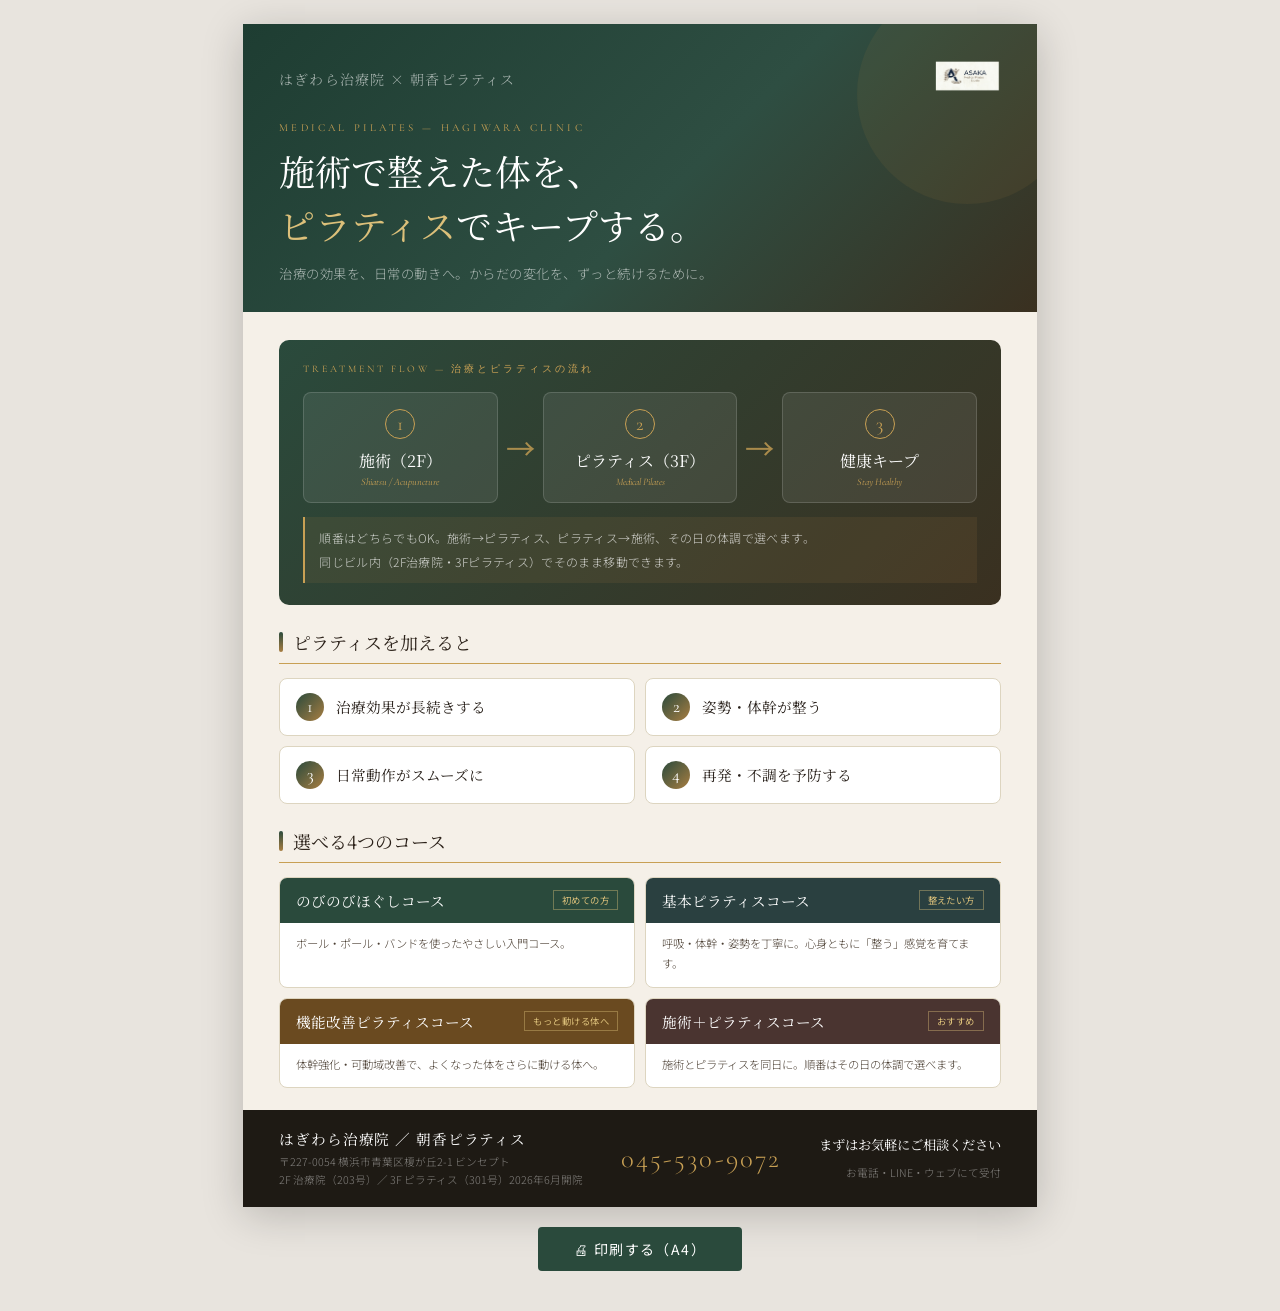
<file: poster-pilates.html>
<!DOCTYPE html>
<html lang="ja">
<head>
<meta charset="UTF-8">
<meta name="viewport" content="width=device-width, initial-scale=1.0">
<title>院内ポスター — ピラティスのご案内</title>
<link href="https://fonts.googleapis.com/css2?family=Noto+Serif+JP:wght@200;300;400;500&family=Noto+Sans+JP:wght@300;400;500&family=Cormorant+Garamond:ital,wght@0,300;0,400;1,300&display=swap" rel="stylesheet">
<style>
@page { size: A4 portrait; margin: 0; }
@media print {
  body { -webkit-print-color-adjust: exact; print-color-adjust: exact; }
  .no-print { display: none; }
}
* { box-sizing: border-box; margin: 0; padding: 0; }

body {
  font-family: 'Noto Sans JP', sans-serif;
  background: #e8e4de;
  display: flex; flex-direction: column;
  align-items: center; padding: 24px 16px 40px;
}

.poster {
  width: 210mm; min-height: 297mm;
  background: #f5f0e8;
  box-shadow: 0 8px 40px rgba(0,0,0,.2);
  display: flex; flex-direction: column; overflow: hidden;
}

/* ── ヘッダー ── */
.poster-header {
  background: linear-gradient(135deg, #1e3d32 0%, #2e4e42 55%, #3a3020 100%);
  padding: 30px 36px 26px; position: relative; overflow: hidden;
}
.poster-header::before {
  content: ''; position: absolute; top: -40px; right: -40px;
  width: 220px; height: 220px; border-radius: 50%;
  background: rgba(168,126,66,.1);
}
.header-top {
  display: flex; align-items: center;
  justify-content: space-between;
  margin-bottom: 18px; position: relative; z-index: 2;
}
.clinic-name {
  font-family: 'Noto Serif JP', serif;
  font-size: 10.5pt; font-weight: 300;
  color: rgba(255,255,255,.6); letter-spacing: .08em;
}
.logo-area img { height: 44px; object-fit: contain; }
.logo-fallback {
  font-family: 'Cormorant Garamond', serif;
  font-size: 15pt; color: #c8a054; letter-spacing: .15em;
}
.header-main { position: relative; z-index: 2; }
.header-label {
  font-family: 'Cormorant Garamond', serif;
  font-size: 8pt; letter-spacing: .3em; text-transform: uppercase;
  color: #c8a054; display: block; margin-bottom: 10px;
}
.header-title {
  font-family: 'Noto Serif JP', serif;
  font-size: 27pt; font-weight: 400;
  color: #fff; line-height: 1.5; margin-bottom: 10px;
}
.header-title em { font-style: normal; color: #dcc07a; }
.header-sub {
  font-size: 10pt; font-weight: 300;
  color: rgba(255,255,255,.6); line-height: 1.8; letter-spacing: .04em;
}

/* ── ボディ ── */
.poster-body {
  flex: 1; padding: 28px 36px 22px;
  display: flex; flex-direction: column; gap: 24px;
}

/* ── フロー ── */
.flow-section {
  background: linear-gradient(135deg, #2a4a3c, #3a3020);
  border-radius: 10px; padding: 22px 24px;
}
.flow-label {
  font-family: 'Cormorant Garamond', serif;
  font-size: 7.5pt; letter-spacing: .3em; text-transform: uppercase;
  color: #c8a054; display: block; margin-bottom: 16px;
}
.flow-steps { display: flex; align-items: stretch; }
.flow-step { flex: 1; text-align: center; }
.flow-step-box {
  background: rgba(255,255,255,.08);
  border: 1px solid rgba(255,255,255,.15);
  border-radius: 8px; padding: 16px 8px 14px;
  height: 100%;
}
.flow-num {
  display: inline-flex; align-items: center; justify-content: center;
  width: 30px; height: 30px; border-radius: 50%;
  border: 1.5px solid #c8a054; color: #c8a054;
  font-family: 'Cormorant Garamond', serif; font-size: 14pt;
  margin-bottom: 10px;
}
.flow-step-name {
  font-family: 'Noto Serif JP', serif;
  font-size: 12pt; font-weight: 400;
  color: #fff; display: block; margin-bottom: 4px;
}
.flow-step-en {
  font-family: 'Cormorant Garamond', serif;
  font-style: italic; font-size: 7.5pt; color: #c8a054; display: block;
}
.flow-arrow {
  display: flex; flex-direction: column;
  align-items: center; justify-content: center;
  padding: 0 8px; flex-shrink: 0;
}
.flow-arrow-sym { font-size: 22pt; color: #c8a054; opacity: .8; }
.flow-note {
  margin-top: 14px;
  background: rgba(168,126,66,.12);
  border-left: 2px solid #c8a054;
  padding: 9px 14px;
  font-size: 9pt; font-weight: 300;
  color: rgba(255,255,255,.75); line-height: 2; letter-spacing: .03em;
}

/* ── セクションタイトル ── */
.section-title {
  font-family: 'Noto Serif JP', serif;
  font-size: 13.5pt; font-weight: 400;
  color: #2a2018; margin-bottom: 14px;
  padding-bottom: 8px;
  border-bottom: 1.5px solid #c8a054;
  display: flex; align-items: center; gap: 10px;
}
.section-title::before {
  content: '';
  display: block; width: 4px; height: 20px;
  background: linear-gradient(to bottom, #2a4a3c, #a87e42);
  border-radius: 2px; flex-shrink: 0;
}

/* ── 効果 ── */
.benefits-grid {
  display: grid; grid-template-columns: 1fr 1fr; gap: 10px;
}
.benefit-item {
  background: #fff; border: 1px solid #ddd5c0;
  border-radius: 8px; padding: 14px 16px;
  display: flex; gap: 12px; align-items: center;
}
.benefit-num {
  display: inline-flex; align-items: center; justify-content: center;
  width: 28px; height: 28px; flex-shrink: 0; border-radius: 50%;
  background: linear-gradient(135deg, #2a4a3c, #a87e42);
  color: #fff; font-family: 'Cormorant Garamond', serif; font-size: 13pt;
}
.benefit-title {
  font-family: 'Noto Serif JP', serif;
  font-size: 11pt; font-weight: 400; color: #28201a;
}

/* ── コース ── */
.course-cards {
  display: grid; grid-template-columns: 1fr 1fr; gap: 10px;
}
.course-card {
  border: 1px solid #ddd5c0; border-radius: 8px;
  overflow: hidden; background: #fff;
}
.course-card-top {
  padding: 12px 16px;
  display: flex; align-items: center; justify-content: space-between;
}
.course-card-top.green { background: #2a4a3c; }
.course-card-top.teal  { background: #2a4040; }
.course-card-top.gold  { background: #6a4a20; }
.course-card-top.warm  { background: #4a3430; }
.course-card-name {
  font-family: 'Noto Serif JP', serif;
  font-size: 11pt; font-weight: 400; color: #fff;
}
.course-card-badge {
  font-size: 7pt; color: #dcc07a;
  border: 1px solid rgba(220,192,122,.4);
  padding: 2px 8px; letter-spacing: .05em; white-space: nowrap;
}
.course-card-body { padding: 10px 16px 13px; }
.course-card-desc {
  font-size: 8.5pt; font-weight: 300; color: #4a3e32; line-height: 1.8;
}

/* ── フッター ── */
.poster-footer {
  background: #1e1a14; padding: 18px 36px;
  display: flex; align-items: center;
  justify-content: space-between; gap: 20px;
}
.footer-clinic { display: flex; flex-direction: column; gap: 4px; }
.footer-name {
  font-family: 'Noto Serif JP', serif;
  font-size: 11pt; font-weight: 400; color: #fff; letter-spacing: .06em;
}
.footer-address {
  font-size: 8pt; font-weight: 300;
  color: rgba(255,255,255,.45); line-height: 1.7;
}
.footer-tel {
  font-family: 'Cormorant Garamond', serif;
  font-size: 20pt; font-weight: 300; color: #c8a054; letter-spacing: .08em;
}
.footer-cta { text-align: right; }
.footer-cta-main {
  font-family: 'Noto Serif JP', serif;
  font-size: 10pt; font-weight: 400; color: #fff;
  margin-bottom: 4px; display: block;
}
.footer-cta-sub {
  font-size: 8pt; font-weight: 300;
  color: rgba(255,255,255,.45); line-height: 1.7;
}

.print-btn {
  margin-top: 20px; padding: 12px 36px;
  background: #2a4a3c; color: #fff;
  font-family: 'Noto Sans JP', sans-serif;
  font-size: 14px; border: none; border-radius: 4px;
  cursor: pointer; letter-spacing: .1em; transition: background .2s;
}
.print-btn:hover { background: #3a6050; }
</style>
</head>
<body>

<div class="poster">

  <!-- ヘッダー -->
  <div class="poster-header">
    <div class="header-top">
      <span class="clinic-name">はぎわら治療院 × 朝香ピラティス</span>
      <div class="logo-area">
        <img src="images/asaka-pilates-logo.png" alt="ASAKA Medical Pilates"
          onerror="this.style.display='none';this.nextElementSibling.style.display='block'">
        <span class="logo-fallback" style="display:none">ASAKA</span>
      </div>
    </div>
    <div class="header-main">
      <span class="header-label">Medical Pilates — Hagiwara Clinic</span>
      <h1 class="header-title">
        施術で整えた体を、<br><em>ピラティス</em>でキープする。
      </h1>
      <p class="header-sub">治療の効果を、日常の動きへ。からだの変化を、ずっと続けるために。</p>
    </div>
  </div>

  <div class="poster-body">

    <!-- フロー -->
    <div class="flow-section">
      <span class="flow-label">Treatment Flow — 治療とピラティスの流れ</span>
      <div class="flow-steps">

        <div class="flow-step">
          <div class="flow-step-box">
            <span class="flow-num">1</span>
            <span class="flow-step-name">施術（2F）</span>
            <span class="flow-step-en">Shiatsu / Acupuncture</span>
          </div>
        </div>

        <div class="flow-arrow"><span class="flow-arrow-sym">→</span></div>

        <div class="flow-step">
          <div class="flow-step-box">
            <span class="flow-num">2</span>
            <span class="flow-step-name">ピラティス（3F）</span>
            <span class="flow-step-en">Medical Pilates</span>
          </div>
        </div>

        <div class="flow-arrow"><span class="flow-arrow-sym">→</span></div>

        <div class="flow-step">
          <div class="flow-step-box">
            <span class="flow-num">3</span>
            <span class="flow-step-name">健康キープ</span>
            <span class="flow-step-en">Stay Healthy</span>
          </div>
        </div>

      </div>
      <div class="flow-note">
        順番はどちらでもOK。施術→ピラティス、ピラティス→施術、その日の体調で選べます。<br>
        同じビル内（2F治療院・3Fピラティス）でそのまま移動できます。
      </div>
    </div>

    <!-- 効果 -->
    <div>
      <h2 class="section-title">ピラティスを加えると</h2>
      <div class="benefits-grid">
        <div class="benefit-item">
          <span class="benefit-num">1</span>
          <p class="benefit-title">治療効果が長続きする</p>
        </div>
        <div class="benefit-item">
          <span class="benefit-num">2</span>
          <p class="benefit-title">姿勢・体幹が整う</p>
        </div>
        <div class="benefit-item">
          <span class="benefit-num">3</span>
          <p class="benefit-title">日常動作がスムーズに</p>
        </div>
        <div class="benefit-item">
          <span class="benefit-num">4</span>
          <p class="benefit-title">再発・不調を予防する</p>
        </div>
      </div>
    </div>

    <!-- コース -->
    <div>
      <h2 class="section-title">選べる4つのコース</h2>
      <div class="course-cards">
        <div class="course-card">
          <div class="course-card-top green">
            <span class="course-card-name">のびのびほぐしコース</span>
            <span class="course-card-badge">初めての方</span>
          </div>
          <div class="course-card-body">
            <p class="course-card-desc">ボール・ポール・バンドを使ったやさしい入門コース。</p>
          </div>
        </div>
        <div class="course-card">
          <div class="course-card-top teal">
            <span class="course-card-name">基本ピラティスコース</span>
            <span class="course-card-badge">整えたい方</span>
          </div>
          <div class="course-card-body">
            <p class="course-card-desc">呼吸・体幹・姿勢を丁寧に。心身ともに「整う」感覚を育てます。</p>
          </div>
        </div>
        <div class="course-card">
          <div class="course-card-top gold">
            <span class="course-card-name">機能改善ピラティスコース</span>
            <span class="course-card-badge">もっと動ける体へ</span>
          </div>
          <div class="course-card-body">
            <p class="course-card-desc">体幹強化・可動域改善で、よくなった体をさらに動ける体へ。</p>
          </div>
        </div>
        <div class="course-card">
          <div class="course-card-top warm">
            <span class="course-card-name">施術＋ピラティスコース</span>
            <span class="course-card-badge">おすすめ</span>
          </div>
          <div class="course-card-body">
            <p class="course-card-desc">施術とピラティスを同日に。順番はその日の体調で選べます。</p>
          </div>
        </div>
      </div>
    </div>

  </div>

  <!-- フッター -->
  <div class="poster-footer">
    <div class="footer-clinic">
      <span class="footer-name">はぎわら治療院 ／ 朝香ピラティス</span>
      <span class="footer-address">
        〒227-0054 横浜市青葉区榎が丘2-1 ビンセプト<br>
        2F 治療院（203号）／ 3F ピラティス（301号）2026年6月開院
      </span>
    </div>
    <span class="footer-tel">045-530-9072</span>
    <div class="footer-cta">
      <span class="footer-cta-main">まずはお気軽にご相談ください</span>
      <span class="footer-cta-sub">お電話・LINE・ウェブにて受付</span>
    </div>
  </div>

</div>

<button class="print-btn no-print" onclick="window.print()">🖨 印刷する（A4）</button>

</body>
</html>
</file>
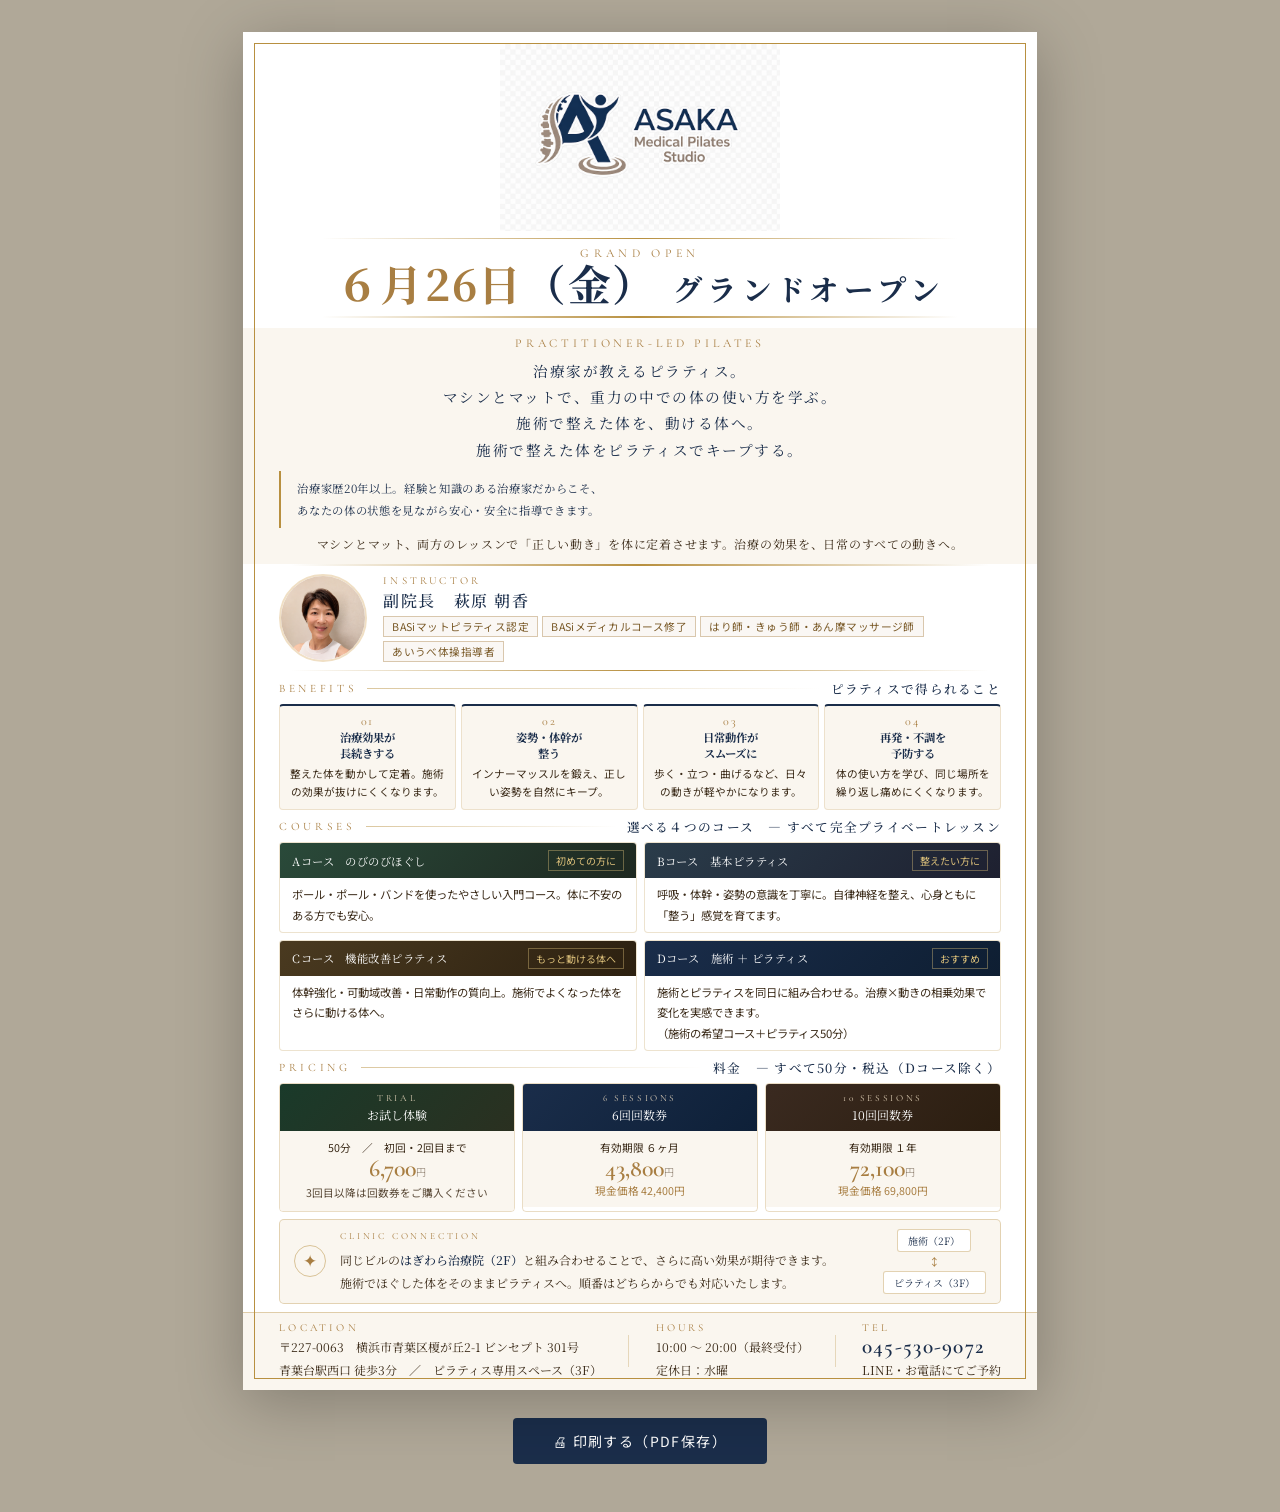
<file: sakihodonoha/flyer-pilates-grandopen.html>
<!DOCTYPE html>
<html lang="ja">
<head>
<meta charset="UTF-8">
<meta name="viewport" content="width=device-width, initial-scale=1.0">
<title>グランドオープンチラシ — ASAKA Medical Pilates Studio</title>
<link href="https://fonts.googleapis.com/css2?family=Noto+Serif+JP:wght@200;300;400;500;700&family=Noto+Sans+JP:wght@300;400;700&family=Cormorant+Garamond:ital,wght@0,300;0,400;0,600;1,400&display=swap" rel="stylesheet">
<style>
@page { size: A4 portrait; margin: 0; }
@media print {
  body { -webkit-print-color-adjust: exact; print-color-adjust: exact; }
  .no-print { display: none; }
}
* { box-sizing: border-box; margin: 0; padding: 0; }

body {
  font-family: 'Noto Sans JP', sans-serif;
  background: #b0a898;
  display: flex;
  flex-direction: column;
  align-items: center;
  padding: 32px 16px 48px;
}

/* ─── POSTER SHELL ─── */
.poster {
  width: 210mm;
  min-height: 297mm;
  background: #fff;
  position: relative;
  display: flex;
  flex-direction: column;
  box-shadow: 0 12px 60px rgba(0,0,0,.25);
}
.poster::after {
  content: '';
  position: absolute;
  inset: 11px;
  border: 1.5px solid #b89040;
  pointer-events: none;
  z-index: 10;
}

/* ─── ゴールド区切り線 ─── */
.gold-line {
  width: 88%;
  height: 1.5px;
  background: linear-gradient(to right, transparent, #b89040, transparent);
  margin: 0 auto;
}

/* ─── HEADER ─── */
.header {
  padding: 12px 36px 10px;
  display: flex;
  flex-direction: column;
  align-items: center;
  gap: 7px;
}
.header-logo {
  width: 280px;
  height: auto;
}
.header-open-date {
  text-align: center;
}
.open-label {
  font-family: 'Cormorant Garamond', serif;
  font-size: 9pt;
  letter-spacing: .36em;
  text-transform: uppercase;
  color: #a87e42;
  display: block;
  margin-bottom: 2px;
}
.open-date-row {
  display: flex;
  align-items: baseline;
  justify-content: center;
  gap: 16px;
}
.open-month {
  font-family: 'Noto Serif JP', serif;
  font-size: 32pt;
  font-weight: 700;
  color: #1a2d4a;
  line-height: 1;
  letter-spacing: .04em;
  white-space: nowrap;
}
.open-month em { font-style: normal; color: #a87e42; }
.open-timing {
  font-family: 'Noto Serif JP', serif;
  font-size: 22pt;
  font-weight: 700;
  color: #1a2d4a;
  letter-spacing: .18em;
  white-space: nowrap;
}

/* ─── CATCH ─── */
.catch-block {
  padding: 8px 36px 8px;
  text-align: center;
  background: #faf6ef;
}
.catch-main {
  font-family: 'Noto Serif JP', serif;
  font-size: 11pt;
  font-weight: 400;
  color: #1a2d4a;
  letter-spacing: .1em;
  line-height: 1.8;
}
.catch-sub {
  font-family: 'Noto Serif JP', serif;
  font-size: 9pt;
  font-weight: 400;
  color: #3a2a18;
  letter-spacing: .06em;
  line-height: 1.9;
  margin-top: 5px;
}

/* ─── INSTRUCTOR ─── */
.instructor-row {
  padding: 8px 36px;
  display: flex;
  align-items: center;
  gap: 16px;
  background: #fff;
}
.instructor-photo {
  width: 88px;
  height: 88px;
  border-radius: 50%;
  overflow: hidden;
  border: 2.5px solid #f0dfc4;
  flex-shrink: 0;
}
.instructor-photo img {
  width: 100%;
  height: 100%;
  object-fit: cover;
  object-position: 50% 60%;
}
.instructor-info {}
.instructor-title {
  font-family: 'Cormorant Garamond', serif;
  font-size: 8pt;
  letter-spacing: .3em;
  text-transform: uppercase;
  color: #a87e42;
  display: block;
  margin-bottom: 2px;
}
.instructor-name {
  font-family: 'Noto Serif JP', serif;
  font-size: 12pt;
  font-weight: 500;
  color: #1a2d4a;
  letter-spacing: .1em;
  display: block;
  margin-bottom: 4px;
}
.license-tags {
  display: flex;
  flex-wrap: wrap;
  gap: 4px;
}
.license-tag {
  font-size: 8pt;
  color: #7a5a28;
  border: 1px solid rgba(168,126,66,.4);
  background: rgba(168,126,66,.06);
  padding: 2px 8px;
  letter-spacing: .04em;
}

/* ─── BODY ─── */
.body-wrap {
  flex: 1;
  padding: 8px 36px;
  display: flex;
  flex-direction: column;
  gap: 7px;
}

/* ─── SECTION LABEL ─── */
.sec-label {
  display: flex;
  align-items: center;
  gap: 10px;
  margin-bottom: 6px;
}
.sec-label-en {
  font-family: 'Cormorant Garamond', serif;
  font-size: 8.5pt;
  letter-spacing: .32em;
  text-transform: uppercase;
  color: #a87e42;
  white-space: nowrap;
}
.sec-label-line {
  flex: 1;
  height: 1px;
  background: linear-gradient(to right, rgba(184,144,64,.5), transparent);
}
.sec-label-ja {
  font-family: 'Noto Serif JP', serif;
  font-size: 9.5pt;
  font-weight: 500;
  color: #1a2d4a;
  letter-spacing: .1em;
  white-space: nowrap;
}

/* ─── FEATURES ─── */
.features-grid {
  display: grid;
  grid-template-columns: repeat(4, 1fr);
  gap: 5px;
}
.feature-card {
  background: #faf6ef;
  border-radius: 4px;
  padding: 8px 7px;
  text-align: center;
  border: 1px solid rgba(184,144,64,.2);
  border-top: 2.5px solid #1a2d4a;
}
.feature-num {
  font-family: 'Cormorant Garamond', serif;
  font-size: 9pt;
  color: #a87e42;
  letter-spacing: .16em;
  display: block;
  margin-bottom: 2px;
}
.feature-title {
  font-family: 'Noto Serif JP', serif;
  font-size: 8.5pt;
  font-weight: 700;
  color: #1a2d4a;
  margin-bottom: 3px;
  line-height: 1.4;
}
.feature-desc {
  font-size: 8pt;
  font-weight: 400;
  color: #3a2a18;
  line-height: 1.7;
}

/* ─── COURSES ─── */
.courses-grid {
  display: grid;
  grid-template-columns: repeat(2, 1fr);
  gap: 7px;
}
.course-card {
  background: #fff;
  border-radius: 4px;
  overflow: hidden;
  border: 1px solid rgba(184,144,64,.25);
}
.course-head {
  padding: 7px 12px;
  display: flex;
  align-items: center;
  justify-content: space-between;
  gap: 8px;
}
.course-head--1 { background: linear-gradient(135deg,#2a4a3a,#1e2820); }
.course-head--2 { background: linear-gradient(135deg,#2a3c4a,#1e2030); }
.course-head--3 { background: linear-gradient(135deg,#4a3a20,#2c2010); }
.course-head--4 { background: linear-gradient(135deg,#1a2d4a,#0e1e32); }
.course-name {
  font-family: 'Noto Serif JP', serif;
  font-size: 8.5pt;
  font-weight: 400;
  color: #fff;
  letter-spacing: .04em;
}
.course-badge {
  font-size: 7.5pt;
  color: #dcc07a;
  border: 1px solid rgba(220,192,122,.4);
  padding: 2px 7px;
  white-space: nowrap;
  flex-shrink: 0;
}
.course-body { padding: 6px 12px 7px; }
.course-desc {
  font-size: 8.5pt;
  font-weight: 400;
  color: #3a2a18;
  line-height: 1.8;
}

/* ─── PRICING ─── */
.pricing-grid {
  display: grid;
  grid-template-columns: repeat(3, 1fr);
  gap: 7px;
}
.price-card {
  border-radius: 4px;
  overflow: hidden;
  border: 1px solid rgba(184,144,64,.3);
}
.price-card-head { padding: 8px 14px; text-align: center; }
.price-card-head--trial { background: linear-gradient(135deg,#1a3a2a,#2a3020); }
.price-card-head--6     { background: linear-gradient(135deg,#1a2d4a,#0e2038); }
.price-card-head--10    { background: linear-gradient(135deg,#3a2a20,#2c1e10); }
.price-plan-badge {
  font-family: 'Cormorant Garamond', serif;
  font-size: 7pt;
  letter-spacing: .28em;
  text-transform: uppercase;
  color: rgba(240,223,196,.9);
  display: block;
  margin-bottom: 2px;
}
.price-plan-name {
  font-family: 'Noto Serif JP', serif;
  font-size: 9pt;
  font-weight: 400;
  color: #fff;
}
.price-card-body {
  background: #faf6ef;
  padding: 9px 14px;
  text-align: center;
  display: flex;
  flex-direction: column;
  align-items: center;
  gap: 2px;
}
.price-mins { font-size: 8pt; font-weight: 400; color: #3a2a18; }
.price-val {
  font-family: 'Cormorant Garamond', serif;
  font-size: 18pt;
  font-weight: 600;
  color: #a87e42;
  line-height: 1;
}
.price-val small {
  font-family: 'Noto Sans JP', sans-serif;
  font-size: 7.5pt;
  font-weight: 300;
  color: #7a6a58;
}
.price-cash { font-size: 8pt; color: #a87e42; }
.price-note-small {
  font-size: 8pt;
  font-weight: 400;
  color: #5a4a38;
  text-align: center;
  line-height: 1.8;
}

/* ─── CLINIC CONNECTION ─── */
.clinic-link {
  background: #faf6ef;
  border: 1.5px solid rgba(184,144,64,.35);
  border-radius: 5px;
  padding: 8px 14px;
  display: flex;
  align-items: center;
  gap: 14px;
}
.clinic-link-icon {
  flex-shrink: 0;
  width: 32px; height: 32px;
  border: 1px solid rgba(184,144,64,.5);
  border-radius: 50%;
  display: flex; align-items: center; justify-content: center;
  font-family: 'Cormorant Garamond', serif;
  font-size: 13pt;
  color: #a87e42;
}
.clinic-link-label {
  font-family: 'Cormorant Garamond', serif;
  font-size: 7pt;
  letter-spacing: .3em;
  text-transform: uppercase;
  color: #a87e42;
  display: block;
  margin-bottom: 3px;
}
.clinic-link-body {
  font-family: 'Noto Serif JP', serif;
  font-size: 9pt;
  font-weight: 400;
  color: #3a2a18;
  line-height: 1.9;
  flex: 1;
}
.clinic-link-body strong { color: #1a2d4a; font-weight: 500; }
.clinic-link-flow {
  flex-shrink: 0;
  display: flex;
  flex-direction: column;
  align-items: center;
  gap: 2px;
}
.flow-step {
  font-family: 'Noto Serif JP', serif;
  font-size: 7.5pt;
  color: #1a2d4a;
  background: #fff;
  border: 1px solid rgba(184,144,64,.4);
  border-radius: 3px;
  padding: 3px 10px;
  white-space: nowrap;
}
.flow-arrow { font-size: 8pt; color: #a87e42; }

/* ─── FOOTER ─── */
.footer {
  padding: 8px 36px;
  border-top: 1.5px solid rgba(184,144,64,.4);
  display: flex;
  align-items: center;
  justify-content: space-between;
  gap: 20px;
  background: #faf6ef;
}
.footer-label {
  font-family: 'Cormorant Garamond', serif;
  font-size: 8pt;
  letter-spacing: .3em;
  text-transform: uppercase;
  color: #a87e42;
  display: block;
  margin-bottom: 2px;
}
.footer-value {
  font-family: 'Noto Serif JP', serif;
  font-size: 9pt;
  font-weight: 400;
  color: #3a2a18;
  line-height: 1.9;
}
.footer-tel {
  font-family: 'Cormorant Garamond', serif;
  font-size: 16pt;
  font-weight: 600;
  color: #1a2d4a;
  letter-spacing: .06em;
  line-height: 1;
}
.footer-sep {
  width: 1px;
  height: 32px;
  background: rgba(184,144,64,.3);
}
</style>
</head>
<body>

<div class="poster">

  <!-- ─── HEADER ─── -->
  <div class="header">
    <img class="header-logo" src="../images/logo-asaka-2026.png" alt="ASAKA Medical Pilates Studio">
    <div class="gold-line"></div>
    <div class="header-open-date">
      <span class="open-label">Grand Open</span>
      <div class="open-date-row">
        <span class="open-month"><em>６月26日</em>（金）</span>
        <span class="open-timing">グランドオープン</span>
      </div>
    </div>
    <div class="gold-line"></div>
  </div>

  <!-- ─── CATCH ─── -->
  <div class="catch-block">
    <p style="font-family:'Cormorant Garamond',serif;font-size:9pt;letter-spacing:.32em;text-transform:uppercase;color:#a87e42;margin-bottom:8px">Practitioner-Led Pilates</p>
    <p class="catch-main">治療家が教えるピラティス。<br>マシンとマットで、重力の中での体の使い方を学ぶ。<br>施術で整えた体を、動ける体へ。<br>施術で整えた体をピラティスでキープする。</p>
    <p style="font-family:'Noto Serif JP',serif;font-size:8.5pt;font-weight:400;color:#1a2d4a;letter-spacing:.06em;line-height:1.9;margin-top:8px;padding:7px 16px;border-left:2px solid #b89040;text-align:left">
      治療家歴20年以上。経験と知識のある治療家だからこそ、<br>あなたの体の状態を見ながら安心・安全に指導できます。
    </p>
    <p class="catch-sub">マシンとマット、両方のレッスンで「正しい動き」を体に定着させます。治療の効果を、日常のすべての動きへ。</p>
  </div>

  <div class="gold-line" style="margin:0 auto"></div>

  <!-- ─── INSTRUCTOR ─── -->
  <div class="instructor-row">
    <div class="instructor-photo">
      <img src="../images/asaka-pilates.png" alt="副院長 萩原朝香">
    </div>
    <div class="instructor-info">
      <span class="instructor-title">Instructor</span>
      <span class="instructor-name">副院長　萩原 朝香</span>
      <div class="license-tags">
        <span class="license-tag">BASiマットピラティス認定</span>
        <span class="license-tag">BASiメディカルコース修了</span>
        <span class="license-tag">はり師・きゅう師・あん摩マッサージ師</span>
        <span class="license-tag">あいうべ体操指導者</span>
      </div>
    </div>
  </div>

  <div class="gold-line" style="margin:0 auto"></div>

  <!-- ─── BODY ─── -->
  <div class="body-wrap">

    <!-- Benefits -->
    <div>
      <div class="sec-label">
        <span class="sec-label-en">Benefits</span>
        <div class="sec-label-line"></div>
        <span class="sec-label-ja">ピラティスで得られること</span>
      </div>
      <div class="features-grid">
        <div class="feature-card">
          <span class="feature-num">01</span>
          <p class="feature-title">治療効果が<br>長続きする</p>
          <p class="feature-desc">整えた体を動かして定着。施術の効果が抜けにくくなります。</p>
        </div>
        <div class="feature-card">
          <span class="feature-num">02</span>
          <p class="feature-title">姿勢・体幹が<br>整う</p>
          <p class="feature-desc">インナーマッスルを鍛え、正しい姿勢を自然にキープ。</p>
        </div>
        <div class="feature-card">
          <span class="feature-num">03</span>
          <p class="feature-title">日常動作が<br>スムーズに</p>
          <p class="feature-desc">歩く・立つ・曲げるなど、日々の動きが軽やかになります。</p>
        </div>
        <div class="feature-card">
          <span class="feature-num">04</span>
          <p class="feature-title">再発・不調を<br>予防する</p>
          <p class="feature-desc">体の使い方を学び、同じ場所を繰り返し痛めにくくなります。</p>
        </div>
      </div>
    </div>

    <!-- Courses -->
    <div>
      <div class="sec-label">
        <span class="sec-label-en">Courses</span>
        <div class="sec-label-line"></div>
        <span class="sec-label-ja">選べる４つのコース　— すべて完全プライベートレッスン</span>
      </div>
      <div class="courses-grid">
        <div class="course-card">
          <div class="course-head course-head--1">
            <span class="course-name">Aコース　のびのびほぐし</span>
            <span class="course-badge">初めての方に</span>
          </div>
          <div class="course-body">
            <p class="course-desc">ボール・ポール・バンドを使ったやさしい入門コース。体に不安のある方でも安心。</p>
          </div>
        </div>
        <div class="course-card">
          <div class="course-head course-head--2">
            <span class="course-name">Bコース　基本ピラティス</span>
            <span class="course-badge">整えたい方に</span>
          </div>
          <div class="course-body">
            <p class="course-desc">呼吸・体幹・姿勢の意識を丁寧に。自律神経を整え、心身ともに「整う」感覚を育てます。</p>
          </div>
        </div>
        <div class="course-card">
          <div class="course-head course-head--3">
            <span class="course-name">Cコース　機能改善ピラティス</span>
            <span class="course-badge">もっと動ける体へ</span>
          </div>
          <div class="course-body">
            <p class="course-desc">体幹強化・可動域改善・日常動作の質向上。施術でよくなった体をさらに動ける体へ。</p>
          </div>
        </div>
        <div class="course-card">
          <div class="course-head course-head--4">
            <span class="course-name">Dコース　施術 ＋ ピラティス</span>
            <span class="course-badge">おすすめ</span>
          </div>
          <div class="course-body">
            <p class="course-desc">施術とピラティスを同日に組み合わせる。治療×動きの相乗効果で変化を実感できます。<br>（施術の希望コース＋ピラティス50分）</p>
          </div>
        </div>
      </div>
    </div>

    <!-- Pricing -->
    <div>
      <div class="sec-label">
        <span class="sec-label-en">Pricing</span>
        <div class="sec-label-line"></div>
        <span class="sec-label-ja">料金　— すべて50分・税込（Dコース除く）</span>
      </div>
      <div class="pricing-grid">
        <div class="price-card">
          <div class="price-card-head price-card-head--trial">
            <span class="price-plan-badge">Trial</span>
            <p class="price-plan-name">お試し体験</p>
          </div>
          <div class="price-card-body">
            <span class="price-mins">50分　／　初回・2回目まで</span>
            <span class="price-val">6,700<small>円</small></span>
            <span class="price-note-small">3回目以降は回数券をご購入ください</span>
          </div>
        </div>
        <div class="price-card">
          <div class="price-card-head price-card-head--6">
            <span class="price-plan-badge">6 Sessions</span>
            <p class="price-plan-name">6回回数券</p>
          </div>
          <div class="price-card-body">
            <span class="price-mins">有効期限 ６ヶ月</span>
            <span class="price-val">43,800<small>円</small></span>
            <span class="price-cash">現金価格 42,400円</span>
          </div>
        </div>
        <div class="price-card">
          <div class="price-card-head price-card-head--10">
            <span class="price-plan-badge">10 Sessions</span>
            <p class="price-plan-name">10回回数券</p>
          </div>
          <div class="price-card-body">
            <span class="price-mins">有効期限 １年</span>
            <span class="price-val">72,100<small>円</small></span>
            <span class="price-cash">現金価格 69,800円</span>
          </div>
        </div>
      </div>
    </div>

    <!-- Clinic connection -->
    <div class="clinic-link">
      <div class="clinic-link-icon">✦</div>
      <div class="clinic-link-body">
        <span class="clinic-link-label">Clinic Connection</span>
        同じビルの<strong>はぎわら治療院（2F）</strong>と組み合わせることで、さらに高い効果が期待できます。<br>
        施術でほぐした体をそのままピラティスへ。順番はどちらからでも対応いたします。
      </div>
      <div class="clinic-link-flow">
        <span class="flow-step">施術（2F）</span>
        <span class="flow-arrow">↕</span>
        <span class="flow-step">ピラティス（3F）</span>
      </div>
    </div>

  </div>

  <!-- ─── FOOTER ─── -->
  <div class="footer">
    <div>
      <span class="footer-label">Location</span>
      <p class="footer-value">〒227-0063　横浜市青葉区榎が丘2-1 ビンセプト 301号<br>青葉台駅西口 徒歩3分　／　ピラティス専用スペース（3F）</p>
    </div>
    <div class="footer-sep"></div>
    <div>
      <span class="footer-label">Hours</span>
      <p class="footer-value">10:00 〜 20:00（最終受付）<br>定休日：水曜</p>
    </div>
    <div class="footer-sep"></div>
    <div>
      <span class="footer-label">Tel</span>
      <p class="footer-tel">045-530-9072</p>
      <p class="footer-value" style="margin-top:2px">LINE・お電話にてご予約</p>
    </div>
  </div>

</div>

<button class="no-print" onclick="window.print()" style="margin-top:28px;padding:13px 40px;background:#1a2d4a;color:#fff;font-family:'Noto Sans JP',sans-serif;font-size:14px;border:none;border-radius:4px;cursor:pointer;letter-spacing:.1em">🖨 印刷する（PDF保存）</button>

</body>
</html>
</file>
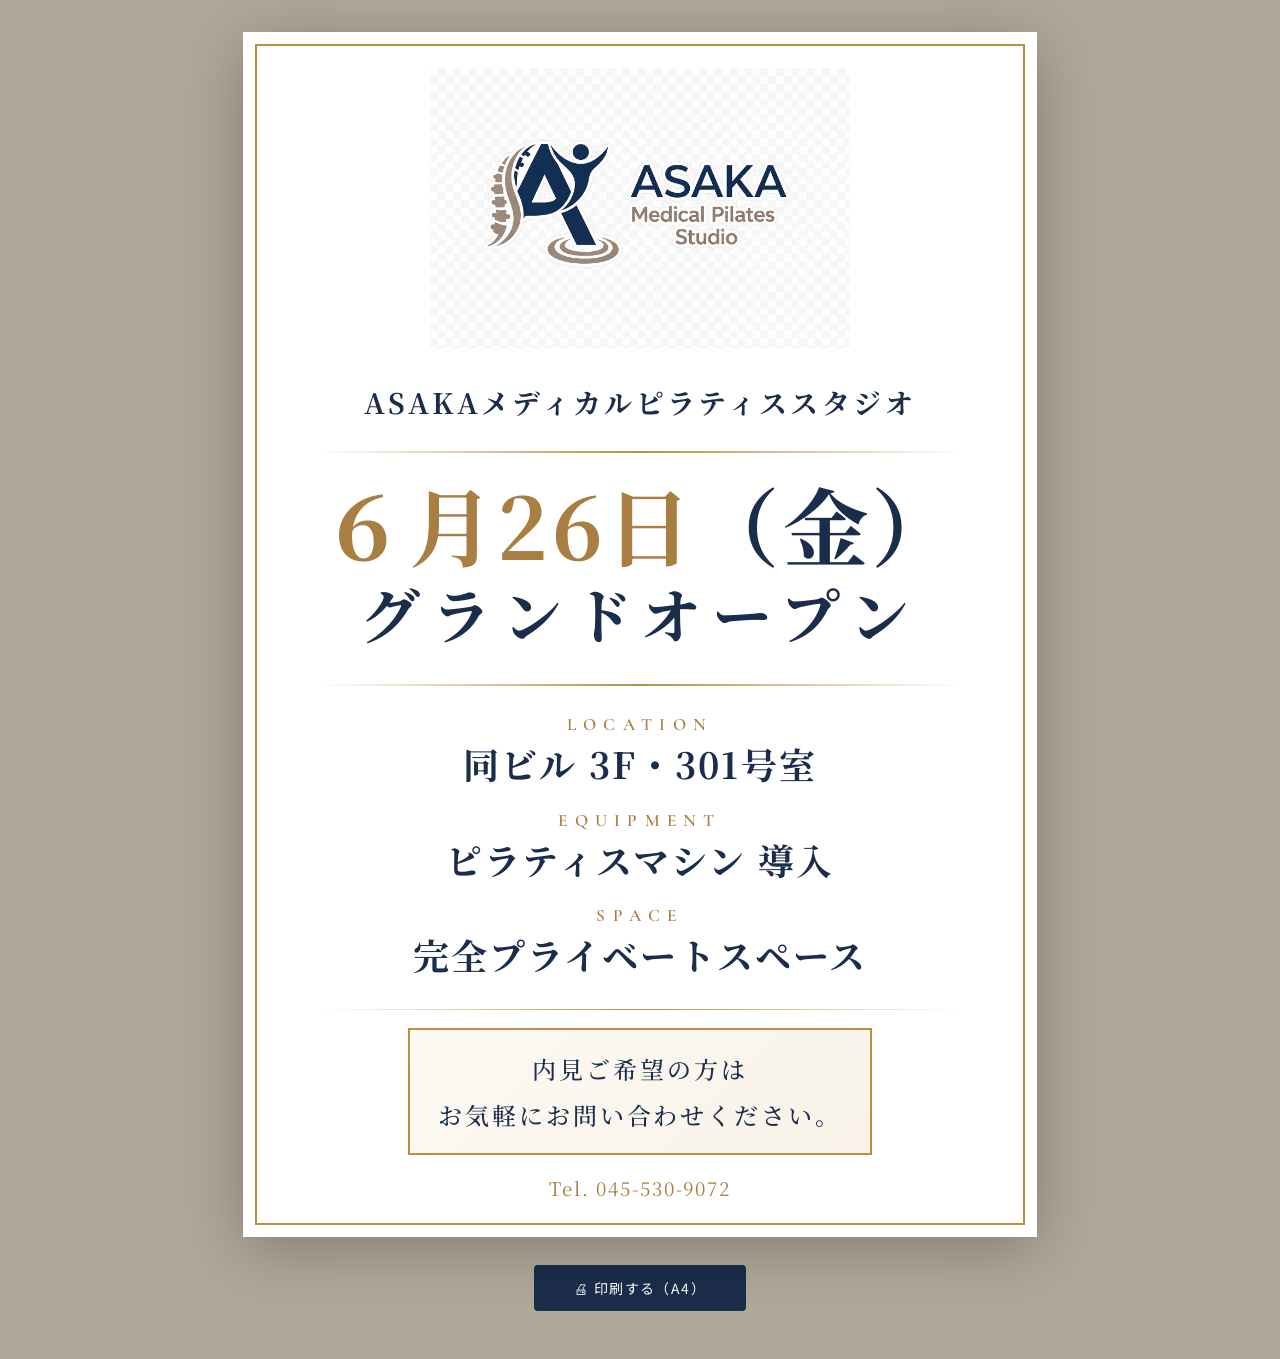
<file: sakihodonoha/poster-open　白.html>
<!DOCTYPE html>
<html lang="ja">
<head>
<meta charset="UTF-8">
<meta name="viewport" content="width=device-width, initial-scale=1.0">
<title>オープン告知ポスター — ASAKA Medical Pilates Studio</title>
<link href="https://fonts.googleapis.com/css2?family=Noto+Serif+JP:wght@300;400;500;700;900&family=Noto+Sans+JP:wght@400;700;900&family=Cormorant+Garamond:wght@600&display=swap" rel="stylesheet">
<style>
@page { size: A4 portrait; margin: 0; }
@media print {
  body { -webkit-print-color-adjust: exact; print-color-adjust: exact; }
  .no-print { display: none; }
}
* { box-sizing: border-box; margin: 0; padding: 0; }

body {
  font-family: 'Noto Sans JP', sans-serif;
  background: #b0a898;
  display: flex;
  flex-direction: column;
  align-items: center;
  padding: 32px 16px 48px;
}

.poster {
  width: 210mm;
  min-height: 297mm;
  background: #fff;
  position: relative;
  display: flex;
  flex-direction: column;
  align-items: center;
  justify-content: center;
  padding: 36px 40px 36px;
  box-shadow: 0 12px 60px rgba(0,0,0,.25);
}

.poster::after {
  content: '';
  position: absolute;
  inset: 12px;
  border: 2px solid #b89040;
  pointer-events: none;
}

.poster-inner {
  position: relative;
  z-index: 2;
  width: 100%;
  display: flex;
  flex-direction: column;
  align-items: center;
  gap: 0;
}

/* ── ロゴ ── */
.logo-wrap {
  margin-bottom: 28px;
}
.logo-wrap img {
  width: 420px;
  height: auto;
}

/* ── スタジオ名 ── */
.studio-name {
  font-family: 'Noto Serif JP', serif;
  font-size: 21pt;
  font-weight: 700;
  color: #1a2d4a;
  letter-spacing: .12em;
  text-align: center;
  line-height: 1.5;
  margin-bottom: 28px;
}

/* ── 区切り ── */
.divider {
  width: 90%;
  height: 2px;
  background: linear-gradient(to right, transparent, #b89040, transparent);
  margin-bottom: 28px;
}

/* ── OPEN告知 ── */
.open-block {
  text-align: center;
  margin-bottom: 28px;
}

.open-month {
  font-family: 'Noto Serif JP', serif;
  font-size: 64pt;
  font-weight: 700;
  color: #1a2d4a;
  line-height: 1;
  display: block;
  letter-spacing: .04em;
  white-space: nowrap;
}
.open-month em {
  font-style: normal;
  color: #a87e42;
}

.open-timing {
  font-family: 'Noto Serif JP', serif;
  font-size: 45pt;
  font-weight: 700;
  color: #1a2d4a;
  letter-spacing: .18em;
  display: block;
  margin-top: 4px;
}

/* ── 区切り ── */
.divider2 {
  width: 90%;
  height: 2px;
  background: linear-gradient(to right, transparent, #b89040, transparent);
  margin-bottom: 28px;
}

/* ── 情報リスト ── */
.info-list {
  width: 100%;
  display: flex;
  flex-direction: column;
  gap: 20px;
  margin-bottom: 28px;
}

.info-item {
  display: flex;
  flex-direction: column;
  align-items: center;
  gap: 4px;
}

.info-en {
  font-family: 'Cormorant Garamond', serif;
  font-size: 13pt;
  font-weight: 600;
  letter-spacing: .42em;
  text-transform: uppercase;
  color: #a87e42;
}

.info-text {
  font-family: 'Noto Serif JP', serif;
  font-size: 27pt;
  font-weight: 700;
  color: #1a2d4a;
  letter-spacing: .06em;
  text-align: center;
  line-height: 1.4;
}

/* ── フッター ── */
.footer-divider {
  width: 90%;
  height: 1.5px;
  background: linear-gradient(to right, transparent, #b89040, transparent);
  margin-bottom: 18px;
}

.footer-text {
  font-family: 'Noto Serif JP', serif;
  font-size: 12pt;
  font-weight: 400;
  color: #7a6a58;
  letter-spacing: .1em;
  line-height: 2;
  text-align: center;
}

/* ── 印刷ボタン ── */
.print-btn {
  margin-top: 28px;
  padding: 13px 40px;
  background: #1a2d4a;
  color: #fff;
  font-family: 'Noto Sans JP', sans-serif;
  font-size: 14px;
  border: none;
  border-radius: 4px;
  cursor: pointer;
  letter-spacing: .1em;
  transition: background .2s;
}
.print-btn:hover { background: #2a4a70; }
</style>
</head>
<body>

<div class="poster">
  <div class="poster-inner">

    <!-- ロゴ -->
    <div class="logo-wrap">
      <img src="../images/logo-asaka-2026.png" alt="ASAKA Medical Pilates Studio">
    </div>

    <!-- スタジオ名 -->
    <p class="studio-name">ASAKAメディカルピラティススタジオ</p>

    <div class="divider"></div>

    <!-- OPEN告知 -->
    <div class="open-block">
      <span class="open-month"><em>６月26日</em>（金）</span>
      <span class="open-timing">グランドオープン</span>
    </div>

    <div class="divider2"></div>

    <!-- 情報 -->
    <div class="info-list">
      <div class="info-item">
        <span class="info-en">Location</span>
        <span class="info-text">同ビル 3F・301号室</span>
      </div>
      <div class="info-item">
        <span class="info-en">Equipment</span>
        <span class="info-text">ピラティスマシン 導入</span>
      </div>
      <div class="info-item">
        <span class="info-en">Space</span>
        <span class="info-text">完全プライベートスペース</span>
      </div>
    </div>

    <div class="footer-divider"></div>

    <p style="font-family:'Noto Serif JP',serif;font-size:18pt;font-weight:500;color:#1a2d4a;letter-spacing:.12em;text-align:center;line-height:1.9;padding:16px 28px;border:2px solid #b89040;background:linear-gradient(135deg,#fdfaf4,#f8f2e8)">
      内見ご希望の方は<br>お気軽にお問い合わせください。
    </p>

    <p style="font-family:'Noto Serif JP',serif;font-size:14pt;font-weight:400;color:#a87e42;letter-spacing:.1em;text-align:center;margin-top:20px">
      Tel. 045-530-9072
    </p>

  </div>
</div>

<button class="print-btn no-print" onclick="window.print()">🖨 印刷する（A4）</button>

</body>
</html>
</file>
<file: css/common.css>
/* =============================================
   HAGIWARA CLINIC — Common Styles
   ============================================= */

/* Tokens */
:root {
  --c-bg:       #f8f5f0;
  --c-bg2:      #f0ebe2;
  --c-bg3:      #e8e0d4;
  --c-ink:      #28201a;
  --c-ink2:     #3e3228;
  --c-ink3:     #6a5e52;
  --c-forest:   #2a4a3a;
  --c-forest2:  #3a6050;
  --c-forest3:  #507868;
  --c-gold:     #a87e42;
  --c-gold2:    #c89e54;
  --c-gold3:    #dcc07a;
  --c-gold-pale:#f0dfc4;
  --c-pink-pale:#faf0f0;
  --f-serif:   'Noto Serif JP', serif;
  --f-sans:    'Noto Sans JP', sans-serif;
  --f-latin:   'Cormorant Garamond', serif;
  --ease:      cubic-bezier(.16,1,.3,1);
  --r:         6px;
  --shadow:    0 4px 28px rgba(40,28,18,.10);
}

/* Reset */
*,*::before,*::after{box-sizing:border-box;margin:0;padding:0}
html{scroll-behavior:smooth;font-size:18px}
body{font-family:var(--f-sans);background:var(--c-bg);color:var(--c-ink);line-height:2;-webkit-font-smoothing:antialiased;overflow-x:hidden}
img{display:block;max-width:100%;height:auto}
a{color:inherit;text-decoration:none}
ul{list-style:none}
button{cursor:pointer;background:none;border:none;font:inherit}

/* Layout */
.wrap{max-width:1140px;margin:0 auto;padding:0 clamp(20px,5vw,64px)}
.wrap--narrow{max-width:800px;margin:0 auto;padding:0 clamp(20px,5vw,64px)}
.section{padding:clamp(72px,10vw,120px) 0}
.section--cream{background:var(--c-bg)}
.section--warm{background:var(--c-bg2)}
.section--deeper{background:var(--c-bg3)}
.section--forest{background:var(--c-forest)}
.section--dark{background:#1e1a14}
.section--pink{background:var(--c-pink-pale)}

/* Scroll reveal */
[data-reveal]{opacity:0;transform:translateY(28px);transition:opacity .8s var(--ease),transform .8s var(--ease)}
[data-reveal].on{opacity:1;transform:none}
[data-reveal][data-d="1"]{transition-delay:.1s}
[data-reveal][data-d="2"]{transition-delay:.2s}
[data-reveal][data-d="3"]{transition-delay:.3s}
[data-reveal][data-d="4"]{transition-delay:.4s}

/* Typography helpers */
.label{font-family:var(--f-latin);font-size:.68rem;letter-spacing:.32em;text-transform:uppercase;color:var(--c-gold);display:block}
.label--light{color:var(--c-gold2)}
.heading{font-family:var(--f-serif);font-weight:300;line-height:1.55}
.divider{display:block;width:36px;height:1px;background:var(--c-gold);margin-top:20px}

/* Section header */
.sec-head{margin-bottom:clamp(44px,6vw,72px)}
.sec-head .label{margin-bottom:14px}
.sec-head .heading{font-size:clamp(1.5rem,2.8vw,2.3rem);color:var(--c-ink)}
.sec-head--light .heading{color:#fff}
.sec-head .sub{font-size:.86rem;font-weight:300;color:var(--c-ink3);line-height:2.2;margin-top:18px;max-width:560px}
.sec-head--light .sub{color:rgba(255,255,255,.6)}
.sec-head.center{text-align:center}
.sec-head.center .sub{margin-left:auto;margin-right:auto}
.sec-head.center .divider{margin-left:auto;margin-right:auto}

/* ── Navigation ── */
#site-nav{
  position:fixed;top:0;left:0;right:0;z-index:500;
  height:68px;display:flex;align-items:center;justify-content:space-between;
  padding:0 clamp(20px,4vw,56px);
  transition:background .4s,box-shadow .4s;
}
#site-nav.scrolled{background:rgba(248,245,240,.96);backdrop-filter:blur(16px);box-shadow:0 1px 0 rgba(0,0,0,.07)}
.nav-logo{display:flex;flex-direction:column;gap:1px}
.nav-logo__ja{font-family:var(--f-serif);font-weight:400;font-size:1rem;letter-spacing:.07em;color:#fff;transition:color .4s;line-height:1.2}
.nav-logo__en{font-family:var(--f-latin);font-style:italic;font-size:.56rem;letter-spacing:.2em;color:rgba(255,255,255,.5);transition:color .4s}
#site-nav.scrolled .nav-logo__ja{color:var(--c-ink)}
#site-nav.scrolled .nav-logo__en{color:var(--c-gold)}

.nav-menu{display:flex;align-items:center;gap:clamp(18px,2.5vw,32px)}
.nav-menu a{font-size:.72rem;font-weight:300;letter-spacing:.09em;color:rgba(255,255,255,.7);transition:color .3s;white-space:nowrap;position:relative}
.nav-menu a::after{content:'';position:absolute;bottom:-4px;left:0;width:0;height:1px;background:var(--c-gold2);transition:width .3s var(--ease)}
.nav-menu a:hover{color:#fff}
.nav-menu a:hover::after{width:100%}
.nav-menu a.active{color:var(--c-gold3) !important}
.nav-menu a.active::after{width:100%}
#site-nav.scrolled .nav-menu a{color:var(--c-ink3)}
#site-nav.scrolled .nav-menu a:hover{color:var(--c-gold)}

.nav-book{font-size:.68rem !important;padding:8px 20px;border:1px solid rgba(255,255,255,.28);transition:all .3s !important}
.nav-book::after{display:none !important}
.nav-book:hover{background:var(--c-gold) !important;border-color:var(--c-gold) !important;color:#fff !important}
#site-nav.scrolled .nav-book{border-color:var(--c-gold) !important;color:var(--c-gold) !important}
#site-nav.scrolled .nav-book:hover{background:var(--c-gold) !important;color:#fff !important}

.nav-burger{display:none;flex-direction:column;gap:5px;padding:6px}
.nav-burger span{display:block;width:22px;height:1px;background:rgba(255,255,255,.8);transition:background .3s}
#site-nav.scrolled .nav-burger span{background:var(--c-ink)}

#nav-drawer{
  display:none;position:fixed;inset:0;z-index:490;
  background:rgba(248,245,240,.98);backdrop-filter:blur(20px);
  flex-direction:column;align-items:center;justify-content:center;gap:26px;
}
#nav-drawer.open{display:flex}
.drawer-close{position:absolute;top:20px;right:clamp(20px,4vw,56px);font-size:1.4rem;color:var(--c-ink3);transition:color .3s}
.drawer-close:hover{color:var(--c-gold)}
#nav-drawer a{font-family:var(--f-serif);font-size:1.55rem;font-weight:300;color:var(--c-ink);letter-spacing:.06em;transition:color .3s}
#nav-drawer a:hover{color:var(--c-gold)}

/* ── Page Hero Banner (subpages) ── */
.page-hero{
  position:relative;
  height:clamp(260px,36vw,400px);
  display:flex;align-items:flex-end;
  padding-bottom:clamp(40px,6vw,72px);
  overflow:hidden;
}
.page-hero-bg{position:absolute;inset:0;background:linear-gradient(155deg,#1e4038,#2a3020 60%,#1a1008)}
.page-hero-bg::after{content:'';position:absolute;inset:0;background:radial-gradient(ellipse 55% 55% at 70% 45%,rgba(160,120,64,.18) 0%,transparent 65%)}
.page-hero-content{position:relative;z-index:2;width:100%;padding-top:68px}
.page-hero .label{margin-bottom:12px}
.page-hero .heading{font-size:clamp(2rem,5vw,3.6rem);font-weight:200;color:#fff}
.page-hero .sub{font-family:var(--f-latin);font-style:italic;font-size:clamp(.9rem,1.6vw,1.15rem);color:rgba(255,255,255,.4);letter-spacing:.08em;margin-top:6px}

/* ── Buttons ── */
.btn{display:inline-flex;align-items:center;gap:10px;font-size:.75rem;font-weight:300;letter-spacing:.12em;padding:14px 36px;border:1px solid;transition:all .35s}
.btn-fill{background:var(--c-gold);border-color:var(--c-gold);color:#fff}
.btn-fill:hover{background:var(--c-gold2);border-color:var(--c-gold2)}
.btn-ghost-w{background:transparent;border-color:rgba(255,255,255,.24);color:rgba(255,255,255,.65)}
.btn-ghost-w:hover{border-color:var(--c-gold3);color:var(--c-gold3)}
.btn-ghost-d{background:transparent;border-color:rgba(160,120,64,.35);color:var(--c-gold)}
.btn-ghost-d:hover{background:var(--c-gold);border-color:var(--c-gold);color:#fff}

/* ── Cards ── */
.card{background:#fff;border:1px solid rgba(120,100,80,.1);border-radius:var(--r);overflow:hidden;box-shadow:var(--shadow)}

/* ── Announce bar ── */
#announce{
  background:linear-gradient(90deg,#3a5e4c,#4a3828);
  height:50px;display:flex;align-items:center;justify-content:center;gap:16px;
  padding:0 clamp(20px,4vw,56px);overflow:hidden;
}
.announce-badge{font-family:var(--f-latin);font-size:.58rem;letter-spacing:.22em;text-transform:uppercase;color:var(--c-gold2);border:1px solid rgba(192,152,80,.4);padding:3px 10px;white-space:nowrap}
.announce-text{font-family:var(--f-serif);font-size:.8rem;color:rgba(255,255,255,.75);letter-spacing:.03em}
.announce-text strong{color:var(--c-gold3);font-weight:400}

/* ── SNS links ── */
.sns-row{display:flex;gap:12px;flex-wrap:wrap}
.sns-btn{
  display:inline-flex;align-items:center;gap:9px;
  font-size:.72rem;font-weight:300;letter-spacing:.1em;
  padding:11px 20px;border-radius:3px;
  transition:opacity .25s,transform .25s;
}
.sns-btn:hover{opacity:.85;transform:translateY(-2px)}
.sns-btn--line{background:#06C755;color:#fff}
.sns-btn--x{background:#000;color:#fff}
.sns-btn--ig{background:linear-gradient(135deg,#f09433,#e6683c 25%,#dc2743 50%,#cc2366 75%,#bc1888);color:#fff}
.sns-btn svg{width:16px;height:16px;fill:currentColor;flex-shrink:0}

/* ── Staff badge ── */
.staff-badge{
  display:inline-flex;align-items:center;gap:7px;
  font-size:.68rem;font-weight:400;color:var(--c-forest2);
  background:rgba(50,96,80,.08);border:1px solid rgba(50,96,80,.18);
  border-radius:2px;padding:4px 12px;letter-spacing:.06em;
}
.staff-badge::before{content:'★';font-size:.55rem;color:var(--c-gold)}

/* ── License badge ── */
.license-row{display:flex;flex-wrap:wrap;gap:7px;margin-top:14px}
.license-tag{font-size:.66rem;font-weight:400;color:var(--c-forest);background:rgba(42,74,58,.08);border:1px solid rgba(42,74,58,.16);padding:4px 11px;border-radius:2px;letter-spacing:.05em;white-space:nowrap}

/* ── Pricing table ── */
.price-block{background:#fff;border:1px solid rgba(120,100,80,.1);border-radius:var(--r);overflow:hidden;box-shadow:var(--shadow)}
.price-block-head{background:var(--c-forest);padding:18px 24px;display:flex;align-items:center;justify-content:space-between}
.price-block-title{font-family:var(--f-serif);font-size:.95rem;font-weight:400;color:#fff;letter-spacing:.04em}
.price-block-badge{font-size:.62rem;color:var(--c-gold3);border:1px solid rgba(220,192,122,.4);padding:3px 10px;letter-spacing:.08em}
.price-row{display:flex;align-items:baseline;justify-content:space-between;padding:14px 24px;border-bottom:1px solid rgba(120,100,80,.08)}
.price-row:last-child{border-bottom:none}
.price-name{font-family:var(--f-serif);font-size:.88rem;font-weight:300;color:var(--c-ink2)}
.price-sub{font-size:.7rem;font-weight:300;color:var(--c-ink3);display:block;margin-top:2px}
.price-val{font-family:var(--f-latin);font-size:1.5rem;font-weight:300;color:var(--c-gold);white-space:nowrap}
.price-val small{font-family:var(--f-sans);font-size:.62rem;color:var(--c-ink3);margin-left:3px}
.price-note{padding:12px 24px;font-size:.72rem;font-weight:300;color:var(--c-ink3);line-height:1.9;background:rgba(248,245,240,.6);border-top:1px solid rgba(120,100,80,.08)}

/* ── Footer ── */
#site-footer{
  background:#1a1510;
  padding:clamp(44px,7vw,80px) 0 clamp(24px,4vw,40px);
}
.footer-inner{display:grid;grid-template-columns:1.4fr 1fr 1fr;gap:clamp(32px,5vw,64px);margin-bottom:clamp(36px,5vw,56px)}
.footer-brand .label{margin-bottom:14px}
.footer-name{font-family:var(--f-serif);font-size:1.1rem;font-weight:300;color:#fff;letter-spacing:.07em;margin-bottom:8px}
.footer-addr{font-size:.75rem;font-weight:300;color:rgba(255,255,255,.38);line-height:2;letter-spacing:.04em}
.footer-col-title{font-family:var(--f-latin);font-size:.65rem;letter-spacing:.28em;text-transform:uppercase;color:var(--c-gold2);margin-bottom:16px}
.footer-links{display:flex;flex-direction:column;gap:10px}
.footer-links a{font-size:.78rem;font-weight:300;color:rgba(255,255,255,.45);letter-spacing:.04em;transition:color .3s}
.footer-links a:hover{color:var(--c-gold3)}
.footer-tel{font-family:var(--f-latin);font-size:1.8rem;font-weight:300;color:var(--c-gold3);letter-spacing:.06em;display:block;margin-bottom:4px}
.footer-hours{font-size:.74rem;font-weight:300;color:rgba(255,255,255,.38);line-height:2}
.footer-copy{border-top:1px solid rgba(255,255,255,.06);padding-top:clamp(20px,3vw,28px);font-family:var(--f-latin);font-size:.62rem;letter-spacing:.2em;color:rgba(255,255,255,.2)}

/* ── Responsive ── */
@media(max-width:900px){
  .nav-menu{display:none}
  .nav-burger{display:flex}
  .footer-inner{grid-template-columns:1fr 1fr}
  .footer-brand{grid-column:1/-1}
}
@media(max-width:600px){
  html{font-size:16px}
  .footer-inner{grid-template-columns:1fr}
}

/* ── JS reveal script (shared) ── */
</file>
